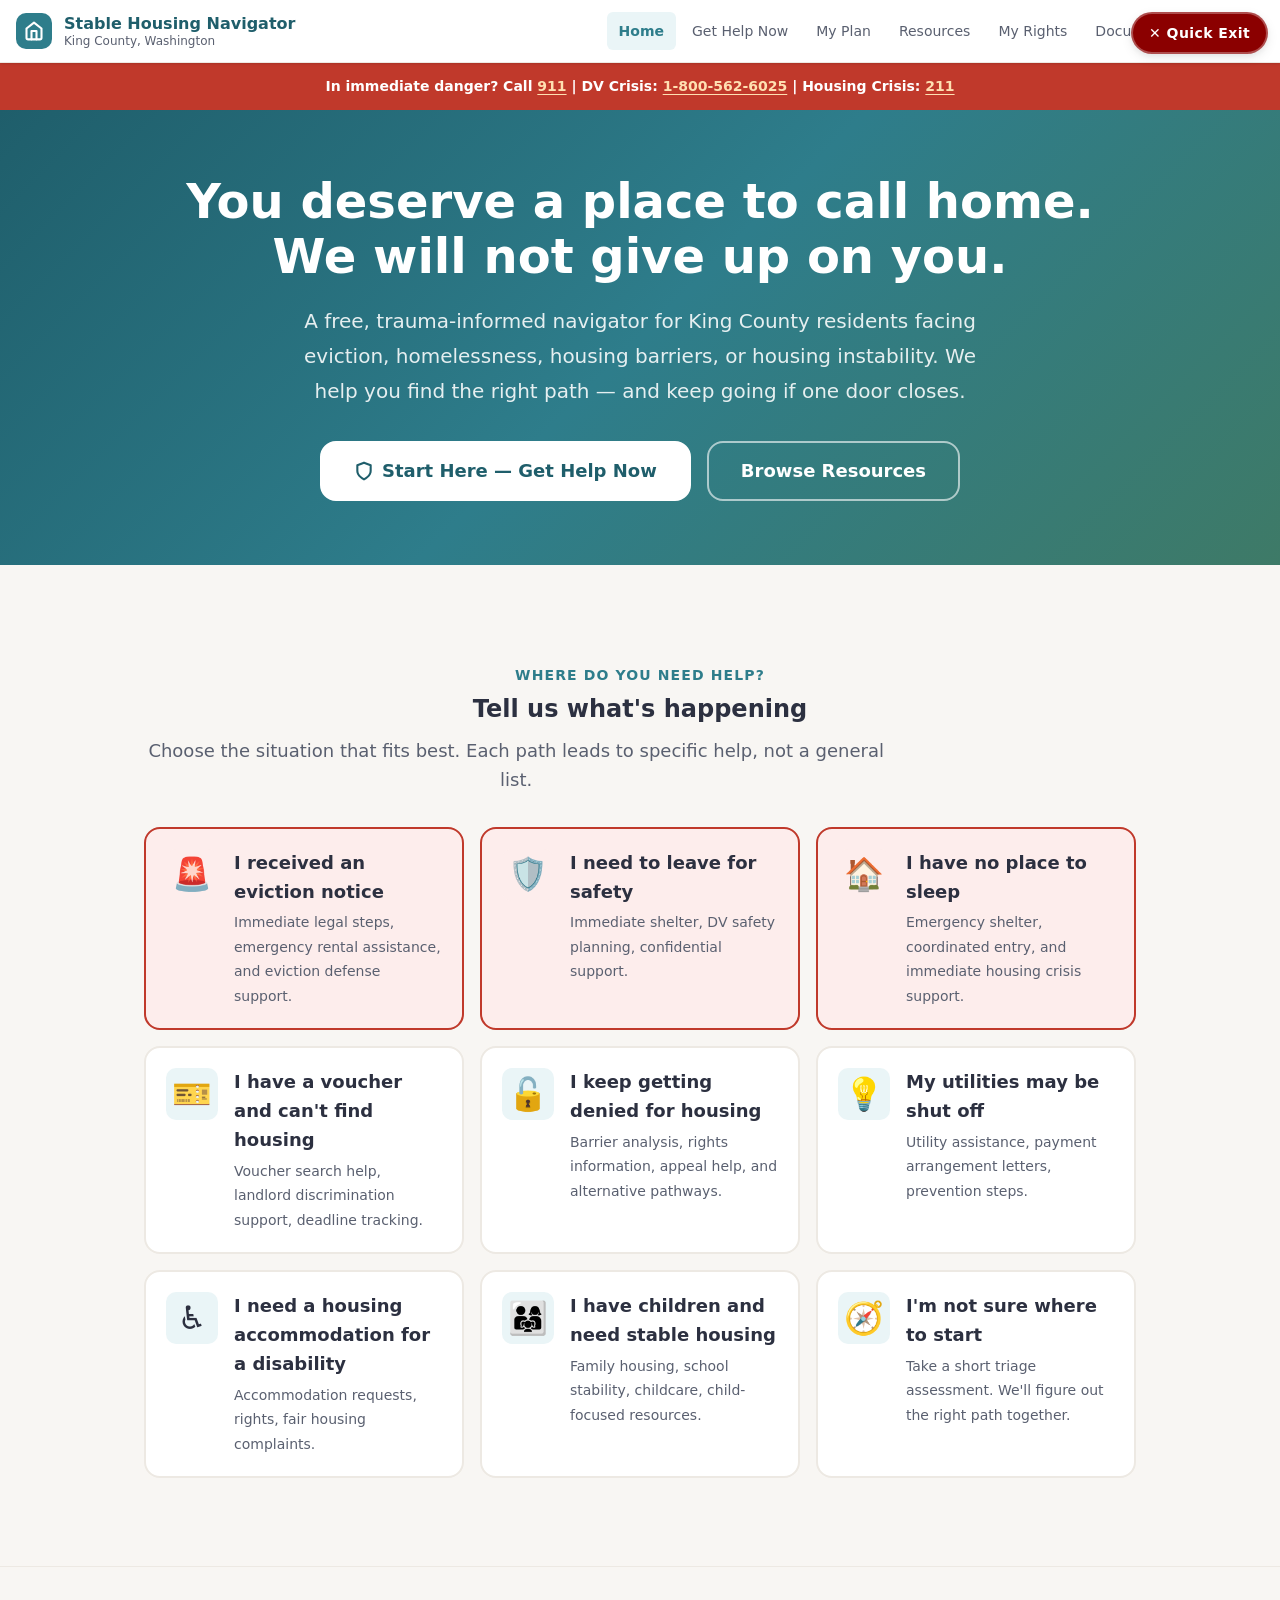
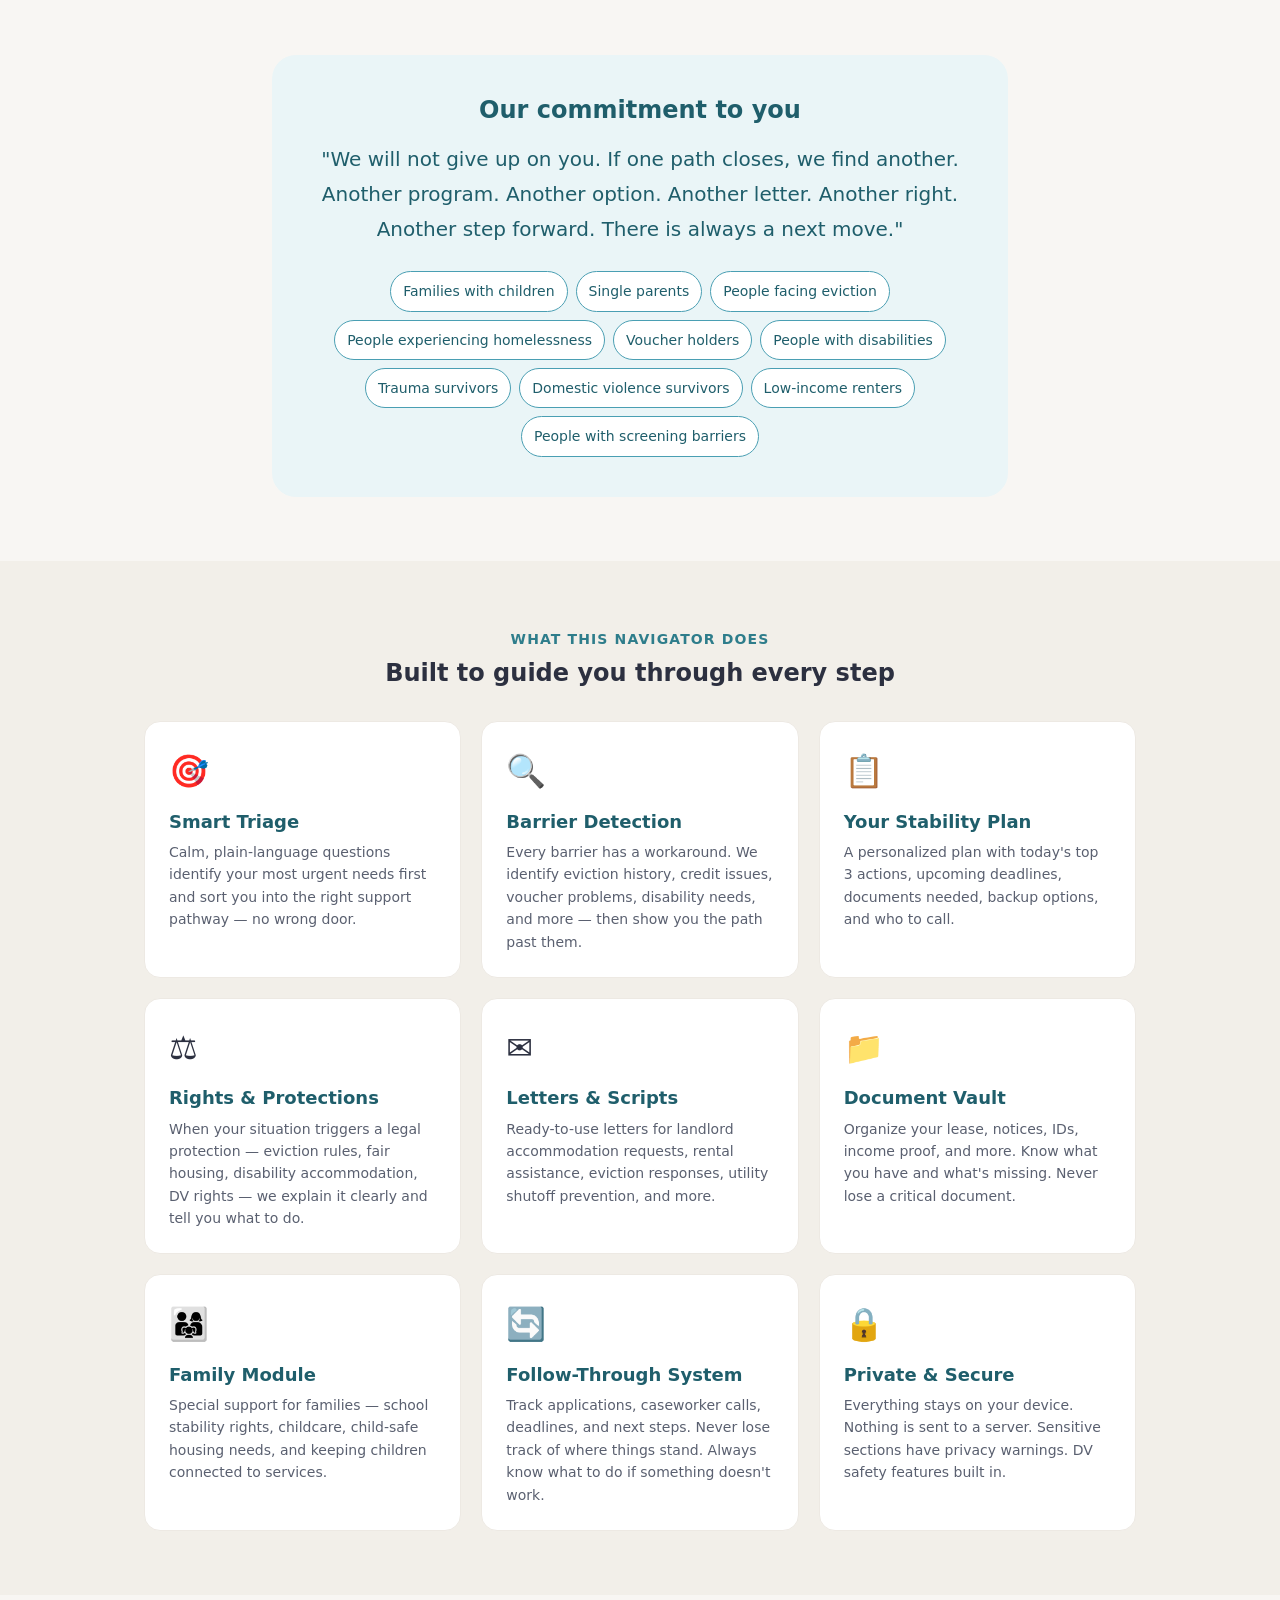
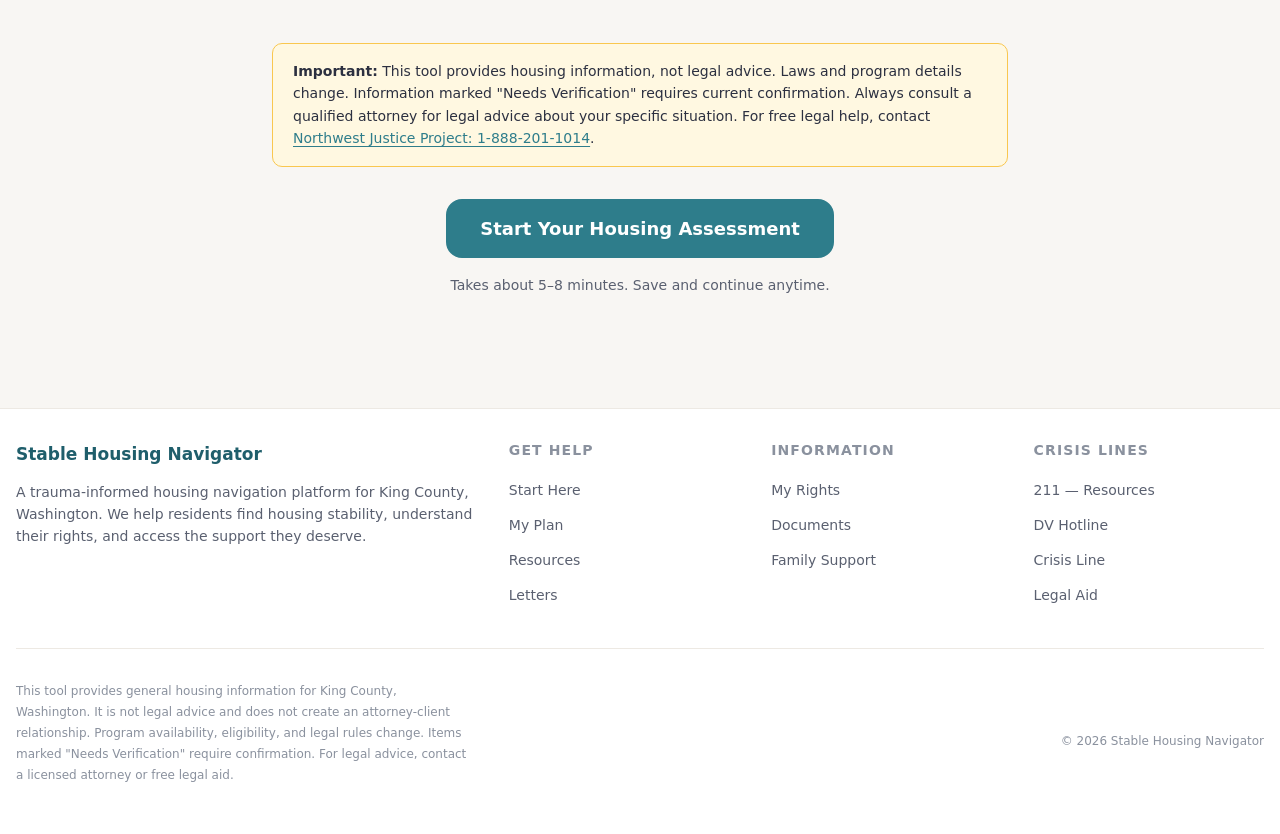
<file: stable-housing-navigator/index.html>
<!DOCTYPE html>
<html lang="en">
<head>
  <meta charset="UTF-8">
  <meta name="viewport" content="width=device-width, initial-scale=1.0">
  <title>Stable Housing Navigator — King County, Washington</title>
  <meta name="description" content="A trauma-informed digital housing navigator helping King County residents prevent eviction, access housing, and remain stably housed.">
  <link rel="stylesheet" href="css/main.css">
  <style>
    /* Landing-specific styles */
    .intro-section { padding: var(--space-16) 0; }
    .feature-grid { display: grid; gap: var(--space-5); grid-template-columns: 1fr; }
    .feature-card { background: var(--color-surface); border: 1px solid var(--color-border-light); border-radius: var(--radius-lg); padding: var(--space-6); }
    .feature-icon { font-size: 2rem; margin-bottom: var(--space-3); }
    .feature-card h3 { font-size: var(--font-size-lg); margin-bottom: var(--space-2); color: var(--color-primary-dark); }
    .feature-card p { font-size: var(--font-size-sm); color: var(--color-text-secondary); margin: 0; }
    .mission-box { background: var(--color-primary-faint); border-radius: var(--radius-xl); padding: var(--space-10) var(--space-8); text-align: center; }
    .mission-box p { font-size: var(--font-size-xl); color: var(--color-primary-dark); font-weight: 500; max-width: 60ch; margin: 0 auto; line-height: var(--line-height-relaxed); }
    .user-types { display: flex; flex-wrap: wrap; gap: var(--space-2); justify-content: center; margin-top: var(--space-6); }
    .user-type-tag { background: white; border: 1px solid var(--color-primary-light); color: var(--color-primary-dark); padding: var(--space-2) var(--space-3); border-radius: var(--radius-full); font-size: var(--font-size-sm); font-weight: 500; }
    @media (min-width: 640px) { .feature-grid { grid-template-columns: 1fr 1fr; } }
    @media (min-width: 1024px) { .feature-grid { grid-template-columns: 1fr 1fr 1fr; } }
  </style>
</head>
<body>

<!-- Safety Exit Button -->
<a href="https://weather.com" id="safetyExit" class="safety-exit" title="Quick exit — click to leave this page immediately">
  ✕ Quick Exit
</a>

<!-- Navigation -->
<nav class="site-nav" role="navigation" aria-label="Main navigation">
  <div class="nav-inner">
    <a href="index.html" class="nav-brand" aria-label="Stable Housing Navigator home">
      <div class="nav-brand-icon" aria-hidden="true">
        <svg width="20" height="20" viewBox="0 0 24 24" fill="none" stroke="white" stroke-width="2.5" stroke-linecap="round" stroke-linejoin="round"><path d="M3 9l9-7 9 7v11a2 2 0 01-2 2H5a2 2 0 01-2-2z"/><polyline points="9 22 9 12 15 12 15 22"/></svg>
      </div>
      <div class="nav-brand-text">
        <span class="nav-brand-name">Stable Housing Navigator</span>
        <span class="nav-brand-sub">King County, Washington</span>
      </div>
    </a>
    <ul class="nav-links" role="list">
      <li><a href="index.html">Home</a></li>
      <li><a href="triage.html">Get Help Now</a></li>
      <li><a href="plan.html">My Plan</a></li>
      <li><a href="resources.html">Resources</a></li>
      <li><a href="rights.html">My Rights</a></li>
      <li><a href="documents.html">Documents</a></li>
      <li><a href="letters.html">Letters</a></li>
    </ul>
    <button class="nav-mobile-toggle" id="navToggle" aria-label="Open navigation menu" aria-expanded="false" aria-controls="mobileMenu">
      <span></span><span></span><span></span>
    </button>
  </div>
  <div class="mobile-menu" id="mobileMenu" role="menu">
    <a href="index.html" role="menuitem">🏠 Home</a>
    <a href="triage.html" role="menuitem">🆘 Get Help Now</a>
    <a href="plan.html" role="menuitem">📋 My Plan</a>
    <a href="resources.html" role="menuitem">📞 Resources</a>
    <a href="rights.html" role="menuitem">⚖️ My Rights</a>
    <a href="documents.html" role="menuitem">📁 Documents</a>
    <a href="letters.html" role="menuitem">✉️ Letters &amp; Scripts</a>
  </div>
</nav>

<!-- Crisis Strip -->
<div class="crisis-strip" role="alert">
  <strong>In immediate danger?</strong> Call <a href="tel:911">911</a> | DV Crisis: <a href="tel:18005626025">1-800-562-6025</a> | Housing Crisis: <a href="tel:211">211</a>
</div>

<!-- Hero -->
<section class="hero" aria-labelledby="hero-heading">
  <div class="container">
    <h1 id="hero-heading">You deserve a place to call home.<br>We will not give up on you.</h1>
    <p>A free, trauma-informed navigator for King County residents facing eviction, homelessness, housing barriers, or housing instability. We help you find the right path — and keep going if one door closes.</p>
    <div class="hero-actions">
      <a href="triage.html" class="btn btn-primary btn-lg">
        <svg width="20" height="20" viewBox="0 0 24 24" fill="none" stroke="currentColor" stroke-width="2.5" stroke-linecap="round" stroke-linejoin="round" aria-hidden="true"><path d="M12 22s8-4 8-10V5l-8-3-8 3v7c0 6 8 10 8 10z"/></svg>
        Start Here — Get Help Now
      </a>
      <a href="resources.html" class="btn btn-secondary btn-lg">Browse Resources</a>
    </div>
  </div>
</section>

<main class="main-content" id="main">

  <!-- Immediate Pathways -->
  <section class="intro-section" aria-labelledby="pathways-heading">
    <div class="container">
      <div class="section-header text-center">
        <span class="section-eyebrow">Where do you need help?</span>
        <h2 id="pathways-heading">Tell us what's happening</h2>
        <p>Choose the situation that fits best. Each path leads to specific help, not a general list.</p>
      </div>

      <div class="pathway-grid">

        <a href="triage.html?start=eviction" class="pathway-card urgent" aria-label="I received an eviction notice — start emergency pathway">
          <div class="pathway-icon" aria-hidden="true">🚨</div>
          <div class="pathway-content">
            <div class="pathway-title">I received an eviction notice</div>
            <div class="pathway-desc">Immediate legal steps, emergency rental assistance, and eviction defense support.</div>
          </div>
        </a>

        <a href="triage.html?start=safety" class="pathway-card urgent" aria-label="I need to leave my home for safety — start safety pathway">
          <div class="pathway-icon" aria-hidden="true">🛡️</div>
          <div class="pathway-content">
            <div class="pathway-title">I need to leave for safety</div>
            <div class="pathway-desc">Immediate shelter, DV safety planning, confidential support.</div>
          </div>
        </a>

        <a href="triage.html?start=homeless" class="pathway-card urgent" aria-label="I have no place to sleep — start shelter pathway">
          <div class="pathway-icon" aria-hidden="true">🏠</div>
          <div class="pathway-content">
            <div class="pathway-title">I have no place to sleep</div>
            <div class="pathway-desc">Emergency shelter, coordinated entry, and immediate housing crisis support.</div>
          </div>
        </a>

        <a href="triage.html?start=voucher" class="pathway-card">
          <div class="pathway-icon" aria-hidden="true">🎫</div>
          <div class="pathway-content">
            <div class="pathway-title">I have a voucher and can't find housing</div>
            <div class="pathway-desc">Voucher search help, landlord discrimination support, deadline tracking.</div>
          </div>
        </a>

        <a href="triage.html?start=barriers" class="pathway-card">
          <div class="pathway-icon" aria-hidden="true">🔓</div>
          <div class="pathway-content">
            <div class="pathway-title">I keep getting denied for housing</div>
            <div class="pathway-desc">Barrier analysis, rights information, appeal help, and alternative pathways.</div>
          </div>
        </a>

        <a href="triage.html?start=utilities" class="pathway-card">
          <div class="pathway-icon" aria-hidden="true">💡</div>
          <div class="pathway-content">
            <div class="pathway-title">My utilities may be shut off</div>
            <div class="pathway-desc">Utility assistance, payment arrangement letters, prevention steps.</div>
          </div>
        </a>

        <a href="triage.html?start=disability" class="pathway-card">
          <div class="pathway-icon" aria-hidden="true">♿</div>
          <div class="pathway-content">
            <div class="pathway-title">I need a housing accommodation for a disability</div>
            <div class="pathway-desc">Accommodation requests, rights, fair housing complaints.</div>
          </div>
        </a>

        <a href="triage.html?start=family" class="pathway-card">
          <div class="pathway-icon" aria-hidden="true">👨‍👩‍👧</div>
          <div class="pathway-content">
            <div class="pathway-title">I have children and need stable housing</div>
            <div class="pathway-desc">Family housing, school stability, childcare, child-focused resources.</div>
          </div>
        </a>

        <a href="triage.html" class="pathway-card">
          <div class="pathway-icon" aria-hidden="true">🧭</div>
          <div class="pathway-content">
            <div class="pathway-title">I'm not sure where to start</div>
            <div class="pathway-desc">Take a short triage assessment. We'll figure out the right path together.</div>
          </div>
        </a>

      </div>
    </div>
  </section>

  <hr class="divider">

  <!-- Mission statement -->
  <section class="intro-section" aria-labelledby="mission-heading">
    <div class="container container--md">
      <div class="mission-box">
        <h2 id="mission-heading" class="mb-4" style="color: var(--color-primary-dark);">Our commitment to you</h2>
        <p>"We will not give up on you. If one path closes, we find another. Another program. Another option. Another letter. Another right. Another step forward. There is always a next move."</p>
        <div class="user-types" role="list" aria-label="People we serve">
          <span class="user-type-tag" role="listitem">Families with children</span>
          <span class="user-type-tag" role="listitem">Single parents</span>
          <span class="user-type-tag" role="listitem">People facing eviction</span>
          <span class="user-type-tag" role="listitem">People experiencing homelessness</span>
          <span class="user-type-tag" role="listitem">Voucher holders</span>
          <span class="user-type-tag" role="listitem">People with disabilities</span>
          <span class="user-type-tag" role="listitem">Trauma survivors</span>
          <span class="user-type-tag" role="listitem">Domestic violence survivors</span>
          <span class="user-type-tag" role="listitem">Low-income renters</span>
          <span class="user-type-tag" role="listitem">People with screening barriers</span>
        </div>
      </div>
    </div>
  </section>

  <!-- Features -->
  <section class="intro-section" aria-labelledby="features-heading" style="background: var(--color-surface-alt); padding: var(--space-16) 0;">
    <div class="container">
      <div class="section-header text-center">
        <span class="section-eyebrow">What this navigator does</span>
        <h2 id="features-heading">Built to guide you through every step</h2>
      </div>
      <div class="feature-grid">
        <div class="feature-card">
          <div class="feature-icon" aria-hidden="true">🎯</div>
          <h3>Smart Triage</h3>
          <p>Calm, plain-language questions identify your most urgent needs first and sort you into the right support pathway — no wrong door.</p>
        </div>
        <div class="feature-card">
          <div class="feature-icon" aria-hidden="true">🔍</div>
          <h3>Barrier Detection</h3>
          <p>Every barrier has a workaround. We identify eviction history, credit issues, voucher problems, disability needs, and more — then show you the path past them.</p>
        </div>
        <div class="feature-card">
          <div class="feature-icon" aria-hidden="true">📋</div>
          <h3>Your Stability Plan</h3>
          <p>A personalized plan with today's top 3 actions, upcoming deadlines, documents needed, backup options, and who to call.</p>
        </div>
        <div class="feature-card">
          <div class="feature-icon" aria-hidden="true">⚖️</div>
          <h3>Rights & Protections</h3>
          <p>When your situation triggers a legal protection — eviction rules, fair housing, disability accommodation, DV rights — we explain it clearly and tell you what to do.</p>
        </div>
        <div class="feature-card">
          <div class="feature-icon" aria-hidden="true">✉️</div>
          <h3>Letters & Scripts</h3>
          <p>Ready-to-use letters for landlord accommodation requests, rental assistance, eviction responses, utility shutoff prevention, and more.</p>
        </div>
        <div class="feature-card">
          <div class="feature-icon" aria-hidden="true">📁</div>
          <h3>Document Vault</h3>
          <p>Organize your lease, notices, IDs, income proof, and more. Know what you have and what's missing. Never lose a critical document.</p>
        </div>
        <div class="feature-card">
          <div class="feature-icon" aria-hidden="true">👨‍👩‍👧</div>
          <h3>Family Module</h3>
          <p>Special support for families — school stability rights, childcare, child-safe housing needs, and keeping children connected to services.</p>
        </div>
        <div class="feature-card">
          <div class="feature-icon" aria-hidden="true">🔄</div>
          <h3>Follow-Through System</h3>
          <p>Track applications, caseworker calls, deadlines, and next steps. Never lose track of where things stand. Always know what to do if something doesn't work.</p>
        </div>
        <div class="feature-card">
          <div class="feature-icon" aria-hidden="true">🔒</div>
          <h3>Private & Secure</h3>
          <p>Everything stays on your device. Nothing is sent to a server. Sensitive sections have privacy warnings. DV safety features built in.</p>
        </div>
      </div>
    </div>
  </section>

  <!-- Legal Notice -->
  <section style="padding: var(--space-12) 0;">
    <div class="container container--md">
      <div class="legal-notice" role="note">
        <strong>Important:</strong> This tool provides housing information, not legal advice. Laws and program details change. Information marked "Needs Verification" requires current confirmation. Always consult a qualified attorney for legal advice about your specific situation. For free legal help, contact <a href="tel:18882011014">Northwest Justice Project: 1-888-201-1014</a>.
      </div>
      <div style="text-align: center; margin-top: var(--space-8);">
        <a href="triage.html" class="btn btn-primary btn-lg">
          Start Your Housing Assessment
        </a>
        <p class="text-muted text-small mt-4">Takes about 5–8 minutes. Save and continue anytime.</p>
      </div>
    </div>
  </section>

</main>

<!-- Footer -->
<footer class="site-footer" role="contentinfo">
  <div class="footer-inner">
    <div class="footer-top">
      <div class="footer-brand">
        <strong style="color: var(--color-primary-dark);">Stable Housing Navigator</strong>
        <p>A trauma-informed housing navigation platform for King County, Washington. We help residents find housing stability, understand their rights, and access the support they deserve.</p>
      </div>
      <div class="footer-links">
        <h4>Get Help</h4>
        <ul>
          <li><a href="triage.html">Start Here</a></li>
          <li><a href="plan.html">My Plan</a></li>
          <li><a href="resources.html">Resources</a></li>
          <li><a href="letters.html">Letters</a></li>
        </ul>
      </div>
      <div class="footer-links">
        <h4>Information</h4>
        <ul>
          <li><a href="rights.html">My Rights</a></li>
          <li><a href="documents.html">Documents</a></li>
          <li><a href="family.html">Family Support</a></li>
        </ul>
      </div>
      <div class="footer-links">
        <h4>Crisis Lines</h4>
        <ul>
          <li><a href="tel:211">211 — Resources</a></li>
          <li><a href="tel:18005626025">DV Hotline</a></li>
          <li><a href="tel:8664274747">Crisis Line</a></li>
          <li><a href="tel:18882011014">Legal Aid</a></li>
        </ul>
      </div>
    </div>
    <div class="footer-bottom">
      <p class="footer-disclaimer">
        This tool provides general housing information for King County, Washington. It is not legal advice and does not create an attorney-client relationship. Program availability, eligibility, and legal rules change. Items marked "Needs Verification" require confirmation. For legal advice, contact a licensed attorney or free legal aid.
      </p>
      <p style="font-size: var(--font-size-xs); color: var(--color-text-muted);">© <span id="currentYear"></span> Stable Housing Navigator</p>
    </div>
  </div>
</footer>

<script type="module" src="js/app.js"></script>
</body>
</html>
</file>
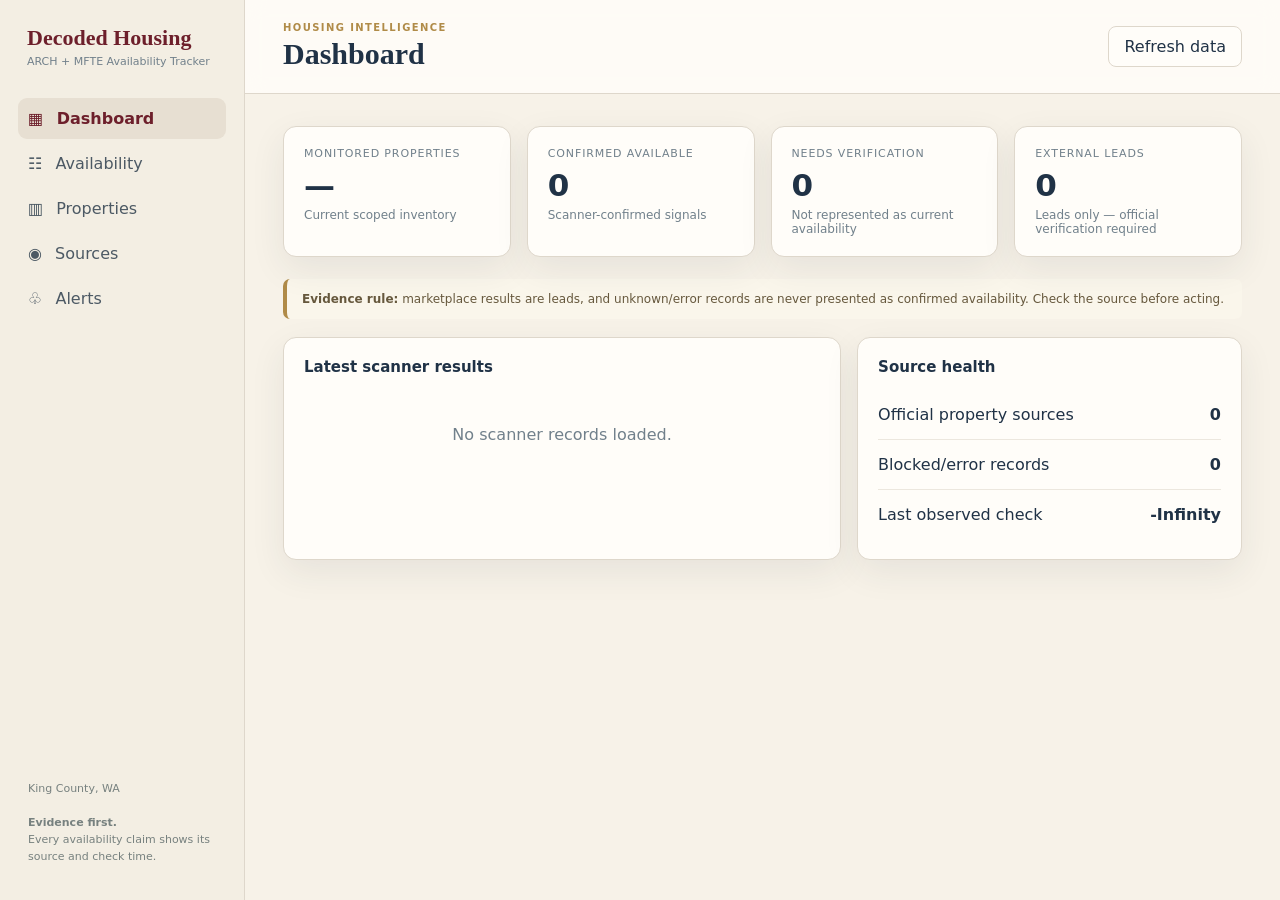
<file: web/index.html>
<!doctype html>
<html lang="en">
<head>
  <meta charset="utf-8" />
  <meta name="viewport" content="width=device-width,initial-scale=1" />
  <meta name="description" content="Decoded Housing — ARCH + MFTE Availability Tracker" />
  <title>Decoded Housing</title>
  <link rel="stylesheet" href="styles.css" />
</head>
<body>
  <div class="app">
    <aside class="sidebar">
      <div class="brand"><div class="brand-name">Decoded Housing</div><div class="brand-sub">ARCH + MFTE Availability Tracker</div></div>
      <nav id="nav">
        <button class="nav active" data-view="dashboard">▦ <span>Dashboard</span></button>
        <button class="nav" data-view="availability">☷ <span>Availability</span></button>
        <button class="nav" data-view="properties">▥ <span>Properties</span></button>
        <button class="nav" data-view="sources">◉ <span>Sources</span></button>
        <button class="nav" data-view="alerts">♧ <span>Alerts</span></button>
      </nav>
      <div class="integrity">King County, WA<br><br><b>Evidence first.</b><br>Every availability claim shows its source and check time.</div>
    </aside>
    <main class="main">
      <header class="topbar"><div><div class="eyebrow">HOUSING INTELLIGENCE</div><h1 id="title">Dashboard</h1></div><button id="refresh" class="button">Refresh data</button></header>
      <section id="content" class="content"></section>
    </main>
  </div>
  <script src="app.js" defer></script>
</body>
</html>
</file>
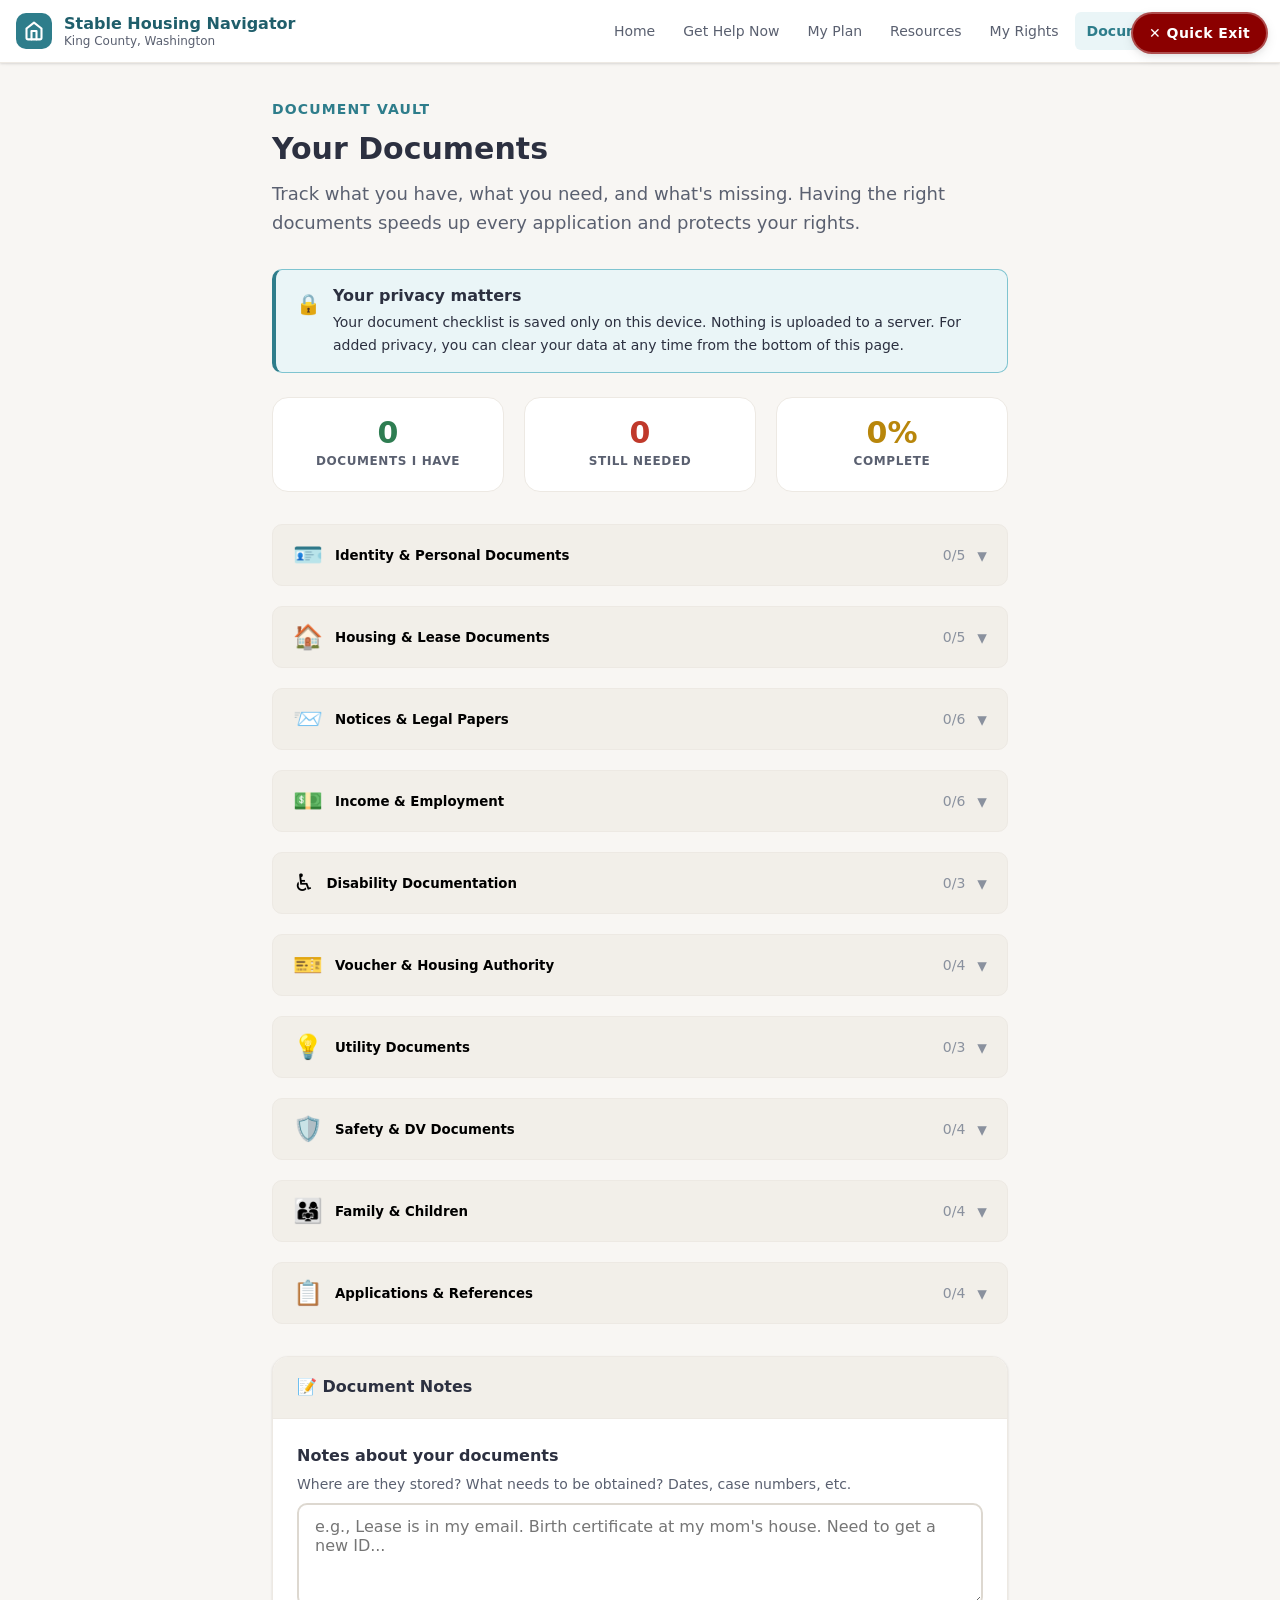
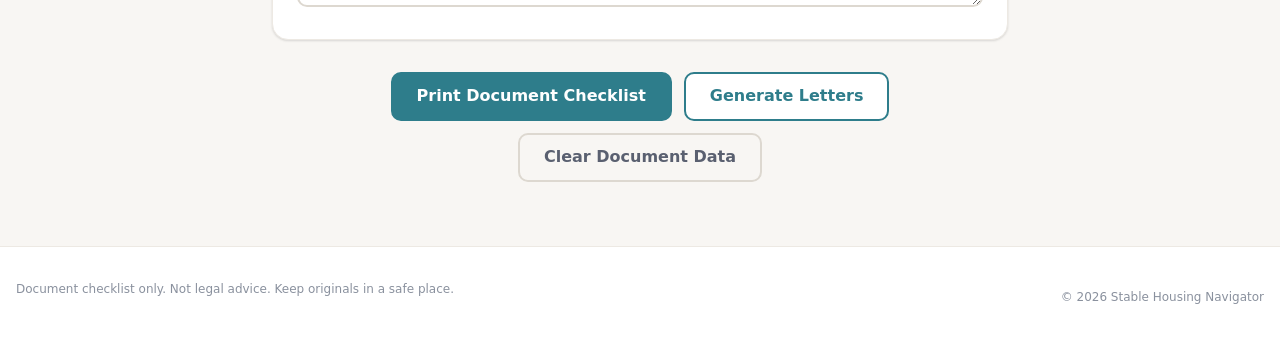
<file: stable-housing-navigator/documents.html>
<!DOCTYPE html>
<html lang="en">
<head>
  <meta charset="UTF-8">
  <meta name="viewport" content="width=device-width, initial-scale=1.0">
  <title>Document Vault — Stable Housing Navigator</title>
  <link rel="stylesheet" href="css/main.css">
  <style>
    .doc-category { margin-bottom: var(--space-5); }
    .doc-cat-toggle { display: flex; align-items: center; gap: var(--space-3); padding: var(--space-4) var(--space-5); background: var(--color-surface-alt); border-radius: var(--radius-md); cursor: pointer; border: 1px solid var(--color-border-light); width: 100%; text-align: left; }
    .doc-cat-toggle:hover { background: var(--color-primary-faint); border-color: var(--color-primary-light); }
    .doc-cat-icon { font-size: 1.5rem; }
    .doc-cat-name { font-weight: 700; flex: 1; }
    .doc-cat-status { font-size: var(--font-size-sm); }
    .doc-cat-body { display: none; padding: var(--space-4) 0 0; }
    .doc-cat-body.open { display: block; }
    .doc-checklist-item { display: flex; align-items: flex-start; gap: var(--space-3); padding: var(--space-3) var(--space-4); border: 1px solid var(--color-border-light); border-radius: var(--radius-md); margin-bottom: var(--space-2); background: var(--color-surface); }
    .doc-checklist-item.have { border-left: 3px solid var(--color-success); background: var(--color-success-faint); }
    .doc-checklist-item.missing { border-left: 3px solid var(--color-danger-faint); }
    .doc-status-toggle { flex-shrink: 0; margin-top: 2px; }
    .doc-status-toggle input { width: 18px; height: 18px; accent-color: var(--color-secondary); }
    .doc-item-label { font-weight: 600; font-size: var(--font-size-sm); }
    .doc-item-desc { font-size: var(--font-size-xs); color: var(--color-text-secondary); margin-top: 2px; }
    .doc-item-note { font-size: var(--font-size-xs); color: var(--color-text-muted); margin-top: var(--space-1); font-style: italic; }
    .doc-actions { display: flex; gap: var(--space-2); margin-top: var(--space-2); }
    .overall-status { display: flex; gap: var(--space-5); flex-wrap: wrap; margin-bottom: var(--space-8); }
    .status-box { background: var(--color-surface); border: 1px solid var(--color-border-light); border-radius: var(--radius-lg); padding: var(--space-5); text-align: center; flex: 1; min-width: 120px; }
    .status-box .num { font-size: var(--font-size-3xl); font-weight: 800; line-height: 1; }
    .status-box .lbl { font-size: var(--font-size-xs); text-transform: uppercase; letter-spacing: 0.05em; color: var(--color-text-secondary); margin-top: var(--space-1); font-weight: 600; }
    .status-box.green .num { color: var(--color-success); }
    .status-box.red .num { color: var(--color-danger); }
    .status-box.yellow .num { color: var(--color-warn); }
  </style>
</head>
<body>
<a href="https://weather.com" id="safetyExit" class="safety-exit">✕ Quick Exit</a>
<nav class="site-nav" role="navigation">
  <div class="nav-inner">
    <a href="index.html" class="nav-brand">
      <div class="nav-brand-icon"><svg width="20" height="20" viewBox="0 0 24 24" fill="none" stroke="white" stroke-width="2.5" stroke-linecap="round" stroke-linejoin="round"><path d="M3 9l9-7 9 7v11a2 2 0 01-2 2H5a2 2 0 01-2-2z"/><polyline points="9 22 9 12 15 12 15 22"/></svg></div>
      <div class="nav-brand-text"><span class="nav-brand-name">Stable Housing Navigator</span><span class="nav-brand-sub">King County, Washington</span></div>
    </a>
    <ul class="nav-links">
      <li><a href="index.html">Home</a></li><li><a href="triage.html">Get Help Now</a></li>
      <li><a href="plan.html">My Plan</a></li><li><a href="resources.html">Resources</a></li>
      <li><a href="rights.html">My Rights</a></li><li><a href="documents.html" class="active">Documents</a></li><li><a href="letters.html">Letters</a></li>
    </ul>
    <button class="nav-mobile-toggle" id="navToggle" aria-label="Open menu"><span></span><span></span><span></span></button>
  </div>
  <div class="mobile-menu" id="mobileMenu">
    <a href="index.html">🏠 Home</a><a href="triage.html">🆘 Get Help Now</a><a href="plan.html">📋 My Plan</a>
    <a href="resources.html">📞 Resources</a><a href="rights.html">⚖️ My Rights</a>
    <a href="documents.html">📁 Documents</a><a href="letters.html">✉️ Letters</a>
  </div>
</nav>

<main class="main-content">
  <div class="container container--md">

    <div class="section-header">
      <span class="section-eyebrow">Document Vault</span>
      <h1>Your Documents</h1>
      <p>Track what you have, what you need, and what's missing. Having the right documents speeds up every application and protects your rights.</p>
    </div>

    <!-- Privacy Notice -->
    <div class="alert alert-info mb-6">
      <span class="alert-icon">🔒</span>
      <div class="alert-content">
        <h4>Your privacy matters</h4>
        <p>Your document checklist is saved only on this device. Nothing is uploaded to a server. For added privacy, you can clear your data at any time from the bottom of this page.</p>
      </div>
    </div>

    <!-- Overall status -->
    <div class="overall-status" id="overallStatus">
      <div class="status-box green"><div class="num" id="docHaveCount">0</div><div class="lbl">Documents I have</div></div>
      <div class="status-box red"><div class="num" id="docMissingCount">0</div><div class="lbl">Still needed</div></div>
      <div class="status-box yellow"><div class="num" id="docPercentage">0%</div><div class="lbl">Complete</div></div>
    </div>

    <!-- Missing documents alert -->
    <div id="missingAlert" style="display:none;" class="alert alert-warn mb-6">
      <span class="alert-icon">📋</span>
      <div class="alert-content">
        <h4>Documents still needed</h4>
        <p id="missingAlertText">You have missing documents that are needed for housing applications. See the checklist below.</p>
      </div>
    </div>

    <!-- Document categories -->
    <div id="docCategories"></div>

    <!-- Notes area -->
    <div class="card mt-8">
      <div class="card-header"><h3 style="margin:0; font-size:var(--font-size-base);">📝 Document Notes</h3></div>
      <div class="card-body">
        <label class="form-label" for="docNotes">Notes about your documents</label>
        <span class="form-sublabel">Where are they stored? What needs to be obtained? Dates, case numbers, etc.</span>
        <textarea class="form-textarea" id="docNotes" rows="4" placeholder="e.g., Lease is in my email. Birth certificate at my mom's house. Need to get a new ID..." oninput="saveNotes()"></textarea>
      </div>
    </div>

    <div class="flex flex-wrap gap-3 mt-8" style="justify-content:center;">
      <button class="btn btn-primary" onclick="printDocList()">Print Document Checklist</button>
      <a href="letters.html" class="btn btn-secondary">Generate Letters</a>
      <button class="btn btn-ghost" onclick="clearDocData()">Clear Document Data</button>
    </div>

  </div>
</main>

<footer class="site-footer"><div class="footer-inner"><div class="footer-bottom">
  <p class="footer-disclaimer">Document checklist only. Not legal advice. Keep originals in a safe place.</p>
  <p style="font-size:var(--font-size-xs);color:var(--color-text-muted);">© <span id="currentYear"></span> Stable Housing Navigator</p>
</div></div></footer>

<script type="module" src="js/app.js"></script>
<script>
const DOC_CATEGORIES = [
  {
    id: 'identity',
    icon: '🪪',
    name: 'Identity & Personal Documents',
    priority: 'Required for most housing applications',
    items: [
      { id: 'state_id', label: 'State ID or Driver\'s License', desc: 'Current government-issued photo ID', note: 'Most programs require this. Get help at 211 if you need ID assistance.' },
      { id: 'passport', label: 'Passport (if available)', desc: 'US or foreign passport' },
      { id: 'birth_cert', label: 'Birth Certificate', desc: 'Original or certified copy' },
      { id: 'ssn_card', label: 'Social Security Card', desc: 'Or SSA letter confirming your SSN' },
      { id: 'itin', label: 'ITIN Letter (if no SSN)', desc: 'IRS Individual Taxpayer ID Number', note: 'Some programs accept ITIN for identification.' },
    ]
  },
  {
    id: 'housing',
    icon: '🏠',
    name: 'Housing & Lease Documents',
    priority: 'Needed for eviction defense and rental applications',
    items: [
      { id: 'lease', label: 'Current Lease or Rental Agreement', desc: 'Signed copy of your lease', note: 'Keep every page including addendums.' },
      { id: 'lease_prev', label: 'Previous Lease(s)', desc: 'Prior leases if applying for housing', note: 'Landlords often ask for rental history.' },
      { id: 'rent_receipts', label: 'Rent Receipts or Payment Records', desc: 'Proof of rent payments', note: 'Especially important if landlord claims non-payment.' },
      { id: 'rental_ledger', label: 'Rental Ledger (from landlord)', desc: 'Record of rent charges and payments' },
      { id: 'move_in_inspection', label: 'Move-In Inspection Report', desc: 'Documents the condition of unit at move-in' },
    ]
  },
  {
    id: 'notices',
    icon: '📨',
    name: 'Notices & Legal Papers',
    priority: 'Critical for eviction defense — do NOT discard',
    items: [
      { id: 'eviction_notice', label: 'Eviction Notice(s)', desc: 'Pay-or-vacate, comply-or-vacate, or no-cause notice', note: 'KEEP THE ORIGINAL. Note the date you received it.' },
      { id: 'court_summons', label: 'Eviction Court Summons / Summons and Complaint', desc: 'Court papers with your hearing date', note: 'Call legal aid IMMEDIATELY if you have this: 1-888-201-1014.' },
      { id: 'court_judgment', label: 'Court Judgment (if any)', desc: 'Any court decision in a housing case' },
      { id: 'lockout_notice', label: 'Lockout or Lock Change Notice', desc: 'Any notice about being locked out' },
      { id: 'denial_letter', label: 'Housing Denial Letters', desc: 'Letters denying housing applications', note: 'Keep denial letters — they may have appeal rights.' },
      { id: 'landlord_comm', label: 'Landlord Communications', desc: 'Letters, texts, emails from landlord', note: 'Screenshot text messages. Keep all written communications.' },
    ]
  },
  {
    id: 'income',
    icon: '💵',
    name: 'Income & Employment',
    priority: 'Required for rental assistance and housing applications',
    items: [
      { id: 'pay_stubs', label: 'Recent Pay Stubs (last 2–3 months)', desc: 'Employment income verification' },
      { id: 'employer_letter', label: 'Employer Verification Letter', desc: 'Letter from employer confirming income', note: 'Ask HR or your manager for this.' },
      { id: 'tax_return', label: 'Most Recent Tax Return', desc: 'Previous year federal tax return' },
      { id: 'benefits_award', label: 'Benefits Award Letters', desc: 'SSA, DSHS, unemployment, or other benefit letters', note: 'Must show the monthly amount and dates.' },
      { id: 'bank_statements', label: 'Bank Statements (2–3 months)', desc: 'May be required by some programs' },
      { id: 'self_employment', label: 'Self-Employment Documentation', desc: 'Business records, invoices, or tax documents' },
    ]
  },
  {
    id: 'disability',
    icon: '♿',
    name: 'Disability Documentation',
    priority: 'Needed for accommodations and some housing preferences',
    items: [
      { id: 'disability_letter', label: 'Healthcare Provider Letter', desc: 'Letter confirming you have a disability affecting housing', note: 'Does NOT need to include your diagnosis. Just confirmation of disability and need for accommodation.' },
      { id: 'ssi_ssdi', label: 'SSI/SSDI Award Letter', desc: 'Social Security disability benefit letter' },
      { id: 'section504', label: 'Section 504 or ADA Documentation', desc: 'Existing disability documentation from school or employer' },
    ]
  },
  {
    id: 'voucher',
    icon: '🎫',
    name: 'Voucher & Housing Authority',
    priority: 'Required for voucher housing programs',
    items: [
      { id: 'voucher_letter', label: 'Voucher Award Letter', desc: 'Your Housing Choice Voucher or other rental subsidy' },
      { id: 'voucher_briefing', label: 'Voucher Briefing Packet', desc: 'Materials from your housing authority briefing' },
      { id: 'housing_authority_correspondence', label: 'Housing Authority Correspondence', desc: 'Any letters or notices from KCHA or SHA' },
      { id: 'rta', label: 'Request for Tenancy Approval (RFTA)', desc: 'Form completed by landlord for voucher approval' },
    ]
  },
  {
    id: 'utilities',
    icon: '💡',
    name: 'Utility Documents',
    priority: 'Needed for utility assistance programs',
    items: [
      { id: 'utility_bills', label: 'Recent Utility Bills', desc: 'Last 2–3 months of utility statements' },
      { id: 'shutoff_notice', label: 'Utility Shutoff Notice', desc: 'Any shut-off or disconnection notice', note: 'Keep this — required to access emergency utility assistance.' },
      { id: 'utility_arrears_letter', label: 'Past-Due Amount Letter', desc: 'Written confirmation of amount owed to utility company' },
    ]
  },
  {
    id: 'safety',
    icon: '🛡️',
    name: 'Safety & DV Documents',
    priority: 'Handle with care — store securely',
    items: [
      { id: 'police_report', label: 'Police Report', desc: 'If applicable — not required for DV protections' },
      { id: 'protective_order', label: 'Protective Order or Restraining Order', desc: 'Keep copies — may be needed for housing preferences' },
      { id: 'dv_certification', label: 'DV Self-Certification or Third-Party Certification', desc: 'For VAWA housing protections' },
      { id: 'relocation_docs', label: 'Relocation or Emergency Transfer Request', desc: 'For VAWA emergency transfer from subsidized housing' },
    ]
  },
  {
    id: 'family',
    icon: '👨‍👩‍👧',
    name: 'Family & Children',
    priority: 'Needed for family-size unit applications and school stability',
    items: [
      { id: 'birth_certs_kids', label: "Children's Birth Certificates", desc: 'Proof of children in household' },
      { id: 'custody_order', label: 'Custody Order (if applicable)', desc: 'Court custody order', note: 'Landlords may ask about household composition.' },
      { id: 'school_records', label: "Children's School Enrollment", desc: 'Proof of school enrollment — helpful for McKinney-Vento rights' },
      { id: 'mckinney_letter', label: 'McKinney-Vento Homeless Designation', desc: 'From school district — confirms housing instability for school rights' },
    ]
  },
  {
    id: 'applications',
    icon: '📋',
    name: 'Applications & References',
    priority: 'Build your application packet',
    items: [
      { id: 'rental_applications', label: 'Rental Applications (copies)', desc: 'Keep copies of every application you submit' },
      { id: 'reference_letters', label: 'Reference or Character Letters', desc: 'Letters from employers, pastors, former landlords, or others' },
      { id: 'screening_results', label: 'Background/Credit Screening Results', desc: 'Copy of your own screening report', note: 'You can request your own report from tenant screening companies.' },
      { id: 'explanation_letters', label: 'Application Explanation Letters', desc: 'Letters explaining past eviction, background, or other barriers' },
    ]
  },
];

let docState = {};

function loadDocState() {
  try {
    const raw = localStorage.getItem('shn_docs');
    if (raw) docState = JSON.parse(raw);
    const notes = localStorage.getItem('shn_doc_notes');
    if (notes) document.getElementById('docNotes').value = notes;
  } catch(e) {}
}

function saveDocState() {
  try {
    localStorage.setItem('shn_docs', JSON.stringify(docState));
    updateStats();
  } catch(e) {}
}

function saveNotes() {
  try {
    localStorage.setItem('shn_doc_notes', document.getElementById('docNotes').value);
  } catch(e) {}
}

function renderCategories() {
  const container = document.getElementById('docCategories');
  container.innerHTML = DOC_CATEGORIES.map(cat => {
    const items = cat.items;
    const haveCount = items.filter(i => docState[i.id] === 'have').length;

    return `
      <div class="doc-category">
        <button class="doc-cat-toggle" onclick="toggleCat('cat-${cat.id}', this)" aria-expanded="false">
          <span class="doc-cat-icon">${cat.icon}</span>
          <span class="doc-cat-name">${cat.name}</span>
          <span class="doc-cat-status" style="color:${haveCount === items.length ? 'var(--color-success)' : haveCount > 0 ? 'var(--color-warn)' : 'var(--color-text-muted)'};">
            ${haveCount}/${items.length}
          </span>
          <span style="color:var(--color-text-muted); font-size:1.2rem;">▾</span>
        </button>
        <div class="doc-cat-body" id="cat-${cat.id}">
          <div style="font-size:var(--font-size-sm);color:var(--color-text-secondary);padding:var(--space-2) var(--space-4) var(--space-3); font-style:italic;">${cat.priority}</div>
          ${items.map(item => renderDocItem(item)).join('')}
        </div>
      </div>
    `;
  }).join('');
}

function renderDocItem(item) {
  const status = docState[item.id] || 'unknown';
  const cls = status === 'have' ? 'have' : status === 'missing' ? 'missing' : '';
  return `
    <div class="doc-checklist-item ${cls}" id="doc-${item.id}">
      <div class="doc-status-toggle">
        <input type="checkbox" id="chk-${item.id}" ${status === 'have' ? 'checked' : ''} onchange="toggleDocStatus('${item.id}', this.checked)" aria-label="${item.label}">
      </div>
      <div style="flex:1;">
        <div class="doc-item-label" for="chk-${item.id}">${item.label}</div>
        <div class="doc-item-desc">${item.desc}</div>
        ${item.note ? `<div class="doc-item-note">💡 ${item.note}</div>` : ''}
        <div class="doc-actions">
          <select style="font-size:0.8rem;padding:3px 8px;border-radius:6px;border:1px solid var(--color-border);" onchange="setDocStatus('${item.id}', this.value)" aria-label="Status for ${item.label}">
            <option value="unknown" ${status==='unknown'?'selected':''}>Status unknown</option>
            <option value="have" ${status==='have'?'selected':''}>✅ I have this</option>
            <option value="missing" ${status==='missing'?'selected':''}>❌ I need this</option>
            <option value="not_applicable" ${status==='not_applicable'?'selected':''}>— Not applicable</option>
          </select>
        </div>
      </div>
    </div>
  `;
}

function toggleCat(id, btn) {
  const body = document.getElementById(id);
  const isOpen = body.classList.contains('open');
  body.classList.toggle('open');
  btn.setAttribute('aria-expanded', !isOpen);
  const arrow = btn.querySelector('span:last-child');
  if (arrow) arrow.style.transform = isOpen ? '' : 'rotate(180deg)';
}

function toggleDocStatus(id, checked) {
  docState[id] = checked ? 'have' : 'missing';
  saveDocState();
  // Update the select
  const sel = document.querySelector(`[onchange="setDocStatus('${id}', this.value)"]`);
  if (sel) sel.value = docState[id];
  // Update classes
  updateItemClass(id);
}

function setDocStatus(id, value) {
  docState[id] = value;
  const chk = document.getElementById(`chk-${id}`);
  if (chk) chk.checked = value === 'have';
  saveDocState();
  updateItemClass(id);
}

function updateItemClass(id) {
  const el = document.getElementById(`doc-${id}`);
  if (!el) return;
  el.className = 'doc-checklist-item';
  if (docState[id] === 'have') el.classList.add('have');
  if (docState[id] === 'missing') el.classList.add('missing');
}

function updateStats() {
  let have = 0, missing = 0, total = 0;
  DOC_CATEGORIES.forEach(cat => {
    cat.items.forEach(item => {
      total++;
      if (docState[item.id] === 'have') have++;
      if (docState[item.id] === 'missing') missing++;
    });
  });
  const pct = total > 0 ? Math.round(have / total * 100) : 0;
  document.getElementById('docHaveCount').textContent = have;
  document.getElementById('docMissingCount').textContent = missing;
  document.getElementById('docPercentage').textContent = pct + '%';

  if (missing > 0) {
    document.getElementById('missingAlert').style.display = 'flex';
    document.getElementById('missingAlertText').textContent = `You still need ${missing} document${missing !== 1 ? 's' : ''}. Check the categories below to see what's needed.`;
  } else if (have > 0) {
    document.getElementById('missingAlert').style.display = 'none';
  }

  // Save to main session
  try {
    const session = JSON.parse(localStorage.getItem('shn_session') || '{}');
    session.documents = Object.entries(docState).map(([id, status]) => ({id, status}));
    localStorage.setItem('shn_session', JSON.stringify(session));
  } catch(e) {}
}

function printDocList() {
  window.print();
}

function clearDocData() {
  if (confirm('Clear all document status data? This cannot be undone.')) {
    docState = {};
    localStorage.removeItem('shn_docs');
    localStorage.removeItem('shn_doc_notes');
    renderCategories();
    updateStats();
    document.getElementById('docNotes').value = '';
  }
}

document.getElementById('currentYear').textContent = new Date().getFullYear();
loadDocState();
renderCategories();
updateStats();
</script>
</body>
</html>
</file>
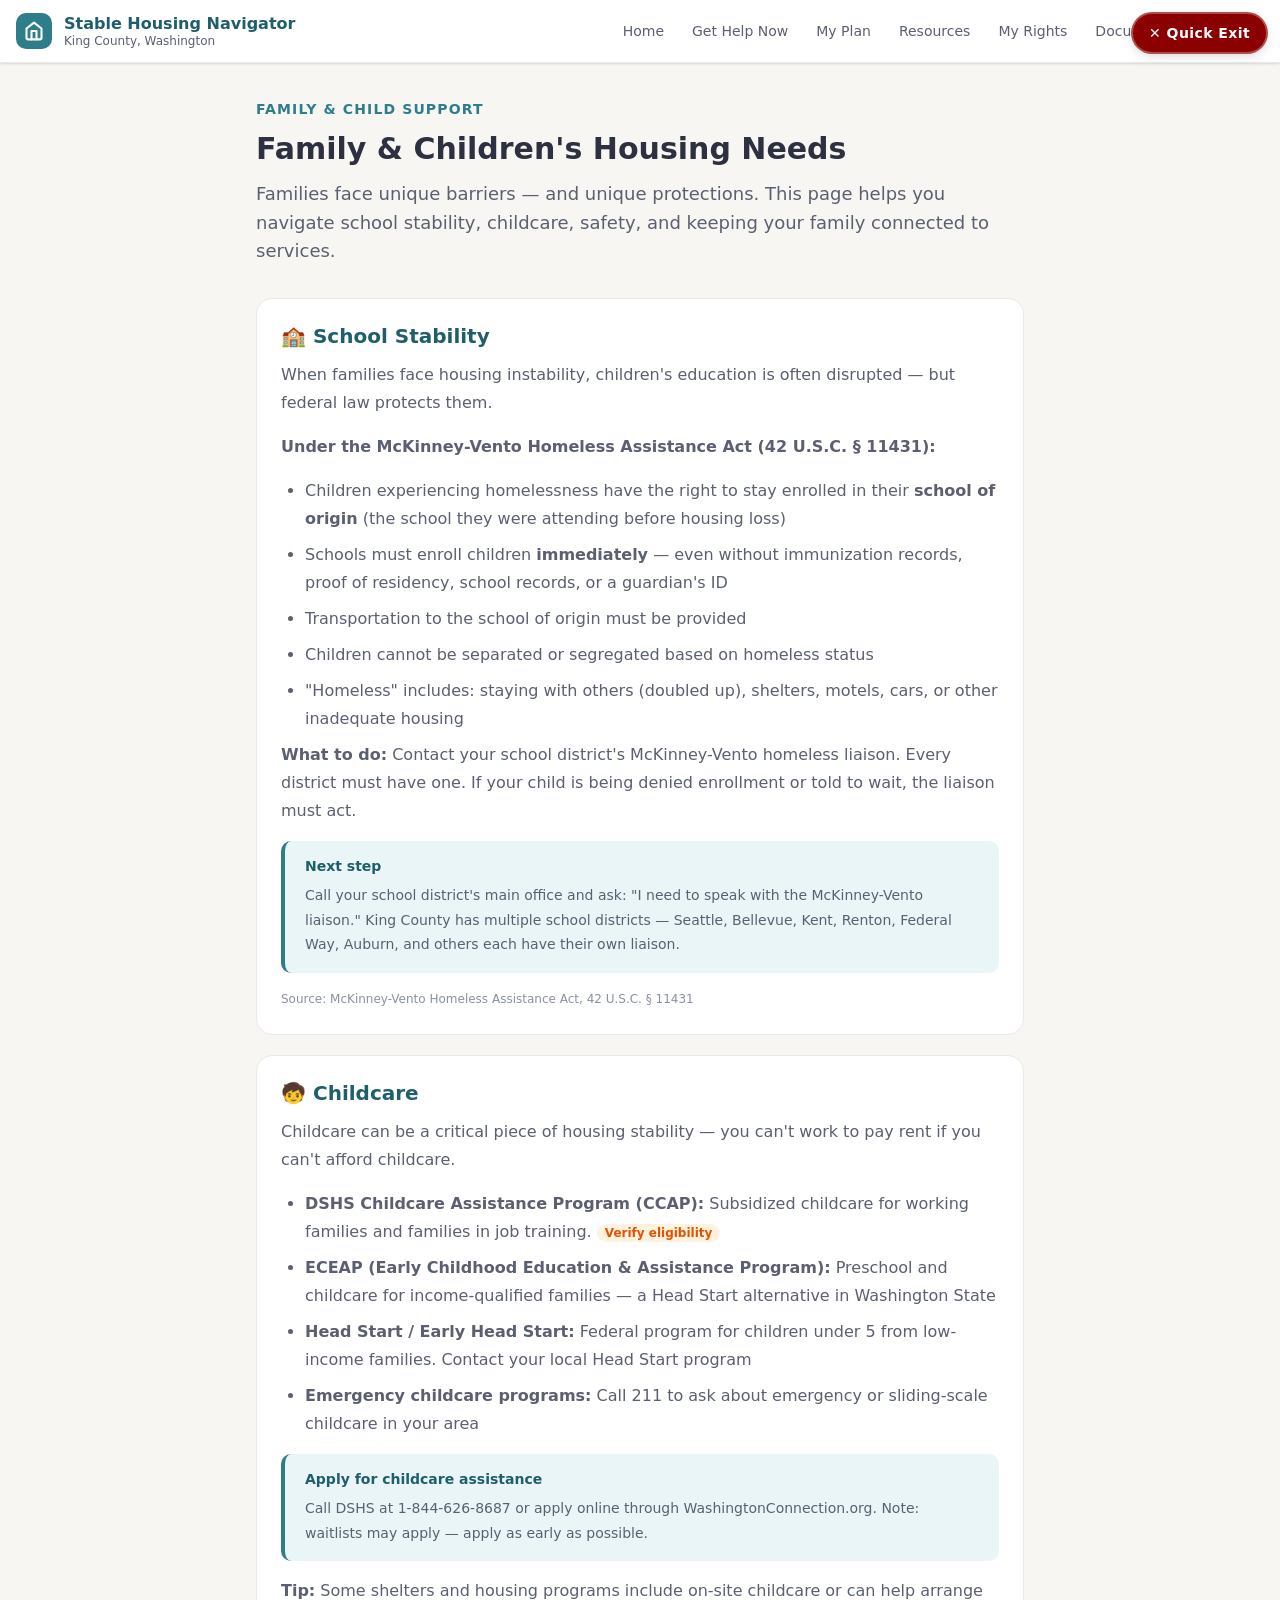
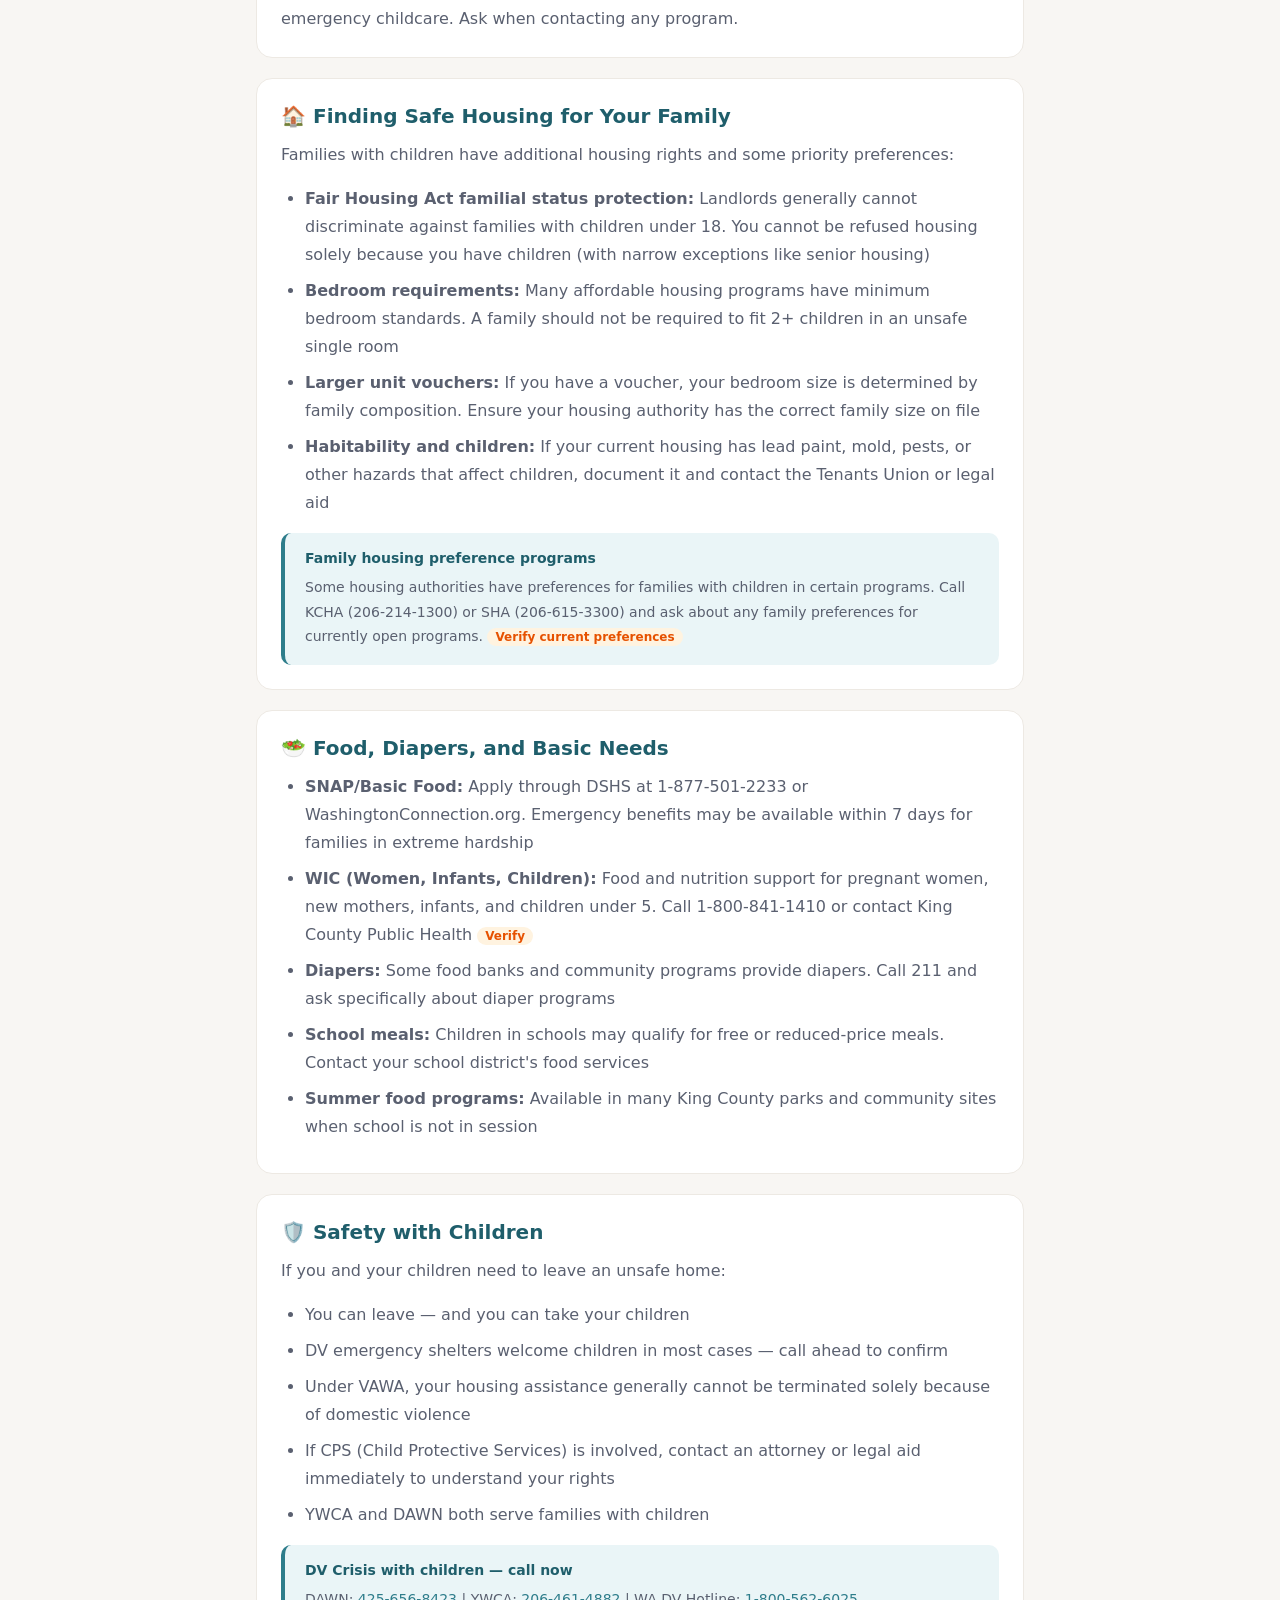
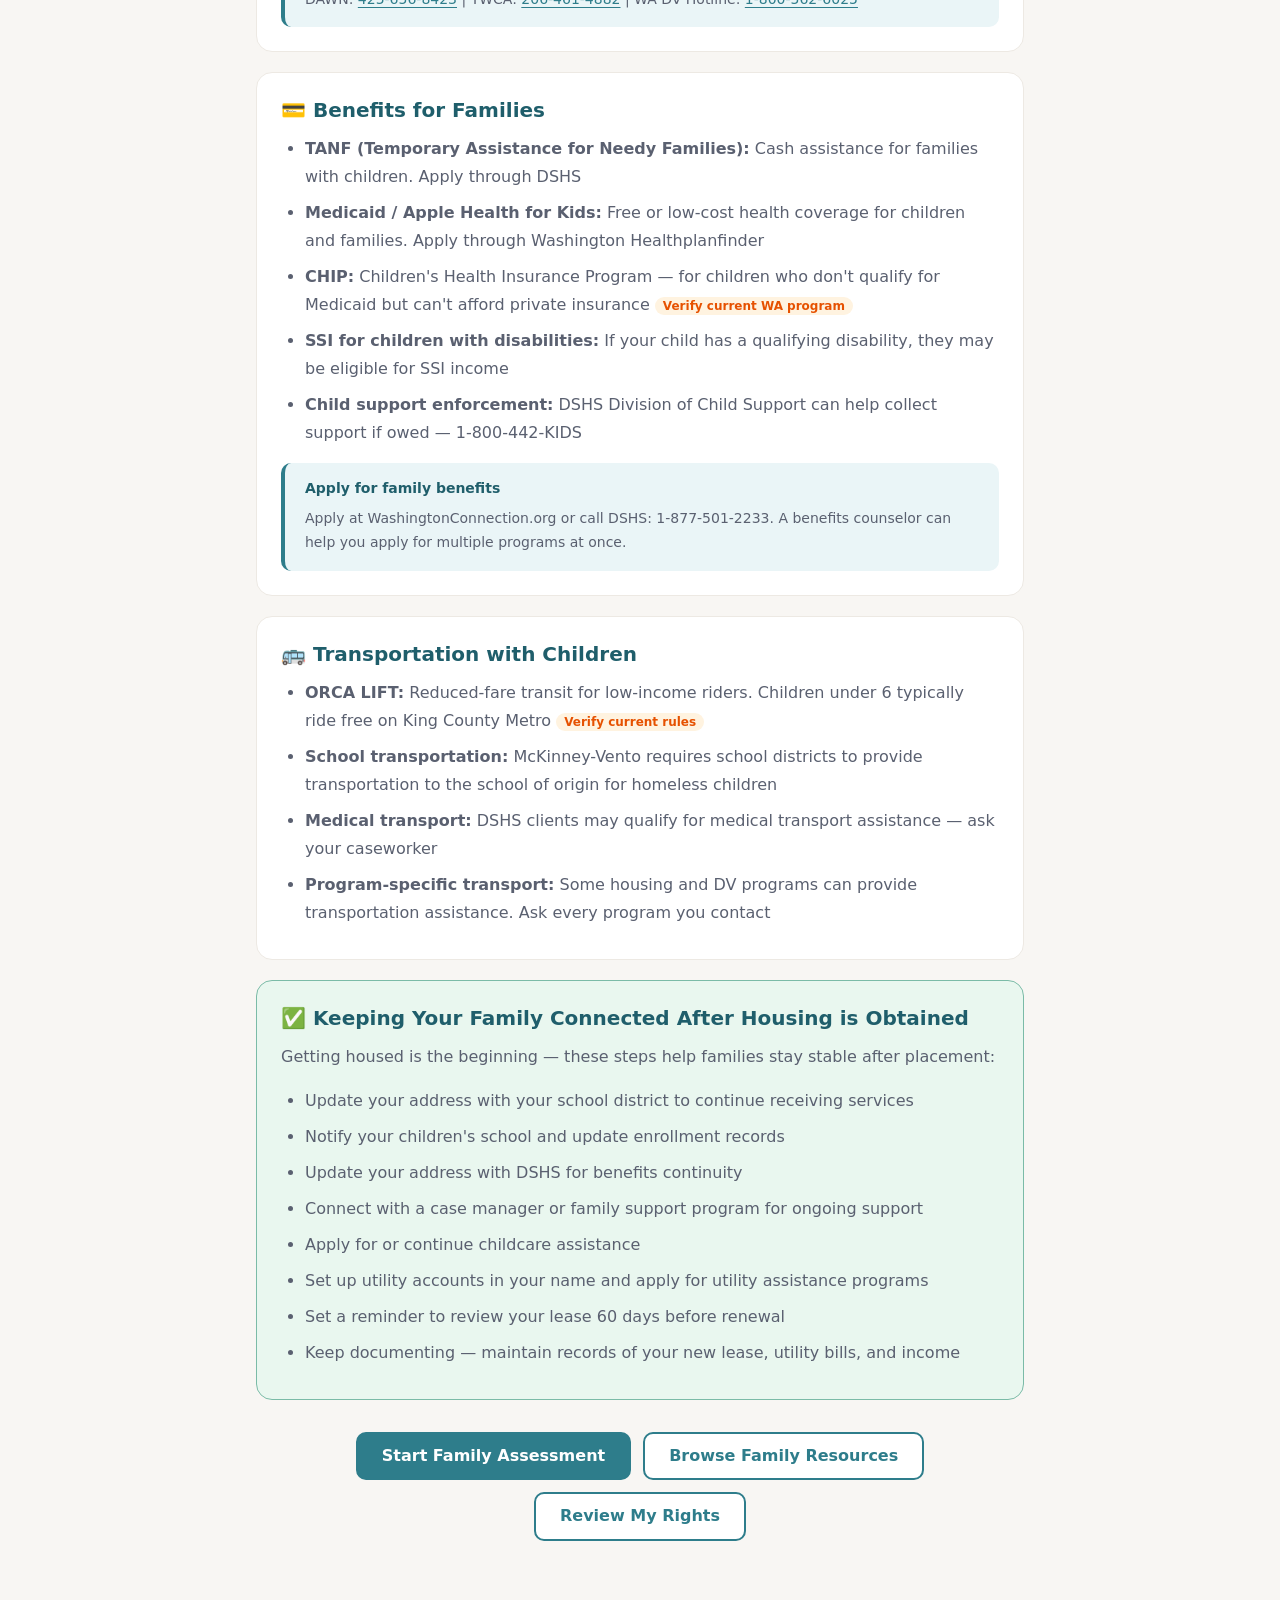
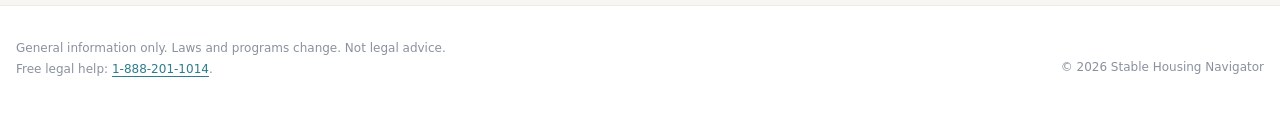
<file: stable-housing-navigator/family.html>
<!DOCTYPE html>
<html lang="en">
<head>
  <meta charset="UTF-8">
  <meta name="viewport" content="width=device-width, initial-scale=1.0">
  <title>Family &amp; Children — Stable Housing Navigator</title>
  <link rel="stylesheet" href="css/main.css">
  <style>
    .family-module { max-width: var(--container-md); margin: 0 auto; }
    .topic-card { background: var(--color-surface); border: 1px solid var(--color-border-light); border-radius: var(--radius-lg); padding: var(--space-6); margin-bottom: var(--space-5); }
    .topic-card h2 { color: var(--color-primary-dark); margin-bottom: var(--space-3); font-size: var(--font-size-xl); display: flex; align-items: center; gap: var(--space-3); }
    .topic-card p, .topic-card li { font-size: var(--font-size-base); color: var(--color-text-secondary); line-height: var(--line-height-relaxed); }
    .topic-card ul { margin-top: var(--space-3); }
    .topic-card li { margin-bottom: var(--space-2); }
    .action-box { background: var(--color-primary-faint); border-left: 4px solid var(--color-primary); border-radius: var(--radius-md); padding: var(--space-4) var(--space-5); margin-top: var(--space-4); }
    .action-box h4 { color: var(--color-primary-dark); margin-bottom: var(--space-2); font-size: var(--font-size-sm); }
    .action-box p { font-size: var(--font-size-sm); margin: 0; }
    .needs-verify { font-size: var(--font-size-xs); background: #FFF3E0; color: #E65100; padding: 2px 8px; border-radius: 99px; font-weight: 700; }
  </style>
</head>
<body>
<a href="https://weather.com" id="safetyExit" class="safety-exit">✕ Quick Exit</a>
<nav class="site-nav" role="navigation">
  <div class="nav-inner">
    <a href="index.html" class="nav-brand">
      <div class="nav-brand-icon"><svg width="20" height="20" viewBox="0 0 24 24" fill="none" stroke="white" stroke-width="2.5" stroke-linecap="round" stroke-linejoin="round"><path d="M3 9l9-7 9 7v11a2 2 0 01-2 2H5a2 2 0 01-2-2z"/><polyline points="9 22 9 12 15 12 15 22"/></svg></div>
      <div class="nav-brand-text"><span class="nav-brand-name">Stable Housing Navigator</span><span class="nav-brand-sub">King County, Washington</span></div>
    </a>
    <ul class="nav-links">
      <li><a href="index.html">Home</a></li><li><a href="triage.html">Get Help Now</a></li>
      <li><a href="plan.html">My Plan</a></li><li><a href="resources.html">Resources</a></li>
      <li><a href="rights.html">My Rights</a></li><li><a href="documents.html">Documents</a></li><li><a href="letters.html">Letters</a></li>
    </ul>
    <button class="nav-mobile-toggle" id="navToggle" aria-label="Open menu"><span></span><span></span><span></span></button>
  </div>
  <div class="mobile-menu" id="mobileMenu">
    <a href="index.html">🏠 Home</a><a href="triage.html">🆘 Get Help Now</a><a href="plan.html">📋 My Plan</a>
    <a href="resources.html">📞 Resources</a><a href="rights.html">⚖️ My Rights</a>
    <a href="documents.html">📁 Documents</a><a href="letters.html">✉️ Letters</a>
  </div>
</nav>

<main class="main-content">
  <div class="container">
    <div class="family-module">

      <div class="section-header">
        <span class="section-eyebrow">Family &amp; Child Support</span>
        <h1>Family &amp; Children's Housing Needs</h1>
        <p>Families face unique barriers — and unique protections. This page helps you navigate school stability, childcare, safety, and keeping your family connected to services.</p>
      </div>

      <!-- School stability -->
      <div class="topic-card" id="school">
        <h2>🏫 School Stability</h2>
        <p>When families face housing instability, children's education is often disrupted — but federal law protects them.</p>
        <p><strong>Under the McKinney-Vento Homeless Assistance Act (42 U.S.C. § 11431):</strong></p>
        <ul>
          <li>Children experiencing homelessness have the right to stay enrolled in their <strong>school of origin</strong> (the school they were attending before housing loss)</li>
          <li>Schools must enroll children <strong>immediately</strong> — even without immunization records, proof of residency, school records, or a guardian's ID</li>
          <li>Transportation to the school of origin must be provided</li>
          <li>Children cannot be separated or segregated based on homeless status</li>
          <li>"Homeless" includes: staying with others (doubled up), shelters, motels, cars, or other inadequate housing</li>
        </ul>
        <p><strong>What to do:</strong> Contact your school district's McKinney-Vento homeless liaison. Every district must have one. If your child is being denied enrollment or told to wait, the liaison must act.</p>
        <div class="action-box">
          <h4>Next step</h4>
          <p>Call your school district's main office and ask: "I need to speak with the McKinney-Vento liaison." King County has multiple school districts — Seattle, Bellevue, Kent, Renton, Federal Way, Auburn, and others each have their own liaison.</p>
        </div>
        <p class="mt-4" style="font-size:var(--font-size-xs); color:var(--color-text-muted);">Source: McKinney-Vento Homeless Assistance Act, 42 U.S.C. § 11431</p>
      </div>

      <!-- Childcare -->
      <div class="topic-card">
        <h2>🧒 Childcare</h2>
        <p>Childcare can be a critical piece of housing stability — you can't work to pay rent if you can't afford childcare.</p>
        <ul>
          <li><strong>DSHS Childcare Assistance Program (CCAP):</strong> Subsidized childcare for working families and families in job training. <span class="needs-verify">Verify eligibility</span></li>
          <li><strong>ECEAP (Early Childhood Education &amp; Assistance Program):</strong> Preschool and childcare for income-qualified families — a Head Start alternative in Washington State</li>
          <li><strong>Head Start / Early Head Start:</strong> Federal program for children under 5 from low-income families. Contact your local Head Start program</li>
          <li><strong>Emergency childcare programs:</strong> Call 211 to ask about emergency or sliding-scale childcare in your area</li>
        </ul>
        <div class="action-box">
          <h4>Apply for childcare assistance</h4>
          <p>Call DSHS at 1-844-626-8687 or apply online through WashingtonConnection.org. Note: waitlists may apply — apply as early as possible.</p>
        </div>
        <p class="mt-4"><strong>Tip:</strong> Some shelters and housing programs include on-site childcare or can help arrange emergency childcare. Ask when contacting any program.</p>
      </div>

      <!-- Safe housing for families -->
      <div class="topic-card">
        <h2>🏠 Finding Safe Housing for Your Family</h2>
        <p>Families with children have additional housing rights and some priority preferences:</p>
        <ul>
          <li><strong>Fair Housing Act familial status protection:</strong> Landlords generally cannot discriminate against families with children under 18. You cannot be refused housing solely because you have children (with narrow exceptions like senior housing)</li>
          <li><strong>Bedroom requirements:</strong> Many affordable housing programs have minimum bedroom standards. A family should not be required to fit 2+ children in an unsafe single room</li>
          <li><strong>Larger unit vouchers:</strong> If you have a voucher, your bedroom size is determined by family composition. Ensure your housing authority has the correct family size on file</li>
          <li><strong>Habitability and children:</strong> If your current housing has lead paint, mold, pests, or other hazards that affect children, document it and contact the Tenants Union or legal aid</li>
        </ul>
        <div class="action-box">
          <h4>Family housing preference programs</h4>
          <p>Some housing authorities have preferences for families with children in certain programs. Call KCHA (206-214-1300) or SHA (206-615-3300) and ask about any family preferences for currently open programs. <span class="needs-verify">Verify current preferences</span></p>
        </div>
      </div>

      <!-- Food and basic needs -->
      <div class="topic-card">
        <h2>🥗 Food, Diapers, and Basic Needs</h2>
        <ul>
          <li><strong>SNAP/Basic Food:</strong> Apply through DSHS at 1-877-501-2233 or WashingtonConnection.org. Emergency benefits may be available within 7 days for families in extreme hardship</li>
          <li><strong>WIC (Women, Infants, Children):</strong> Food and nutrition support for pregnant women, new mothers, infants, and children under 5. Call 1-800-841-1410 or contact King County Public Health <span class="needs-verify">Verify</span></li>
          <li><strong>Diapers:</strong> Some food banks and community programs provide diapers. Call 211 and ask specifically about diaper programs</li>
          <li><strong>School meals:</strong> Children in schools may qualify for free or reduced-price meals. Contact your school district's food services</li>
          <li><strong>Summer food programs:</strong> Available in many King County parks and community sites when school is not in session</li>
        </ul>
      </div>

      <!-- Safety and DV with children -->
      <div class="topic-card">
        <h2>🛡️ Safety with Children</h2>
        <p>If you and your children need to leave an unsafe home:</p>
        <ul>
          <li>You can leave — and you can take your children</li>
          <li>DV emergency shelters welcome children in most cases — call ahead to confirm</li>
          <li>Under VAWA, your housing assistance generally cannot be terminated solely because of domestic violence</li>
          <li>If CPS (Child Protective Services) is involved, contact an attorney or legal aid immediately to understand your rights</li>
          <li>YWCA and DAWN both serve families with children</li>
        </ul>
        <div class="action-box">
          <h4>DV Crisis with children — call now</h4>
          <p>DAWN: <a href="tel:4256568423">425-656-8423</a> | YWCA: <a href="tel:2064614882">206-461-4882</a> | WA DV Hotline: <a href="tel:18005626025">1-800-562-6025</a></p>
        </div>
      </div>

      <!-- Benefits for families -->
      <div class="topic-card">
        <h2>💳 Benefits for Families</h2>
        <ul>
          <li><strong>TANF (Temporary Assistance for Needy Families):</strong> Cash assistance for families with children. Apply through DSHS</li>
          <li><strong>Medicaid / Apple Health for Kids:</strong> Free or low-cost health coverage for children and families. Apply through Washington Healthplanfinder</li>
          <li><strong>CHIP:</strong> Children's Health Insurance Program — for children who don't qualify for Medicaid but can't afford private insurance <span class="needs-verify">Verify current WA program</span></li>
          <li><strong>SSI for children with disabilities:</strong> If your child has a qualifying disability, they may be eligible for SSI income</li>
          <li><strong>Child support enforcement:</strong> DSHS Division of Child Support can help collect support if owed — 1-800-442-KIDS</li>
        </ul>
        <div class="action-box">
          <h4>Apply for family benefits</h4>
          <p>Apply at WashingtonConnection.org or call DSHS: 1-877-501-2233. A benefits counselor can help you apply for multiple programs at once.</p>
        </div>
      </div>

      <!-- Transportation for families -->
      <div class="topic-card">
        <h2>🚌 Transportation with Children</h2>
        <ul>
          <li><strong>ORCA LIFT:</strong> Reduced-fare transit for low-income riders. Children under 6 typically ride free on King County Metro <span class="needs-verify">Verify current rules</span></li>
          <li><strong>School transportation:</strong> McKinney-Vento requires school districts to provide transportation to the school of origin for homeless children</li>
          <li><strong>Medical transport:</strong> DSHS clients may qualify for medical transport assistance — ask your caseworker</li>
          <li><strong>Program-specific transport:</strong> Some housing and DV programs can provide transportation assistance. Ask every program you contact</li>
        </ul>
      </div>

      <!-- After housing is obtained -->
      <div class="topic-card" style="background: var(--color-success-faint); border-color: var(--color-secondary-light);">
        <h2>✅ Keeping Your Family Connected After Housing is Obtained</h2>
        <p>Getting housed is the beginning — these steps help families stay stable after placement:</p>
        <ul>
          <li>Update your address with your school district to continue receiving services</li>
          <li>Notify your children's school and update enrollment records</li>
          <li>Update your address with DSHS for benefits continuity</li>
          <li>Connect with a case manager or family support program for ongoing support</li>
          <li>Apply for or continue childcare assistance</li>
          <li>Set up utility accounts in your name and apply for utility assistance programs</li>
          <li>Set a reminder to review your lease 60 days before renewal</li>
          <li>Keep documenting — maintain records of your new lease, utility bills, and income</li>
        </ul>
      </div>

      <div class="flex flex-wrap gap-3" style="justify-content:center; margin-top:var(--space-8);">
        <a href="triage.html?start=family" class="btn btn-primary">Start Family Assessment</a>
        <a href="resources.html" class="btn btn-secondary">Browse Family Resources</a>
        <a href="rights.html" class="btn btn-secondary">Review My Rights</a>
      </div>

    </div>
  </div>
</main>

<footer class="site-footer"><div class="footer-inner"><div class="footer-bottom">
  <p class="footer-disclaimer">General information only. Laws and programs change. Not legal advice. Free legal help: <a href="tel:18882011014">1-888-201-1014</a>.</p>
  <p style="font-size:var(--font-size-xs);color:var(--color-text-muted);">© <span id="currentYear"></span> Stable Housing Navigator</p>
</div></div></footer>

<script type="module" src="js/app.js"></script>
<script>document.getElementById('currentYear').textContent = new Date().getFullYear();</script>
</body>
</html>
</file>
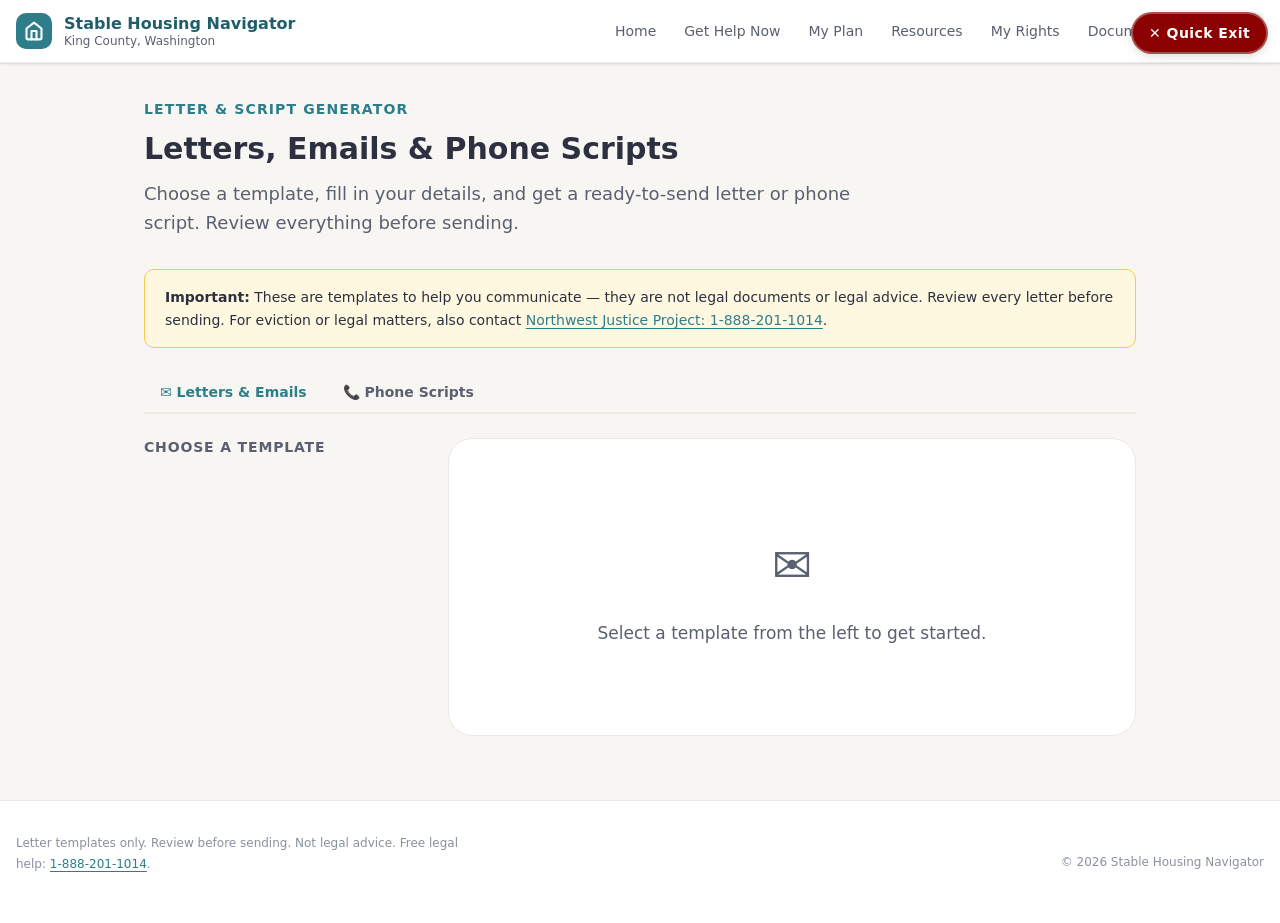
<file: stable-housing-navigator/letters.html>
<!DOCTYPE html>
<html lang="en">
<head>
  <meta charset="UTF-8">
  <meta name="viewport" content="width=device-width, initial-scale=1.0">
  <title>Letters &amp; Scripts — Stable Housing Navigator</title>
  <link rel="stylesheet" href="css/main.css">
  <style>
    .template-grid { display: grid; gap: var(--space-4); grid-template-columns: 1fr; }
    .template-card { background: var(--color-surface); border: 1px solid var(--color-border-light); border-radius: var(--radius-lg); padding: var(--space-5); cursor: pointer; transition: all var(--transition-fast); }
    .template-card:hover { border-color: var(--color-primary); box-shadow: var(--shadow-md); transform: translateY(-2px); }
    .template-card.selected { border-color: var(--color-primary); background: var(--color-primary-faint); box-shadow: var(--shadow-focus); }
    .template-cat { font-size: var(--font-size-xs); font-weight: 700; text-transform: uppercase; letter-spacing: 0.06em; color: var(--color-text-muted); margin-bottom: var(--space-2); }
    .template-title { font-weight: 700; font-size: var(--font-size-base); color: var(--color-text); margin-bottom: var(--space-2); }
    .template-desc { font-size: var(--font-size-sm); color: var(--color-text-secondary); }
    .generator-panel { background: var(--color-surface); border: 1px solid var(--color-border-light); border-radius: var(--radius-xl); padding: var(--space-6); }
    .letter-output { background: white; border: 1px solid var(--color-border); border-radius: var(--radius-md); padding: var(--space-8); font-family: 'Georgia', serif; font-size: var(--font-size-base); line-height: var(--line-height-relaxed); white-space: pre-wrap; min-height: 320px; margin-bottom: var(--space-4); position: relative; }
    .letter-output .placeholder { color: var(--color-accent); font-style: italic; }
    .letter-actions { display: flex; flex-wrap: wrap; gap: var(--space-3); }
    .script-card { background: var(--color-surface); border: 1px solid var(--color-border-light); border-radius: var(--radius-lg); padding: var(--space-5); margin-bottom: var(--space-4); }
    .script-card h3 { font-size: var(--font-size-base); color: var(--color-primary-dark); margin-bottom: var(--space-3); }
    .script-body { background: var(--color-bg); border-radius: var(--radius-md); padding: var(--space-4); font-size: var(--font-size-sm); line-height: var(--line-height-relaxed); white-space: pre-line; }
    .generator-layout { display: grid; gap: var(--space-6); }
    @media (min-width: 768px) { .generator-layout { grid-template-columns: 280px 1fr; } .template-grid { grid-template-columns: 1fr; } }
  </style>
</head>
<body>
<a href="https://weather.com" id="safetyExit" class="safety-exit">✕ Quick Exit</a>
<nav class="site-nav" role="navigation">
  <div class="nav-inner">
    <a href="index.html" class="nav-brand">
      <div class="nav-brand-icon"><svg width="20" height="20" viewBox="0 0 24 24" fill="none" stroke="white" stroke-width="2.5" stroke-linecap="round" stroke-linejoin="round"><path d="M3 9l9-7 9 7v11a2 2 0 01-2 2H5a2 2 0 01-2-2z"/><polyline points="9 22 9 12 15 12 15 22"/></svg></div>
      <div class="nav-brand-text"><span class="nav-brand-name">Stable Housing Navigator</span><span class="nav-brand-sub">King County, Washington</span></div>
    </a>
    <ul class="nav-links">
      <li><a href="index.html">Home</a></li><li><a href="triage.html">Get Help Now</a></li>
      <li><a href="plan.html">My Plan</a></li><li><a href="resources.html">Resources</a></li>
      <li><a href="rights.html">My Rights</a></li><li><a href="documents.html">Documents</a></li>
      <li><a href="letters.html" class="active">Letters</a></li>
    </ul>
    <button class="nav-mobile-toggle" id="navToggle" aria-label="Open menu"><span></span><span></span><span></span></button>
  </div>
  <div class="mobile-menu" id="mobileMenu">
    <a href="index.html">🏠 Home</a><a href="triage.html">🆘 Get Help Now</a><a href="plan.html">📋 My Plan</a>
    <a href="resources.html">📞 Resources</a><a href="rights.html">⚖️ My Rights</a>
    <a href="documents.html">📁 Documents</a><a href="letters.html">✉️ Letters</a>
  </div>
</nav>

<main class="main-content">
  <div class="container">

    <div class="section-header">
      <span class="section-eyebrow">Letter &amp; Script Generator</span>
      <h1>Letters, Emails &amp; Phone Scripts</h1>
      <p>Choose a template, fill in your details, and get a ready-to-send letter or phone script. Review everything before sending.</p>
    </div>

    <!-- Legal notice -->
    <div class="legal-notice mb-6">
      <strong>Important:</strong> These are templates to help you communicate — they are not legal documents or legal advice. Review every letter before sending. For eviction or legal matters, also contact <a href="tel:18882011014">Northwest Justice Project: 1-888-201-1014</a>.
    </div>

    <!-- Tabs -->
    <div class="tabs-wrapper">
      <div class="tabs" role="tablist">
        <button class="tab-btn active" role="tab" onclick="showTab('letters', this)">✉️ Letters &amp; Emails</button>
        <button class="tab-btn" role="tab" onclick="showTab('scripts', this)">📞 Phone Scripts</button>
      </div>
    </div>

    <!-- Letters Tab -->
    <div id="lettersTab">
      <div class="generator-layout">

        <!-- Template selector -->
        <div>
          <h3 style="font-size:var(--font-size-sm); text-transform:uppercase; letter-spacing:0.06em; color:var(--color-text-secondary); margin-bottom:var(--space-3);">Choose a template</h3>
          <div class="template-grid" id="templateList" role="list"></div>
        </div>

        <!-- Generator panel -->
        <div class="generator-panel" id="generatorPanel">
          <div id="noTemplateSelected" style="text-align:center; padding:var(--space-16) var(--space-8); color:var(--color-text-secondary);">
            <div style="font-size:3rem;margin-bottom:var(--space-4);">✉️</div>
            <p>Select a template from the left to get started.</p>
          </div>

          <div id="templateForm" style="display:none;">
            <h3 id="templateFormTitle" style="margin-bottom:var(--space-2);"></h3>
            <p id="templateFormDesc" style="color:var(--color-text-secondary);font-size:var(--font-size-sm);margin-bottom:var(--space-5);"></p>

            <div id="templateFields"></div>

            <button class="btn btn-primary mb-6" onclick="generateLetter()">Generate Letter</button>

            <div id="letterOutput" style="display:none;">
              <h4 style="margin-bottom:var(--space-3);">Your Letter</h4>
              <div class="letter-output" id="letterText" contenteditable="true" spellcheck="true" aria-label="Generated letter text — editable"></div>
              <div class="letter-actions">
                <button class="btn btn-primary" onclick="copyLetter()">Copy Letter</button>
                <button class="btn btn-secondary" onclick="printLetter()">Print</button>
                <button class="btn btn-ghost" onclick="downloadLetter()">Download .txt</button>
                <button class="btn btn-ghost" onclick="saveLetter()">Save to My Plan</button>
              </div>
              <div class="alert alert-warn mt-4">
                <span class="alert-icon">👁️</span>
                <div class="alert-content"><p>Review this letter before sending. Fill in all bracketed items. For legal matters, also contact legal aid.</p></div>
              </div>
            </div>
          </div>
        </div>

      </div>
    </div>

    <!-- Scripts Tab -->
    <div id="scriptsTab" style="display:none;">
      <div id="scriptsList"></div>
    </div>

  </div>
</main>

<footer class="site-footer"><div class="footer-inner"><div class="footer-bottom">
  <p class="footer-disclaimer">Letter templates only. Review before sending. Not legal advice. Free legal help: <a href="tel:18882011014">1-888-201-1014</a>.</p>
  <p style="font-size:var(--font-size-xs);color:var(--color-text-muted);">© <span id="currentYear"></span> Stable Housing Navigator</p>
</div></div></footer>

<script type="module" src="js/app.js"></script>
<script type="module">
import { letterTemplates, phoneScripts, fillTemplate } from './js/letter-templates.js';

let selectedTemplate = null;

function renderTemplates() {
  const list = document.getElementById('templateList');

  const catLabels = {
    'rental-assistance': '💰 Rental Assistance',
    'disability': '♿ Disability',
    'habitability': '🏗️ Repairs & Habitability',
    'eviction': '🚨 Eviction',
    'utilities': '💡 Utilities',
    'applications': '📋 Applications',
    'voucher': '🎫 Voucher',
    'follow-up': '🔄 Follow-Up',
  };

  list.innerHTML = letterTemplates.map(t => `
    <div class="template-card" role="listitem" onclick="selectTemplate('${t.id}')" id="tpl-${t.id}" tabindex="0">
      <div class="template-cat">${catLabels[t.category] || t.category}</div>
      <div class="template-title">${t.title}</div>
      <div class="template-desc">${t.description}</div>
    </div>
  `).join('');
}

window.selectTemplate = function(id) {
  selectedTemplate = letterTemplates.find(t => t.id === id);
  if (!selectedTemplate) return;

  document.querySelectorAll('.template-card').forEach(c => c.classList.remove('selected'));
  document.getElementById('tpl-' + id)?.classList.add('selected');

  document.getElementById('noTemplateSelected').style.display = 'none';
  document.getElementById('templateForm').style.display = 'block';
  document.getElementById('letterOutput').style.display = 'none';

  document.getElementById('templateFormTitle').textContent = selectedTemplate.title;
  document.getElementById('templateFormDesc').textContent = selectedTemplate.description;

  // Try to pre-fill from session
  const session = (() => { try { return JSON.parse(localStorage.getItem('shn_session') || '{}'); } catch { return {}; } })();
  const profile = session.profile || {};

  const fieldLabels = {
    tenant_name: 'Your Full Name',
    applicant_name: 'Your Full Name',
    your_name: 'Your Name',
    tenant_address: 'Your Current Address',
    applicant_address: 'Your Address',
    landlord_name: 'Landlord\'s Name',
    landlord_address: 'Landlord\'s Address',
    program_name: 'Program Name',
    caseworker_name: 'Caseworker / Staff Name',
    monthly_rent: 'Monthly Rent Amount ($)',
    amount_owed: 'Total Amount Owed ($)',
    months_behind: 'Number of Months Behind',
    reason_for_hardship: 'Reason for Hardship',
    accommodation_requested: 'Describe the Accommodation You Need',
    how_accommodation_helps: 'How This Accommodation Helps You',
    repair_description: 'Describe the Repairs Needed',
    date_issue_started: 'When Did the Problem Start?',
    notice_date: 'Date on the Notice',
    notice_type: 'Type of Notice (e.g., 3-Day Pay or Vacate)',
    dispute_reason: 'Why You Dispute the Notice',
    denial_date: 'Date of Denial',
    denial_reason: 'Reason Stated for Denial',
    appeal_reason: 'Why You Are Appealing',
    barrier_type: 'What Barrier Is Being Explained',
    explanation: 'Explanation of the Situation',
    what_changed: 'What Has Changed Since Then',
    references: 'Names and Contact Info for References',
    voucher_number: 'Your Voucher Number',
    housing_authority: 'Your Housing Authority (KCHA or SHA)',
    current_expiry_date: 'Current Voucher Expiration Date',
    barriers_encountered: 'Barriers You Have Encountered in Your Search',
    steps_taken: 'Steps You Have Already Taken',
    service_address: 'Service Address',
    account_number: 'Account Number',
    proposed_payment: 'Proposed Monthly Payment ($)',
    original_contact_date: 'Date of Original Contact',
    what_waiting_for: 'What You Are Waiting For',
    date: 'Today\'s Date',
  };

  const defaults = {
    date: new Date().toLocaleDateString('en-US', {year:'numeric', month:'long', day:'numeric'}),
  };

  const fields = document.getElementById('templateFields');
  fields.innerHTML = selectedTemplate.fields.map(f => {
    const label = fieldLabels[f] || f.replace(/_/g, ' ');
    const defaultVal = defaults[f] || '';
    const isTextarea = ['reason_for_hardship', 'accommodation_requested', 'how_accommodation_helps', 'repair_description', 'dispute_reason', 'denial_reason', 'appeal_reason', 'explanation', 'what_changed', 'barriers_encountered', 'steps_taken', 'what_waiting_for'].includes(f);
    return `
      <div class="form-group">
        <label class="form-label" for="field-${f}">${label}</label>
        ${isTextarea
          ? `<textarea class="form-textarea" id="field-${f}" name="${f}" rows="3" placeholder="Enter ${label.toLowerCase()}...">${defaultVal}</textarea>`
          : `<input type="text" class="form-input" id="field-${f}" name="${f}" placeholder="Enter ${label.toLowerCase()}..." value="${defaultVal}">`
        }
      </div>
    `;
  }).join('');
};

window.generateLetter = function() {
  if (!selectedTemplate) return;

  const values = {};
  selectedTemplate.fields.forEach(f => {
    const el = document.getElementById('field-' + f);
    if (el) values[f] = el.value || '';
  });

  const text = fillTemplate(selectedTemplate.id, values);
  const outputEl = document.getElementById('letterText');
  outputEl.textContent = text;
  document.getElementById('letterOutput').style.display = 'block';
  outputEl.scrollIntoView({ behavior: 'smooth', block: 'start' });
};

window.copyLetter = function() {
  const text = document.getElementById('letterText').textContent;
  navigator.clipboard.writeText(text).then(() => alert('Letter copied to clipboard.')).catch(() => {
    const ta = document.createElement('textarea');
    ta.value = text;
    document.body.appendChild(ta);
    ta.select();
    document.execCommand('copy');
    document.body.removeChild(ta);
    alert('Letter copied.');
  });
};

window.printLetter = function() {
  const text = document.getElementById('letterText').textContent;
  const w = window.open('', '_blank');
  w.document.write(`<!DOCTYPE html><html><head><title>Letter</title><style>body{font-family:Georgia,serif;padding:2rem 3rem;max-width:720px;margin:0 auto;font-size:12pt;line-height:1.7;}pre{white-space:pre-wrap;}</style></head><body><pre>${text.replace(/</g,'&lt;')}</pre></body></html>`);
  w.document.close();
  setTimeout(() => w.print(), 500);
};

window.downloadLetter = function() {
  const text = document.getElementById('letterText').textContent;
  const title = selectedTemplate?.title || 'letter';
  const blob = new Blob([text], {type:'text/plain'});
  const url = URL.createObjectURL(blob);
  const a = document.createElement('a');
  a.href = url;
  a.download = title.toLowerCase().replace(/\s+/g, '-') + '.txt';
  a.click();
  URL.revokeObjectURL(url);
};

window.saveLetter = function() {
  try {
    const session = JSON.parse(localStorage.getItem('shn_session') || '{}');
    if (!session.letters) session.letters = [];
    session.letters.push({
      id: Date.now().toString(),
      title: selectedTemplate?.title,
      text: document.getElementById('letterText').textContent,
      savedAt: new Date().toISOString(),
    });
    localStorage.setItem('shn_session', JSON.stringify(session));
    alert('Letter saved to My Plan.');
  } catch(e) {}
};

function renderScripts() {
  const list = document.getElementById('scriptsList');
  list.innerHTML = phoneScripts.map(s => `
    <div class="script-card">
      <h3>📞 ${s.title}</h3>
      <div class="script-body">${s.script}</div>
      <div style="margin-top:var(--space-4);">
        <button class="btn btn-sm btn-ghost" onclick="copyScript('${s.id}')">Copy Script</button>
      </div>
    </div>
  `).join('');
}

window.copyScript = function(id) {
  const script = phoneScripts.find(s => s.id === id);
  if (!script) return;
  navigator.clipboard.writeText(script.script).then(() => alert('Script copied.'));
};

window.showTab = function(tab, btn) {
  document.querySelectorAll('.tab-btn').forEach(b => b.classList.remove('active'));
  btn.classList.add('active');
  document.getElementById('lettersTab').style.display = tab === 'letters' ? 'block' : 'none';
  document.getElementById('scriptsTab').style.display = tab === 'scripts' ? 'block' : 'none';
};

document.getElementById('currentYear').textContent = new Date().getFullYear();
renderTemplates();
renderScripts();
</script>
</body>
</html>
</file>
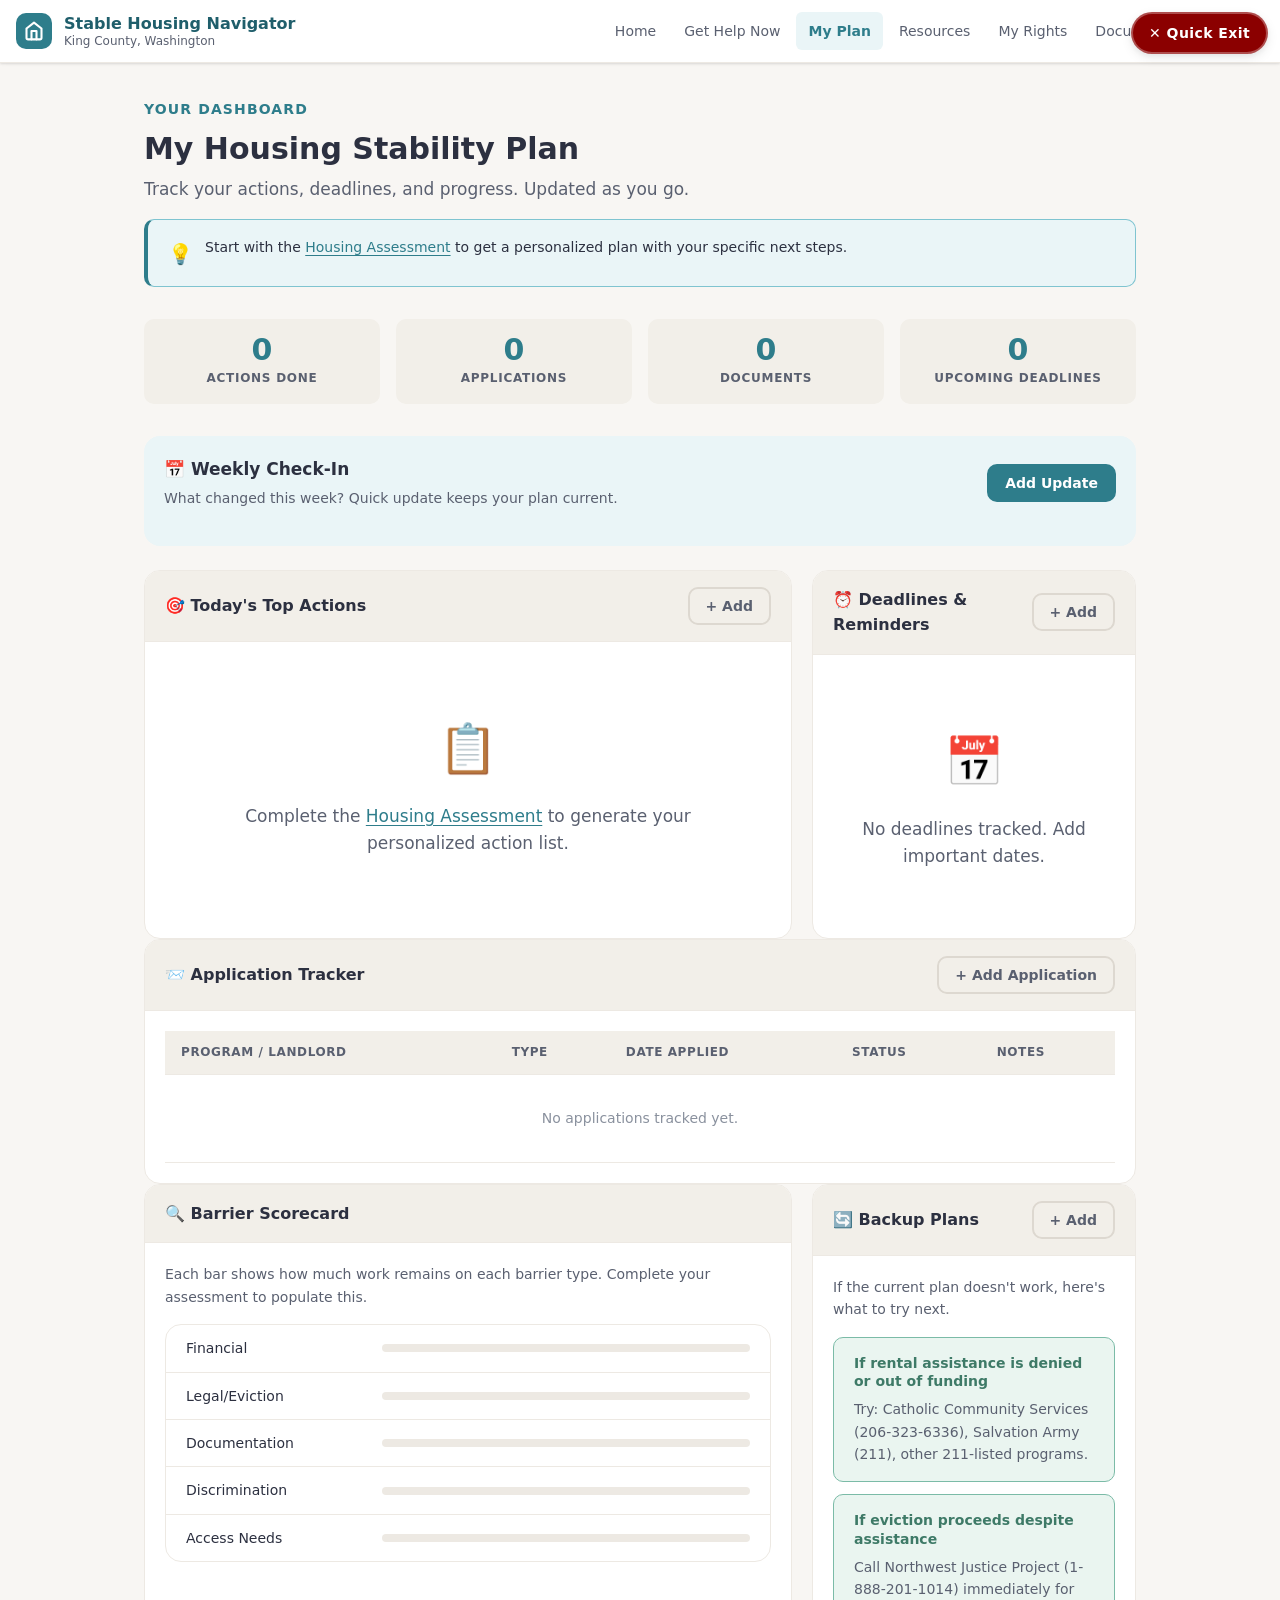
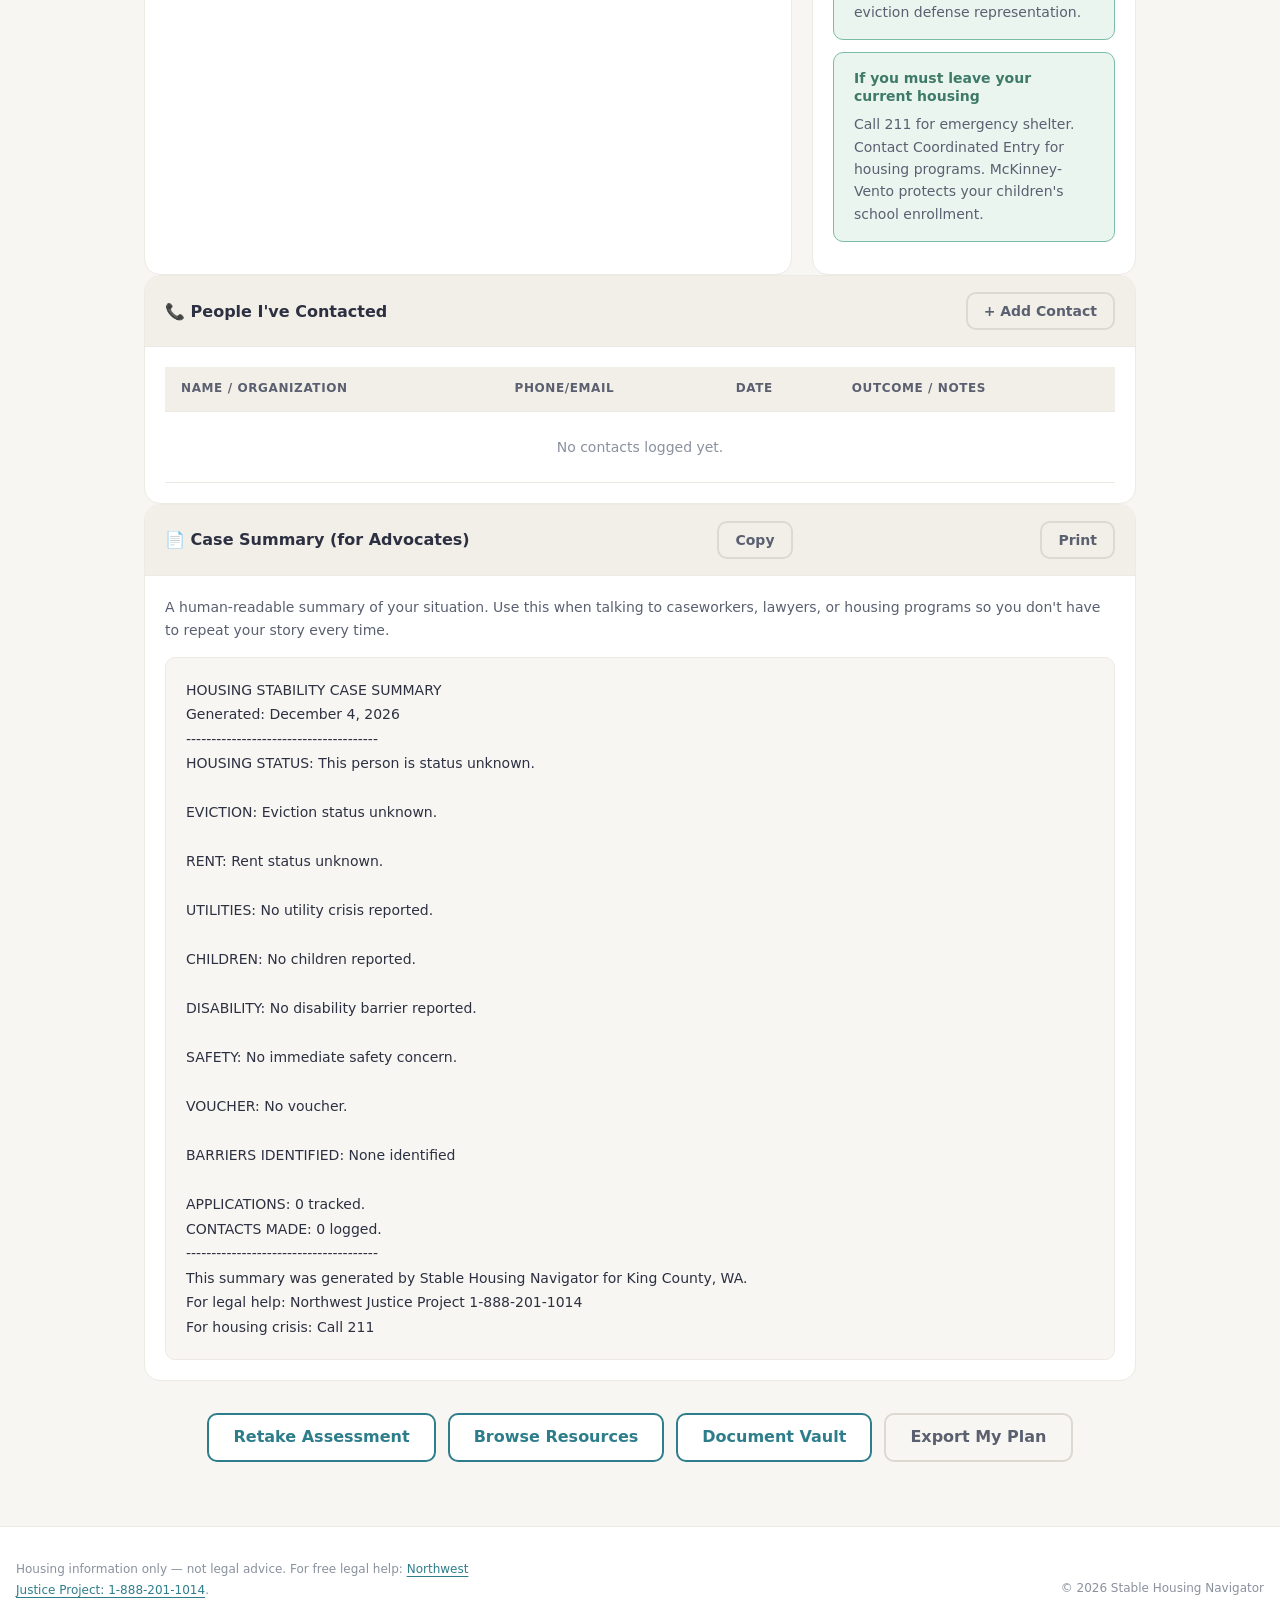
<file: stable-housing-navigator/plan.html>
<!DOCTYPE html>
<html lang="en">
<head>
  <meta charset="UTF-8">
  <meta name="viewport" content="width=device-width, initial-scale=1.0">
  <title>My Stability Plan — Stable Housing Navigator</title>
  <link rel="stylesheet" href="css/main.css">
  <style>
    .plan-header { margin-bottom: var(--space-8); }
    .plan-header h1 { margin-bottom: var(--space-2); }
    .weekly-check { background: var(--color-primary-faint); border-radius: var(--radius-lg); padding: var(--space-5); margin-bottom: var(--space-6); }
    .tracker-table { width: 100%; border-collapse: collapse; font-size: var(--font-size-sm); }
    .tracker-table th, .tracker-table td { padding: var(--space-3) var(--space-4); text-align: left; border-bottom: 1px solid var(--color-border-light); }
    .tracker-table th { background: var(--color-surface-alt); font-size: var(--font-size-xs); text-transform: uppercase; letter-spacing: 0.05em; color: var(--color-text-secondary); font-weight: 700; }
    .tracker-table tbody tr:hover { background: var(--color-bg); }
    .status-badge { padding: 2px 10px; border-radius: var(--radius-full); font-size: var(--font-size-xs); font-weight: 700; }
    .status-pending { background: var(--color-warn-faint); color: var(--color-warn); }
    .status-submitted { background: var(--color-primary-faint); color: var(--color-primary); }
    .status-approved { background: var(--color-success-faint); color: var(--color-success); }
    .status-denied { background: var(--color-danger-faint); color: var(--color-danger); }
    .empty-state { text-align: center; padding: var(--space-12) var(--space-6); color: var(--color-text-secondary); }
    .empty-state .empty-icon { font-size: 3rem; margin-bottom: var(--space-4); display: block; }
    .deadline-item { display: flex; gap: var(--space-4); align-items: flex-start; padding: var(--space-4); border: 1px solid var(--color-border-light); border-radius: var(--radius-md); margin-bottom: var(--space-3); }
    .deadline-date { text-align: center; min-width: 56px; }
    .deadline-month { font-size: var(--font-size-xs); font-weight: 700; text-transform: uppercase; color: var(--color-text-secondary); }
    .deadline-day { font-size: var(--font-size-2xl); font-weight: 800; color: var(--color-primary); line-height: 1; }
    .deadline-title { font-weight: 600; }
    .deadline-desc { font-size: var(--font-size-sm); color: var(--color-text-secondary); margin-top: var(--space-1); }
    .scorecard { background: var(--color-surface); border: 1px solid var(--color-border-light); border-radius: var(--radius-lg); overflow: hidden; }
    .scorecard-row { display: flex; padding: var(--space-3) var(--space-5); border-bottom: 1px solid var(--color-border-light); align-items: center; gap: var(--space-3); }
    .scorecard-row:last-child { border-bottom: none; }
    .scorecard-label { flex: 1; font-size: var(--font-size-sm); }
    .scorecard-bar { flex: 2; height: 8px; background: var(--color-border-light); border-radius: var(--radius-full); overflow: hidden; }
    .scorecard-bar-fill { height: 100%; border-radius: var(--radius-full); background: var(--color-primary); transition: width 0.6s ease; }
    .add-form { background: var(--color-surface); border: 1px solid var(--color-border-light); border-radius: var(--radius-lg); padding: var(--space-5); margin-bottom: var(--space-5); }
    .table-scroll { overflow-x: auto; }
    .backup-plan { background: var(--color-secondary-faint); border: 1px solid var(--color-secondary-light); border-radius: var(--radius-md); padding: var(--space-4) var(--space-5); margin-bottom: var(--space-3); }
    .backup-plan h4 { color: var(--color-secondary-dark); margin-bottom: var(--space-2); font-size: var(--font-size-sm); }
    .backup-plan p { font-size: var(--font-size-sm); color: var(--color-text-secondary); margin: 0; }
  </style>
</head>
<body>
<a href="https://weather.com" id="safetyExit" class="safety-exit">✕ Quick Exit</a>
<nav class="site-nav" role="navigation" aria-label="Main navigation">
  <div class="nav-inner">
    <a href="index.html" class="nav-brand">
      <div class="nav-brand-icon" aria-hidden="true"><svg width="20" height="20" viewBox="0 0 24 24" fill="none" stroke="white" stroke-width="2.5" stroke-linecap="round" stroke-linejoin="round"><path d="M3 9l9-7 9 7v11a2 2 0 01-2 2H5a2 2 0 01-2-2z"/><polyline points="9 22 9 12 15 12 15 22"/></svg></div>
      <div class="nav-brand-text"><span class="nav-brand-name">Stable Housing Navigator</span><span class="nav-brand-sub">King County, Washington</span></div>
    </a>
    <ul class="nav-links">
      <li><a href="index.html">Home</a></li>
      <li><a href="triage.html">Get Help Now</a></li>
      <li><a href="plan.html" class="active">My Plan</a></li>
      <li><a href="resources.html">Resources</a></li>
      <li><a href="rights.html">My Rights</a></li>
      <li><a href="documents.html">Documents</a></li>
      <li><a href="letters.html">Letters</a></li>
    </ul>
    <button class="nav-mobile-toggle" id="navToggle" aria-label="Open menu" aria-expanded="false"><span></span><span></span><span></span></button>
  </div>
  <div class="mobile-menu" id="mobileMenu">
    <a href="index.html">🏠 Home</a><a href="triage.html">🆘 Get Help Now</a><a href="plan.html">📋 My Plan</a>
    <a href="resources.html">📞 Resources</a><a href="rights.html">⚖️ My Rights</a>
    <a href="documents.html">📁 Documents</a><a href="letters.html">✉️ Letters</a>
  </div>
</nav>

<main class="main-content">
  <div class="container">

    <!-- Header -->
    <div class="plan-header">
      <span class="section-eyebrow">Your Dashboard</span>
      <h1>My Housing Stability Plan</h1>
      <p class="text-muted">Track your actions, deadlines, and progress. Updated as you go. <span id="lastUpdated"></span></p>
      <div id="noTriageAlert" style="display:none;">
        <div class="alert alert-info mt-4">
          <span class="alert-icon">💡</span>
          <div class="alert-content">
            <p>Start with the <a href="triage.html">Housing Assessment</a> to get a personalized plan with your specific next steps.</p>
          </div>
        </div>
      </div>
    </div>

    <!-- Stat Row -->
    <div class="stat-row mb-8">
      <div class="stat-card"><div class="stat-number" id="statActions">0</div><div class="stat-label">Actions Done</div></div>
      <div class="stat-card"><div class="stat-number" id="statApps">0</div><div class="stat-label">Applications</div></div>
      <div class="stat-card"><div class="stat-number" id="statDocs">0</div><div class="stat-label">Documents</div></div>
      <div class="stat-card"><div class="stat-number" id="statDeadlines">0</div><div class="stat-label">Upcoming Deadlines</div></div>
    </div>

    <!-- Weekly Check-In -->
    <div class="weekly-check">
      <div style="display:flex; align-items:center; justify-content:space-between; flex-wrap:wrap; gap:var(--space-3);">
        <div>
          <strong>📅 Weekly Check-In</strong>
          <p style="font-size:var(--font-size-sm); color:var(--color-text-secondary); margin:var(--space-1) 0 0;">What changed this week? Quick update keeps your plan current.</p>
        </div>
        <button class="btn btn-primary btn-sm" onclick="document.getElementById('checkInModal').classList.add('open')">
          Add Update
        </button>
      </div>
      <div id="checkInHistory" style="margin-top: var(--space-4);"></div>
    </div>

    <!-- Dashboard Grid -->
    <div class="dashboard-grid">

      <!-- Today's Actions -->
      <div class="widget">
        <div class="widget-header">
          <div class="widget-title">🎯 Today's Top Actions</div>
          <button class="btn btn-sm btn-ghost" onclick="document.getElementById('addActionModal').classList.add('open')">+ Add</button>
        </div>
        <div class="widget-body">
          <ul class="action-list" id="actionList">
            <li>
              <div class="empty-state"><span class="empty-icon">📋</span>
                <p>Complete the <a href="triage.html">Housing Assessment</a> to generate your personalized action list.</p>
              </div>
            </li>
          </ul>
        </div>
      </div>

      <!-- Deadlines -->
      <div class="widget">
        <div class="widget-header">
          <div class="widget-title">⏰ Deadlines &amp; Reminders</div>
          <button class="btn btn-sm btn-ghost" onclick="document.getElementById('addDeadlineModal').classList.add('open')">+ Add</button>
        </div>
        <div class="widget-body" id="deadlineList">
          <div class="empty-state"><span class="empty-icon">📅</span><p>No deadlines tracked yet. Add important dates here.</p></div>
        </div>
      </div>

    </div>

    <div class="dashboard-grid mt-5">

      <!-- Application Tracker -->
      <div class="widget" style="grid-column: 1 / -1;">
        <div class="widget-header">
          <div class="widget-title">📨 Application Tracker</div>
          <button class="btn btn-sm btn-ghost" onclick="document.getElementById('addAppModal').classList.add('open')">+ Add Application</button>
        </div>
        <div class="widget-body">
          <div class="table-scroll">
            <table class="tracker-table">
              <thead>
                <tr>
                  <th>Program / Landlord</th>
                  <th>Type</th>
                  <th>Date Applied</th>
                  <th>Status</th>
                  <th>Notes</th>
                </tr>
              </thead>
              <tbody id="appTrackerBody">
                <tr><td colspan="5" style="text-align:center; color:var(--color-text-muted); padding:var(--space-8);">No applications tracked yet. Add your first one above.</td></tr>
              </tbody>
            </table>
          </div>
        </div>
      </div>

    </div>

    <div class="dashboard-grid mt-5">

      <!-- Barrier Scorecard -->
      <div class="widget">
        <div class="widget-header">
          <div class="widget-title">🔍 Barrier Scorecard</div>
        </div>
        <div class="widget-body">
          <p class="text-small text-muted mb-4">Each bar shows how much work remains on each barrier type. Complete your assessment to populate this.</p>
          <div class="scorecard" id="scorecardContent">
            <div class="scorecard-row">
              <span class="scorecard-label">Financial</span>
              <div class="scorecard-bar"><div class="scorecard-bar-fill" style="width:0%; background:var(--color-warn)"></div></div>
            </div>
            <div class="scorecard-row">
              <span class="scorecard-label">Legal/Eviction</span>
              <div class="scorecard-bar"><div class="scorecard-bar-fill" style="width:0%; background:var(--color-danger)"></div></div>
            </div>
            <div class="scorecard-row">
              <span class="scorecard-label">Documentation</span>
              <div class="scorecard-bar"><div class="scorecard-bar-fill" style="width:0%"></div></div>
            </div>
            <div class="scorecard-row">
              <span class="scorecard-label">Discrimination</span>
              <div class="scorecard-bar"><div class="scorecard-bar-fill" style="width:0%; background:var(--color-accent)"></div></div>
            </div>
            <div class="scorecard-row">
              <span class="scorecard-label">Access Needs</span>
              <div class="scorecard-bar"><div class="scorecard-bar-fill" style="width:0%; background:var(--color-secondary)"></div></div>
            </div>
          </div>
        </div>
      </div>

      <!-- Backup Plans -->
      <div class="widget">
        <div class="widget-header">
          <div class="widget-title">🔄 Backup Plans</div>
          <button class="btn btn-sm btn-ghost" onclick="document.getElementById('addBackupModal').classList.add('open')">+ Add</button>
        </div>
        <div class="widget-body">
          <p class="text-small text-muted mb-4">If the current plan doesn't work, here's what to try next.</p>
          <div id="backupPlansList">
            <div class="backup-plan">
              <h4>If rental assistance is denied or out of funding</h4>
              <p>Try: Catholic Community Services (206-323-6336), Salvation Army (211), other 211-listed programs.</p>
            </div>
            <div class="backup-plan">
              <h4>If eviction proceeds despite assistance</h4>
              <p>Call Northwest Justice Project (1-888-201-1014) immediately for eviction defense representation.</p>
            </div>
            <div class="backup-plan">
              <h4>If you must leave your current housing</h4>
              <p>Call 211 for emergency shelter. Contact Coordinated Entry for housing programs. McKinney-Vento protects your children's school enrollment.</p>
            </div>
          </div>
        </div>
      </div>

    </div>

    <!-- Contacts Tracked -->
    <div class="widget mt-5">
      <div class="widget-header">
        <div class="widget-title">📞 People I've Contacted</div>
        <button class="btn btn-sm btn-ghost" onclick="document.getElementById('addContactModal').classList.add('open')">+ Add Contact</button>
      </div>
      <div class="widget-body">
        <div class="table-scroll">
          <table class="tracker-table">
            <thead>
              <tr><th>Name / Organization</th><th>Phone/Email</th><th>Date</th><th>Outcome / Notes</th></tr>
            </thead>
            <tbody id="contactTrackerBody">
              <tr><td colspan="4" style="text-align:center; color:var(--color-text-muted); padding:var(--space-6);">No contacts logged yet.</td></tr>
            </tbody>
          </table>
        </div>
      </div>
    </div>

    <!-- Auto-generated Case Summary -->
    <div class="widget mt-5">
      <div class="widget-header">
        <div class="widget-title">📄 Case Summary (for Advocates)</div>
        <button class="btn btn-sm btn-ghost" onclick="copyCaseSummary()">Copy</button>
        <button class="btn btn-sm btn-ghost ml-2" onclick="window.print()">Print</button>
      </div>
      <div class="widget-body">
        <p class="text-small text-muted mb-4">A human-readable summary of your situation. Use this when talking to caseworkers, lawyers, or housing programs so you don't have to repeat your story every time.</p>
        <div id="caseSummary" style="background:var(--color-bg); border-radius:var(--radius-md); padding:var(--space-5); font-size:var(--font-size-sm); line-height:var(--line-height-relaxed); white-space:pre-wrap; border: 1px solid var(--color-border-light);">
Loading your case summary...
        </div>
      </div>
    </div>

    <!-- Action buttons -->
    <div class="flex flex-wrap gap-3 mt-8" style="justify-content:center;">
      <a href="triage.html" class="btn btn-secondary">Retake Assessment</a>
      <a href="resources.html" class="btn btn-secondary">Browse Resources</a>
      <a href="documents.html" class="btn btn-secondary">Document Vault</a>
      <button class="btn btn-ghost" onclick="exportPlan()">Export My Plan</button>
    </div>

  </div>
</main>

<!-- Modals -->
<!-- Add Action Modal -->
<div class="modal-overlay" id="addActionModal">
  <div class="modal">
    <div class="modal-header"><h3>Add Action Step</h3><button onclick="closeModal('addActionModal')" class="btn btn-ghost btn-sm">✕</button></div>
    <div class="modal-body">
      <div class="form-group"><label class="form-label">Action<span class="optional">Required</span></label><input type="text" class="form-input" id="newActionTitle" placeholder="e.g., Call 211 for rental assistance"></div>
      <div class="form-group"><label class="form-label">Details<span class="optional">Optional</span></label><textarea class="form-textarea" id="newActionDesc" rows="3" placeholder="Phone number, notes, what to say..."></textarea></div>
      <div class="form-group"><label class="form-label">Deadline<span class="optional">Optional</span></label><input type="text" class="form-input" id="newActionDeadline" placeholder="e.g., Today, This week, Jan 15"></div>
    </div>
    <div class="modal-footer">
      <button class="btn btn-ghost" onclick="closeModal('addActionModal')">Cancel</button>
      <button class="btn btn-primary" onclick="addAction()">Add Action</button>
    </div>
  </div>
</div>

<!-- Add Application Modal -->
<div class="modal-overlay" id="addAppModal">
  <div class="modal">
    <div class="modal-header"><h3>Track an Application</h3><button onclick="closeModal('addAppModal')" class="btn btn-ghost btn-sm">✕</button></div>
    <div class="modal-body">
      <div class="form-group"><label class="form-label">Program or Landlord</label><input type="text" class="form-input" id="newAppName" placeholder="e.g., Solid Ground rental assistance"></div>
      <div class="form-group"><label class="form-label">Type</label>
        <select class="form-select" id="newAppType">
          <option value="rental-assistance">Rental Assistance</option>
          <option value="housing">Housing Program / Unit</option>
          <option value="voucher">Voucher</option>
          <option value="utility">Utility Assistance</option>
          <option value="benefits">Benefits / DSHS</option>
          <option value="legal">Legal Aid</option>
          <option value="other">Other</option>
        </select>
      </div>
      <div class="form-group"><label class="form-label">Date Applied</label><input type="date" class="form-input" id="newAppDate"></div>
      <div class="form-group"><label class="form-label">Notes<span class="optional">Optional</span></label><input type="text" class="form-input" id="newAppNotes" placeholder="Contact name, confirmation #, etc."></div>
    </div>
    <div class="modal-footer">
      <button class="btn btn-ghost" onclick="closeModal('addAppModal')">Cancel</button>
      <button class="btn btn-primary" onclick="addApplication()">Add Application</button>
    </div>
  </div>
</div>

<!-- Add Contact Modal -->
<div class="modal-overlay" id="addContactModal">
  <div class="modal">
    <div class="modal-header"><h3>Log a Contact</h3><button onclick="closeModal('addContactModal')" class="btn btn-ghost btn-sm">✕</button></div>
    <div class="modal-body">
      <div class="form-group"><label class="form-label">Name / Organization</label><input type="text" class="form-input" id="newContactName" placeholder="e.g., Northwest Justice Project"></div>
      <div class="form-group"><label class="form-label">Phone or Email<span class="optional">Optional</span></label><input type="text" class="form-input" id="newContactPhone"></div>
      <div class="form-group"><label class="form-label">Date Contacted</label><input type="date" class="form-input" id="newContactDate"></div>
      <div class="form-group"><label class="form-label">Outcome / Notes</label><textarea class="form-textarea" id="newContactNotes" rows="3" placeholder="What happened, what they said, what the next step is..."></textarea></div>
    </div>
    <div class="modal-footer">
      <button class="btn btn-ghost" onclick="closeModal('addContactModal')">Cancel</button>
      <button class="btn btn-primary" onclick="addContact()">Save Contact</button>
    </div>
  </div>
</div>

<!-- Add Deadline Modal -->
<div class="modal-overlay" id="addDeadlineModal">
  <div class="modal">
    <div class="modal-header"><h3>Add Deadline</h3><button onclick="closeModal('addDeadlineModal')" class="btn btn-ghost btn-sm">✕</button></div>
    <div class="modal-body">
      <div class="form-group"><label class="form-label">What is due</label><input type="text" class="form-input" id="newDeadlineTitle" placeholder="e.g., Voucher expires, Court date, Application due"></div>
      <div class="form-group"><label class="form-label">Date</label><input type="date" class="form-input" id="newDeadlineDate"></div>
      <div class="form-group"><label class="form-label">Notes<span class="optional">Optional</span></label><input type="text" class="form-input" id="newDeadlineNotes"></div>
    </div>
    <div class="modal-footer">
      <button class="btn btn-ghost" onclick="closeModal('addDeadlineModal')">Cancel</button>
      <button class="btn btn-primary" onclick="addDeadline()">Add Deadline</button>
    </div>
  </div>
</div>

<!-- Add Backup Plan Modal -->
<div class="modal-overlay" id="addBackupModal">
  <div class="modal">
    <div class="modal-header"><h3>Add Backup Plan</h3><button onclick="closeModal('addBackupModal')" class="btn btn-ghost btn-sm">✕</button></div>
    <div class="modal-body">
      <div class="form-group"><label class="form-label">If this fails...</label><input type="text" class="form-input" id="newBackupTrigger" placeholder="e.g., If the rental assistance application is denied"></div>
      <div class="form-group"><label class="form-label">Then do this</label><textarea class="form-textarea" id="newBackupPlan" rows="3" placeholder="The alternative action to take..."></textarea></div>
    </div>
    <div class="modal-footer">
      <button class="btn btn-ghost" onclick="closeModal('addBackupModal')">Cancel</button>
      <button class="btn btn-primary" onclick="addBackup()">Save Backup Plan</button>
    </div>
  </div>
</div>

<!-- Weekly Check-In Modal -->
<div class="modal-overlay" id="checkInModal">
  <div class="modal">
    <div class="modal-header"><h3>Weekly Check-In</h3><button onclick="closeModal('checkInModal')" class="btn btn-ghost btn-sm">✕</button></div>
    <div class="modal-body">
      <p class="text-small text-muted mb-4">A quick update keeps your plan accurate. What changed this week?</p>
      <div class="form-group"><label class="form-label">What happened this week?</label><textarea class="form-textarea" id="checkInNote" rows="4" placeholder="e.g., Applied to 3 programs, called legal aid, landlord responded to my letter..."></textarea></div>
    </div>
    <div class="modal-footer">
      <button class="btn btn-ghost" onclick="closeModal('checkInModal')">Cancel</button>
      <button class="btn btn-primary" onclick="saveCheckIn()">Save Update</button>
    </div>
  </div>
</div>

<!-- Footer -->
<footer class="site-footer">
  <div class="footer-inner">
    <div class="footer-bottom">
      <p class="footer-disclaimer">Housing information only — not legal advice. For free legal help: <a href="tel:18882011014">Northwest Justice Project: 1-888-201-1014</a>.</p>
      <p style="font-size:var(--font-size-xs);color:var(--color-text-muted);">© <span id="currentYear"></span> Stable Housing Navigator</p>
    </div>
  </div>
</footer>

<script type="module" src="js/app.js"></script>
<script>
  // Local state
  let state = {
    actions: [],
    applications: [],
    contacts: [],
    deadlines: [],
    backups: [],
    checkIns: [],
    triage: null,
  };

  function loadState() {
    try {
      const raw = localStorage.getItem('shn_session');
      if (raw) {
        const session = JSON.parse(raw);
        state.actions = session.plan?.actions || [];
        state.applications = session.applications || [];
        state.contacts = session.contacts || [];
        state.deadlines = session.deadlines || [];
        state.backups = session.backups || [];
        state.checkIns = session.checkIns || [];
        state.triage = session.triage || null;
        const updated = session.updatedAt ? new Date(session.updatedAt).toLocaleDateString() : '';
        if (updated) document.getElementById('lastUpdated').textContent = `Last updated: ${updated}`;
      }
    } catch(e) {}

    if (!state.triage?.completed) {
      document.getElementById('noTriageAlert').style.display = 'block';
    }

    renderAll();
  }

  function saveState() {
    try {
      const raw = localStorage.getItem('shn_session') || '{}';
      const session = JSON.parse(raw);
      session.plan = { actions: state.actions };
      session.applications = state.applications;
      session.contacts = state.contacts;
      session.deadlines = state.deadlines;
      session.backups = state.backups;
      session.checkIns = state.checkIns;
      session.updatedAt = new Date().toISOString();
      localStorage.setItem('shn_session', JSON.stringify(session));
    } catch(e) {}
  }

  function renderAll() {
    renderStats();
    renderActions();
    renderApplications();
    renderContacts();
    renderDeadlines();
    renderCheckIns();
    renderCaseSummary();
    renderBarrierScorecard();
  }

  function renderStats() {
    document.getElementById('statActions').textContent = state.actions.filter(a => a.completed).length;
    document.getElementById('statApps').textContent = state.applications.length;
    document.getElementById('statDocs').textContent = (() => {
      try { const s = JSON.parse(localStorage.getItem('shn_session') || '{}'); return (s.documents || []).length; } catch { return 0; }
    })();
    document.getElementById('statDeadlines').textContent = state.deadlines.filter(d => !d.completed && new Date(d.date) >= new Date()).length;
  }

  function renderActions() {
    const list = document.getElementById('actionList');
    if (state.actions.length === 0) {
      // Load from triage if available
      const session = (() => { try { return JSON.parse(localStorage.getItem('shn_session') || '{}'); } catch { return {}; } })();
      if (!session.triage?.completed) {
        list.innerHTML = `<li><div class="empty-state"><span class="empty-icon">📋</span><p>Complete the <a href="triage.html">Housing Assessment</a> to generate your personalized action list.</p></div></li>`;
        return;
      }
    }

    if (state.actions.length === 0) {
      list.innerHTML = `<li><div class="empty-state"><span class="empty-icon">✅</span><p>No actions yet. Add some or <a href="triage.html">retake your assessment</a>.</p></div></li>`;
      return;
    }

    list.innerHTML = state.actions.map(a => `
      <li class="action-item ${a.completed ? 'completed' : ''}">
        <div class="action-checkbox"><input type="checkbox" ${a.completed ? 'checked' : ''} onchange="toggleAction('${a.id}')" aria-label="Mark ${a.title} complete"></div>
        <div class="action-content">
          <div class="action-title">${a.title}</div>
          ${a.desc ? `<div class="action-desc">${a.desc}</div>` : ''}
          ${a.deadline ? `<div class="action-deadline ${a.urgency || 'normal'}">⏰ ${a.deadline}</div>` : ''}
        </div>
      </li>
    `).join('');
  }

  function renderApplications() {
    const tbody = document.getElementById('appTrackerBody');
    if (state.applications.length === 0) {
      tbody.innerHTML = `<tr><td colspan="5" style="text-align:center;color:var(--color-text-muted);padding:var(--space-8);">No applications tracked yet.</td></tr>`;
      return;
    }
    tbody.innerHTML = state.applications.map(app => `
      <tr>
        <td><strong>${app.name}</strong></td>
        <td><span class="badge badge-neutral">${app.type}</span></td>
        <td>${app.date || '—'}</td>
        <td>
          <select class="form-select" style="padding:4px 8px;height:auto;font-size:0.8rem;" onchange="updateAppStatus('${app.id}', this.value)">
            <option ${app.status==='pending'?'selected':''} value="pending">Pending</option>
            <option ${app.status==='submitted'?'selected':''} value="submitted">Submitted</option>
            <option ${app.status==='approved'?'selected':''} value="approved">Approved ✓</option>
            <option ${app.status==='denied'?'selected':''} value="denied">Denied</option>
            <option ${app.status==='waitlist'?'selected':''} value="waitlist">Waitlist</option>
          </select>
        </td>
        <td style="font-size:0.85rem;color:var(--color-text-secondary);">${app.notes || '—'}</td>
      </tr>
    `).join('');
  }

  function renderContacts() {
    const tbody = document.getElementById('contactTrackerBody');
    if (state.contacts.length === 0) {
      tbody.innerHTML = `<tr><td colspan="4" style="text-align:center;color:var(--color-text-muted);padding:var(--space-6);">No contacts logged yet.</td></tr>`;
      return;
    }
    tbody.innerHTML = state.contacts.map(c => `
      <tr>
        <td><strong>${c.name}</strong></td>
        <td>${c.phone || '—'}</td>
        <td>${c.date || '—'}</td>
        <td style="font-size:0.85rem;">${c.notes || '—'}</td>
      </tr>
    `).join('');
  }

  function renderDeadlines() {
    const list = document.getElementById('deadlineList');
    const upcoming = state.deadlines.filter(d => !d.completed).sort((a,b) => new Date(a.date) - new Date(b.date));
    if (upcoming.length === 0) {
      list.innerHTML = `<div class="empty-state"><span class="empty-icon">📅</span><p>No deadlines tracked. Add important dates.</p></div>`;
      return;
    }
    list.innerHTML = upcoming.map(d => {
      const dt = d.date ? new Date(d.date + 'T12:00:00') : null;
      const month = dt ? dt.toLocaleDateString('en-US', {month: 'short'}) : '';
      const day = dt ? dt.getDate() : '?';
      const past = dt && dt < new Date();
      return `
        <div class="deadline-item" style="${past ? 'opacity:0.5;' : ''}">
          <div class="deadline-date">
            <div class="deadline-month">${month}</div>
            <div class="deadline-day" style="${past ? 'color:var(--color-danger);' : ''}">${day}</div>
          </div>
          <div>
            <div class="deadline-title">${d.title} ${past ? '⚠️ Past due' : ''}</div>
            ${d.notes ? `<div class="deadline-desc">${d.notes}</div>` : ''}
          </div>
          <button class="btn btn-ghost btn-sm" onclick="completeDeadline('${d.id}')" title="Mark done">✓</button>
        </div>
      `;
    }).join('');
  }

  function renderCheckIns() {
    const el = document.getElementById('checkInHistory');
    if (state.checkIns.length === 0) { el.innerHTML = ''; return; }
    const last = state.checkIns[state.checkIns.length - 1];
    el.innerHTML = `<div style="font-size:var(--font-size-sm); color:var(--color-text-secondary);">
      <strong>Latest update (${new Date(last.date).toLocaleDateString()}):</strong> ${last.note}
    </div>`;
  }

  function renderBarrierScorecard() {
    const session = (() => { try { return JSON.parse(localStorage.getItem('shn_session') || '{}'); } catch { return {}; } })();
    const barriers = session.triage?.answers?.barriers || [];
    if (barriers.length === 0) return;

    const financial = ['rental_debt', 'no_income', 'low_income', 'utility_arrears', 'credit_issues'];
    const legal = ['eviction_history', 'criminal_background'];
    const docs = ['missing_id', 'missing_documents'];
    const disc = ['voucher_discrimination', 'disability_barrier'];
    const access = ['language_barrier', 'transportation_barrier', 'overwhelm', 'family_size_mismatch'];

    function score(group) {
      return Math.round(group.filter(b => barriers.includes(b)).length / group.length * 100);
    }

    const rows = document.querySelectorAll('.scorecard-row .scorecard-bar-fill');
    const scores = [score(financial), score(legal), score(docs), score(disc), score(access)];
    rows.forEach((fill, i) => { fill.style.width = scores[i] + '%'; });
  }

  function renderCaseSummary() {
    const session = (() => { try { return JSON.parse(localStorage.getItem('shn_session') || '{}'); } catch { return {}; } })();
    const t = session.triage?.answers || {};
    const profile = session.profile || {};
    const today = new Date().toLocaleDateString('en-US', {year:'numeric', month:'long', day:'numeric'});

    const statusMap = {
      homeless_outside: 'currently homeless (no shelter)',
      shelter: 'staying in emergency shelter',
      doubled_up: 'staying with family/friends temporarily',
      motel: 'staying in a motel/transitional housing',
      renting_at_risk: 'renting but at risk of losing housing',
      renting_stable: 'renting with stable housing',
      looking: 'looking for housing',
    };

    const evMap = {
      court_date: 'has an eviction court date',
      notice_served: 'has received an eviction notice',
      verbal_warning: 'has been verbally threatened with eviction',
      no: 'has not received an eviction notice',
    };

    const barriers = (t.barriers || []).join(', ') || 'None identified';
    const housingStatus = statusMap[t.housing_status] || 'status unknown';
    const eviction = evMap[t.eviction] || 'eviction status unknown';

    const summary = `HOUSING STABILITY CASE SUMMARY
Generated: ${today}
--------------------------------------
HOUSING STATUS: This person is ${housingStatus}.

EVICTION: ${eviction.charAt(0).toUpperCase() + eviction.slice(1)}.

RENT: ${t.rent_behind === 'yes_3plus' ? '3+ months behind on rent' : t.rent_behind === 'yes_1to2' ? '1-2 months behind on rent' : t.rent_behind === 'partial' ? 'Partially behind on rent' : t.rent_behind === 'current' ? 'Current on rent' : 'Rent status unknown'}.

UTILITIES: ${t.utility_crisis === 'shutoff_notice' ? 'Has received a utility shutoff notice' : t.utility_crisis === 'behind_utilities' ? 'Behind on utilities' : 'No utility crisis reported'}.

CHILDREN: ${t.children === 'yes_minor' ? 'Has minor children in the household' : t.children === 'yes_sometimes' ? 'Children stay part-time' : 'No children reported'}.

DISABILITY: ${(t.disability || '').startsWith('yes') ? 'Has a disability that affects housing' : 'No disability barrier reported'}.

SAFETY: ${t.safety === 'yes_danger' ? 'In immediate danger — DV or safety crisis' : t.safety === 'leaving_soon' ? 'May need to leave for safety' : t.safety === 'unsafe_housing' ? 'Housing is unsafe' : 'No immediate safety concern'}.

VOUCHER: ${t.voucher === 'yes_active' ? 'Has active housing voucher' : t.voucher === 'yes_expiring' ? 'Has expiring voucher (urgent)' : t.voucher === 'yes_in_unit' ? 'Has voucher (in unit)' : t.voucher === 'applied' ? 'Applied for voucher' : 'No voucher'}.

BARRIERS IDENTIFIED: ${barriers}

APPLICATIONS: ${state.applications.length} tracked.
CONTACTS MADE: ${state.contacts.length} logged.
--------------------------------------
This summary was generated by Stable Housing Navigator for King County, WA.
For legal help: Northwest Justice Project 1-888-201-1014
For housing crisis: Call 211`;

    document.getElementById('caseSummary').textContent = summary;
  }

  // Action handlers
  function toggleAction(id) {
    const action = state.actions.find(a => a.id === id);
    if (action) {
      action.completed = !action.completed;
      saveState();
      renderAll();
    }
  }

  function updateAppStatus(id, status) {
    const app = state.applications.find(a => a.id === id);
    if (app) {
      app.status = status;
      saveState();
      renderStats();
    }
  }

  function completeDeadline(id) {
    const d = state.deadlines.find(d => d.id === id);
    if (d) { d.completed = true; saveState(); renderAll(); }
  }

  function addAction() {
    const title = document.getElementById('newActionTitle').value.trim();
    if (!title) return;
    state.actions.push({
      id: Date.now().toString(),
      title,
      desc: document.getElementById('newActionDesc').value,
      deadline: document.getElementById('newActionDeadline').value,
      completed: false,
    });
    saveState();
    closeModal('addActionModal');
    renderAll();
    document.getElementById('newActionTitle').value = '';
    document.getElementById('newActionDesc').value = '';
    document.getElementById('newActionDeadline').value = '';
  }

  function addApplication() {
    const name = document.getElementById('newAppName').value.trim();
    if (!name) return;
    state.applications.push({
      id: Date.now().toString(),
      name,
      type: document.getElementById('newAppType').value,
      date: document.getElementById('newAppDate').value,
      notes: document.getElementById('newAppNotes').value,
      status: 'pending',
    });
    saveState();
    closeModal('addAppModal');
    renderAll();
  }

  function addContact() {
    const name = document.getElementById('newContactName').value.trim();
    if (!name) return;
    state.contacts.push({
      id: Date.now().toString(),
      name,
      phone: document.getElementById('newContactPhone').value,
      date: document.getElementById('newContactDate').value,
      notes: document.getElementById('newContactNotes').value,
    });
    saveState();
    closeModal('addContactModal');
    renderAll();
  }

  function addDeadline() {
    const title = document.getElementById('newDeadlineTitle').value.trim();
    if (!title) return;
    state.deadlines.push({
      id: Date.now().toString(),
      title,
      date: document.getElementById('newDeadlineDate').value,
      notes: document.getElementById('newDeadlineNotes').value,
      completed: false,
    });
    saveState();
    closeModal('addDeadlineModal');
    renderAll();
  }

  function addBackup() {
    const trigger = document.getElementById('newBackupTrigger').value.trim();
    const plan = document.getElementById('newBackupPlan').value.trim();
    if (!trigger || !plan) return;
    const list = document.getElementById('backupPlansList');
    const div = document.createElement('div');
    div.className = 'backup-plan';
    div.innerHTML = `<h4>${trigger}</h4><p>${plan}</p>`;
    list.appendChild(div);
    closeModal('addBackupModal');
    document.getElementById('newBackupTrigger').value = '';
    document.getElementById('newBackupPlan').value = '';
  }

  function saveCheckIn() {
    const note = document.getElementById('checkInNote').value.trim();
    if (!note) return;
    state.checkIns.push({ id: Date.now().toString(), date: new Date().toISOString(), note });
    saveState();
    closeModal('checkInModal');
    renderCheckIns();
    document.getElementById('checkInNote').value = '';
  }

  function copyCaseSummary() {
    const text = document.getElementById('caseSummary').textContent;
    navigator.clipboard.writeText(text).then(() => alert('Case summary copied to clipboard.'));
  }

  function exportPlan() {
    const summary = document.getElementById('caseSummary').textContent;
    const blob = new Blob([summary], { type: 'text/plain' });
    const url = URL.createObjectURL(blob);
    const a = document.createElement('a');
    a.href = url;
    a.download = `housing-plan-${new Date().toISOString().split('T')[0]}.txt`;
    a.click();
    URL.revokeObjectURL(url);
  }

  function closeModal(id) {
    document.getElementById(id)?.classList.remove('open');
  }

  document.addEventListener('click', (e) => {
    if (e.target.classList.contains('modal-overlay')) closeModal(e.target.id);
  });

  document.getElementById('currentYear').textContent = new Date().getFullYear();
  loadState();
</script>
</body>
</html>
</file>
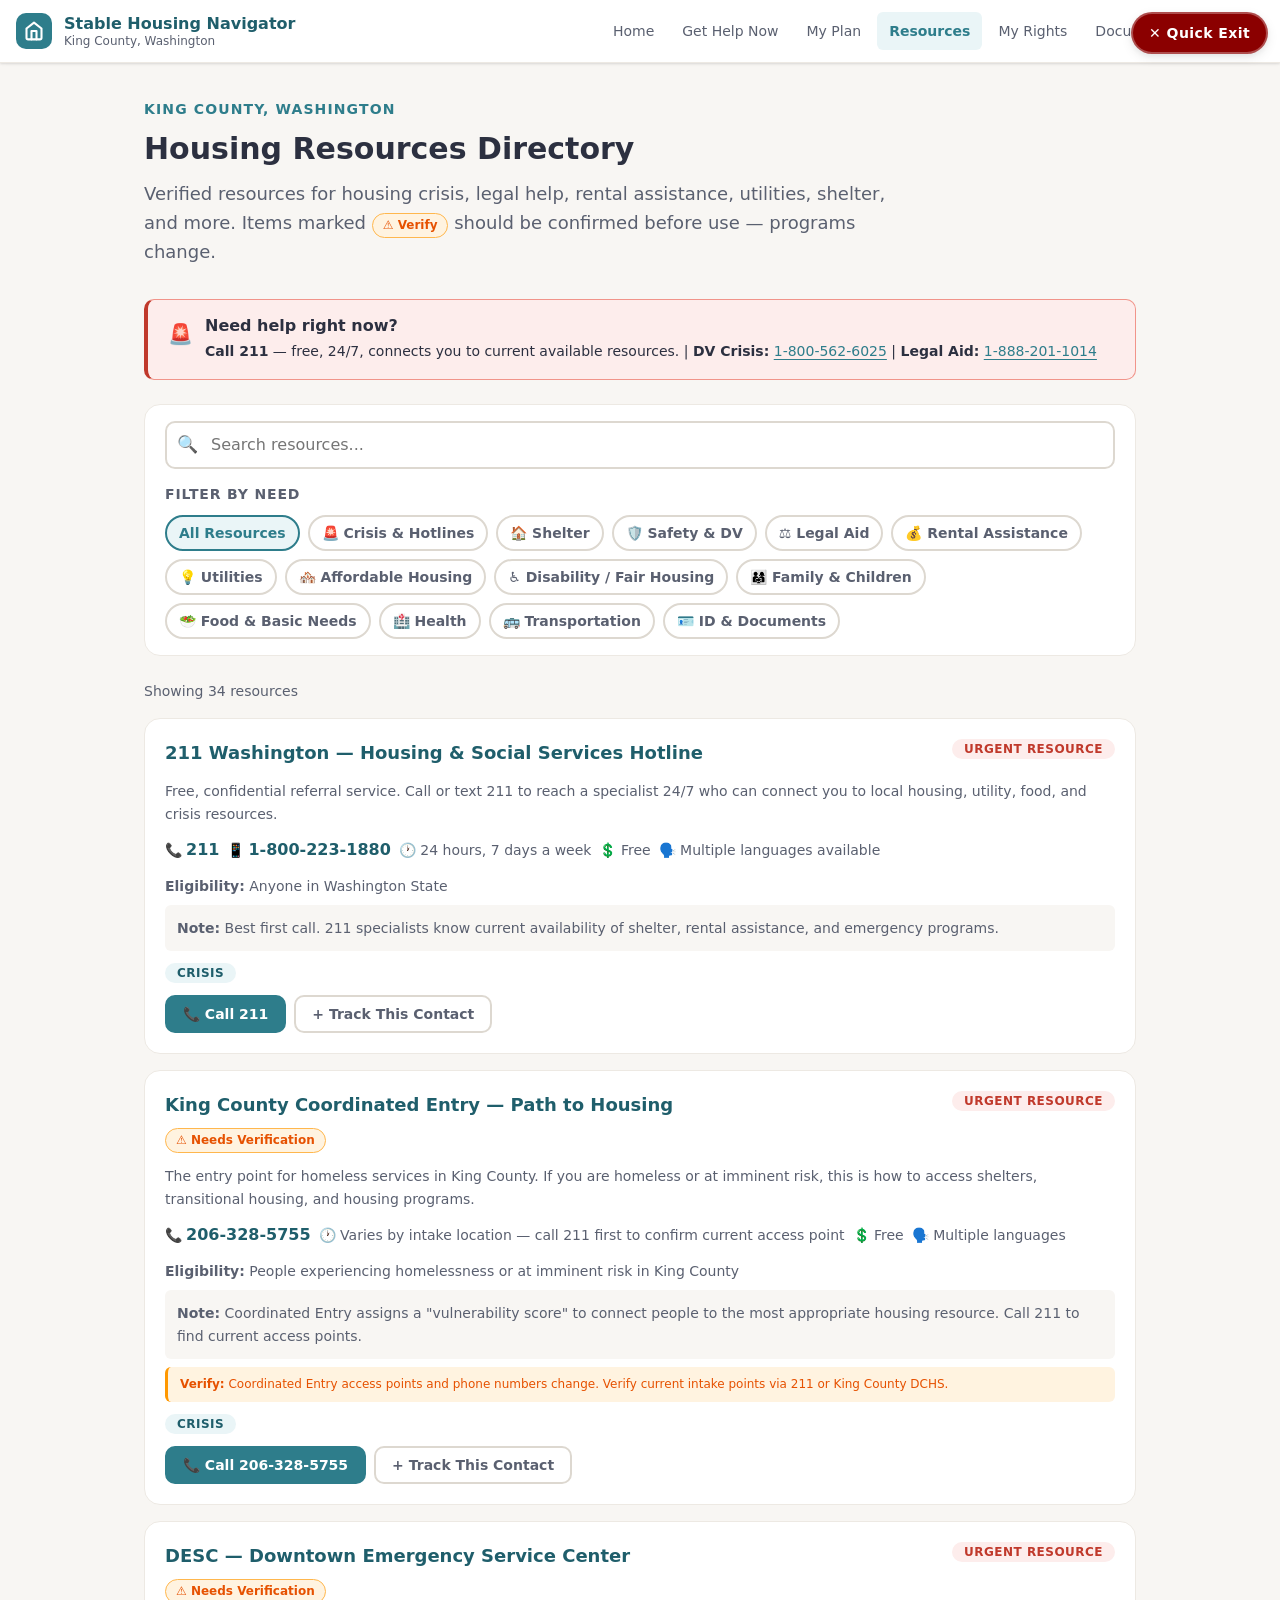
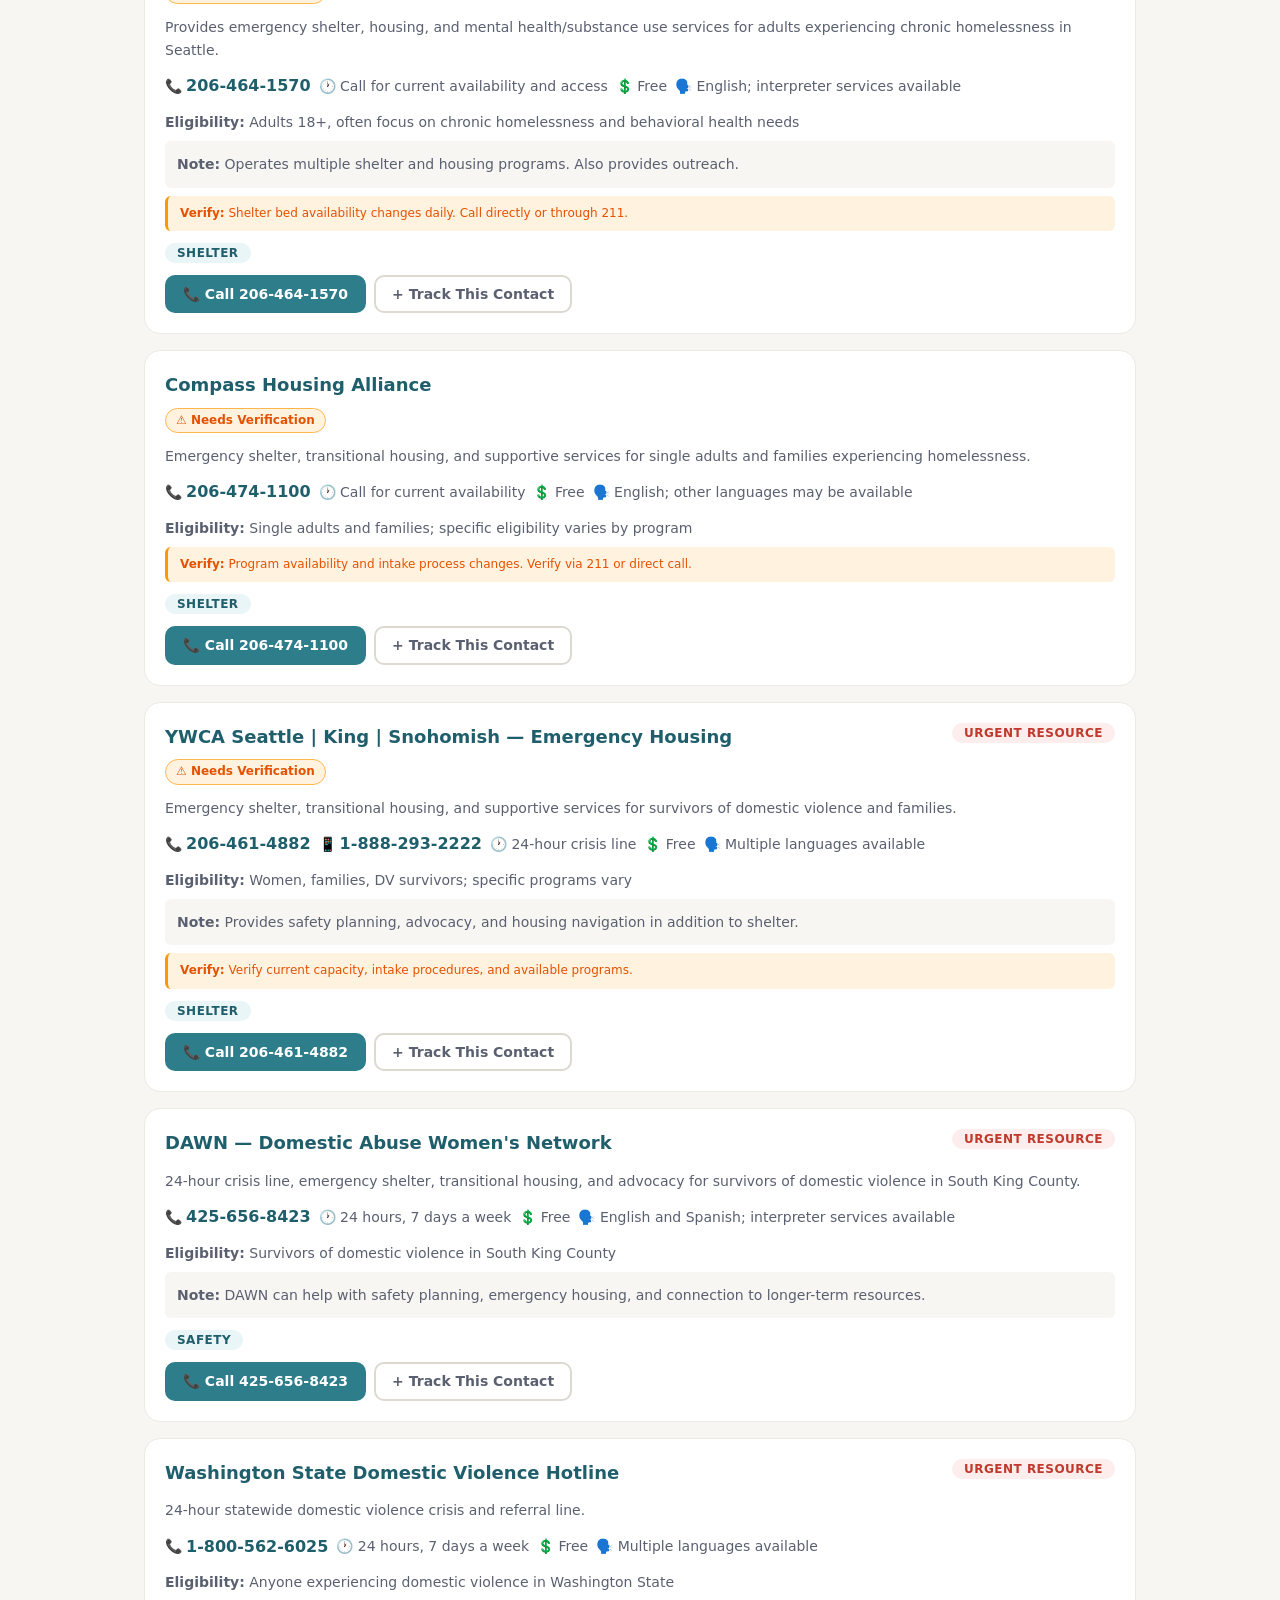
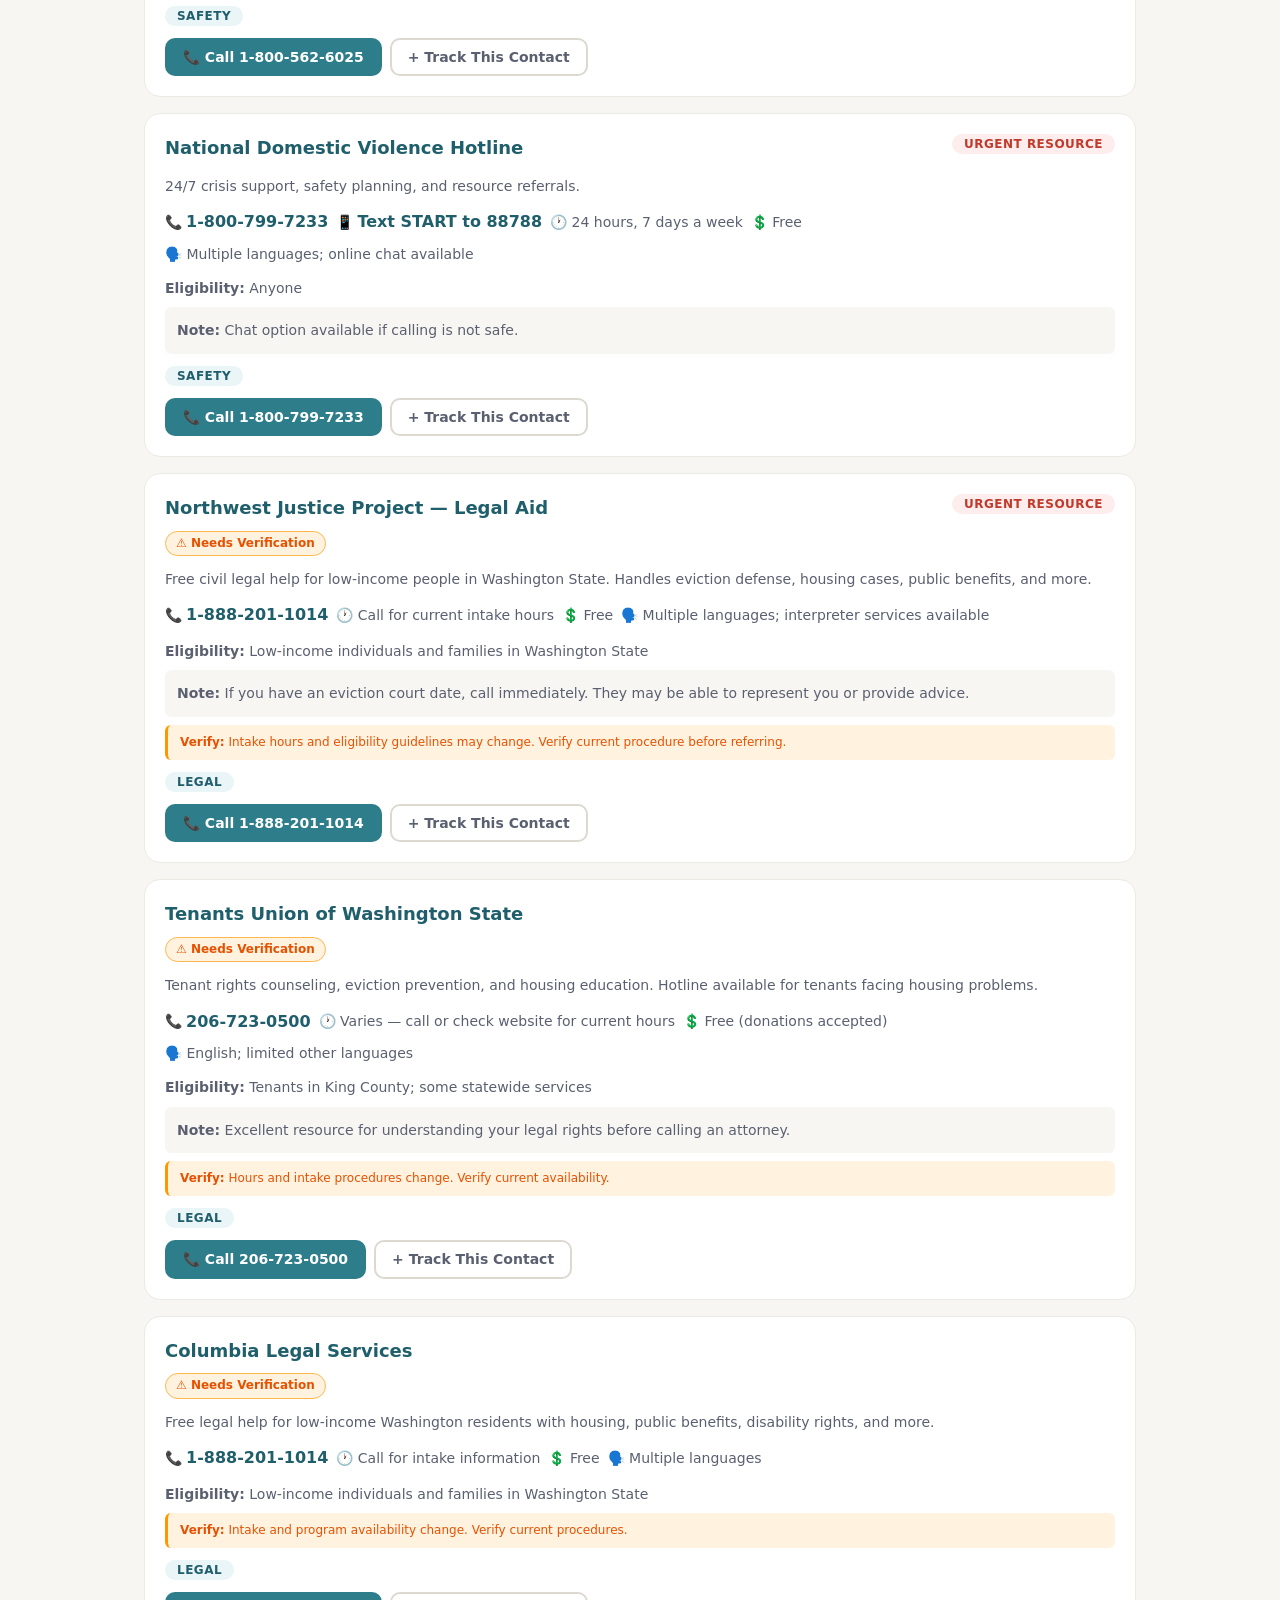
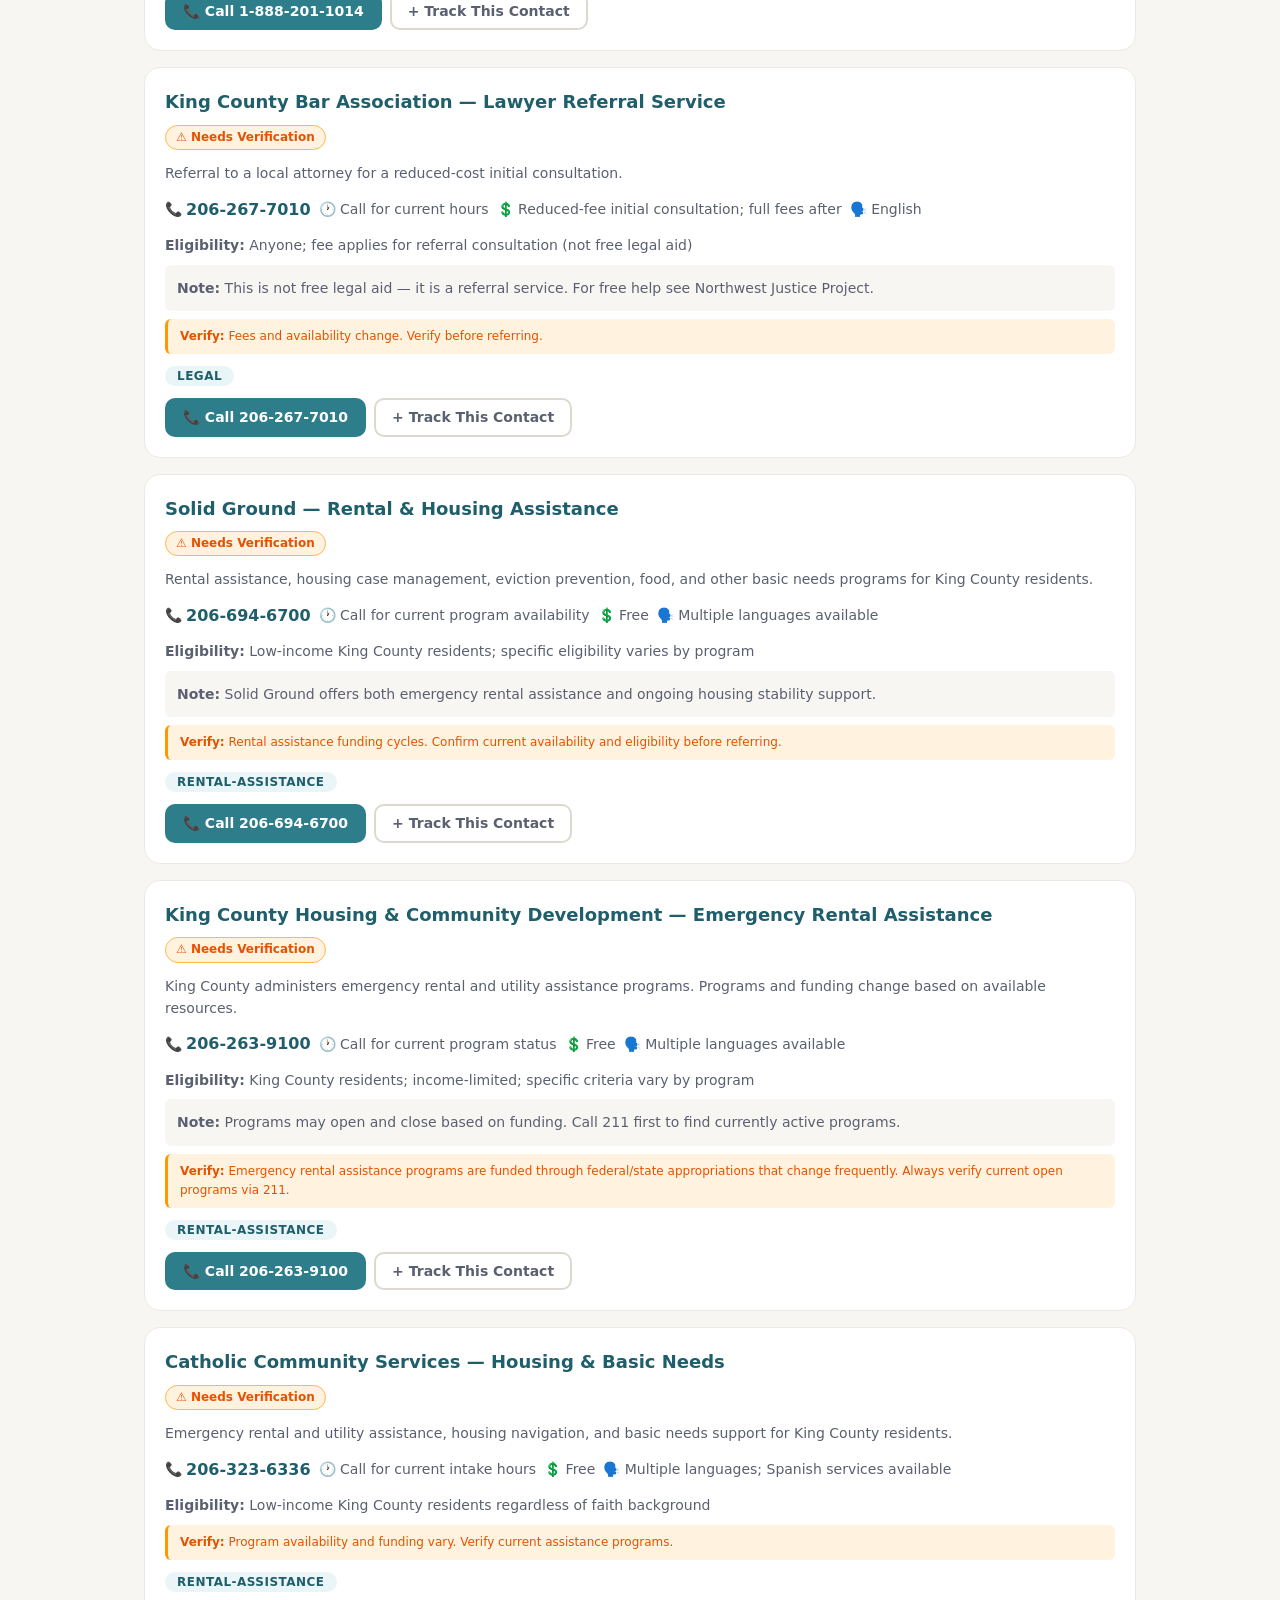
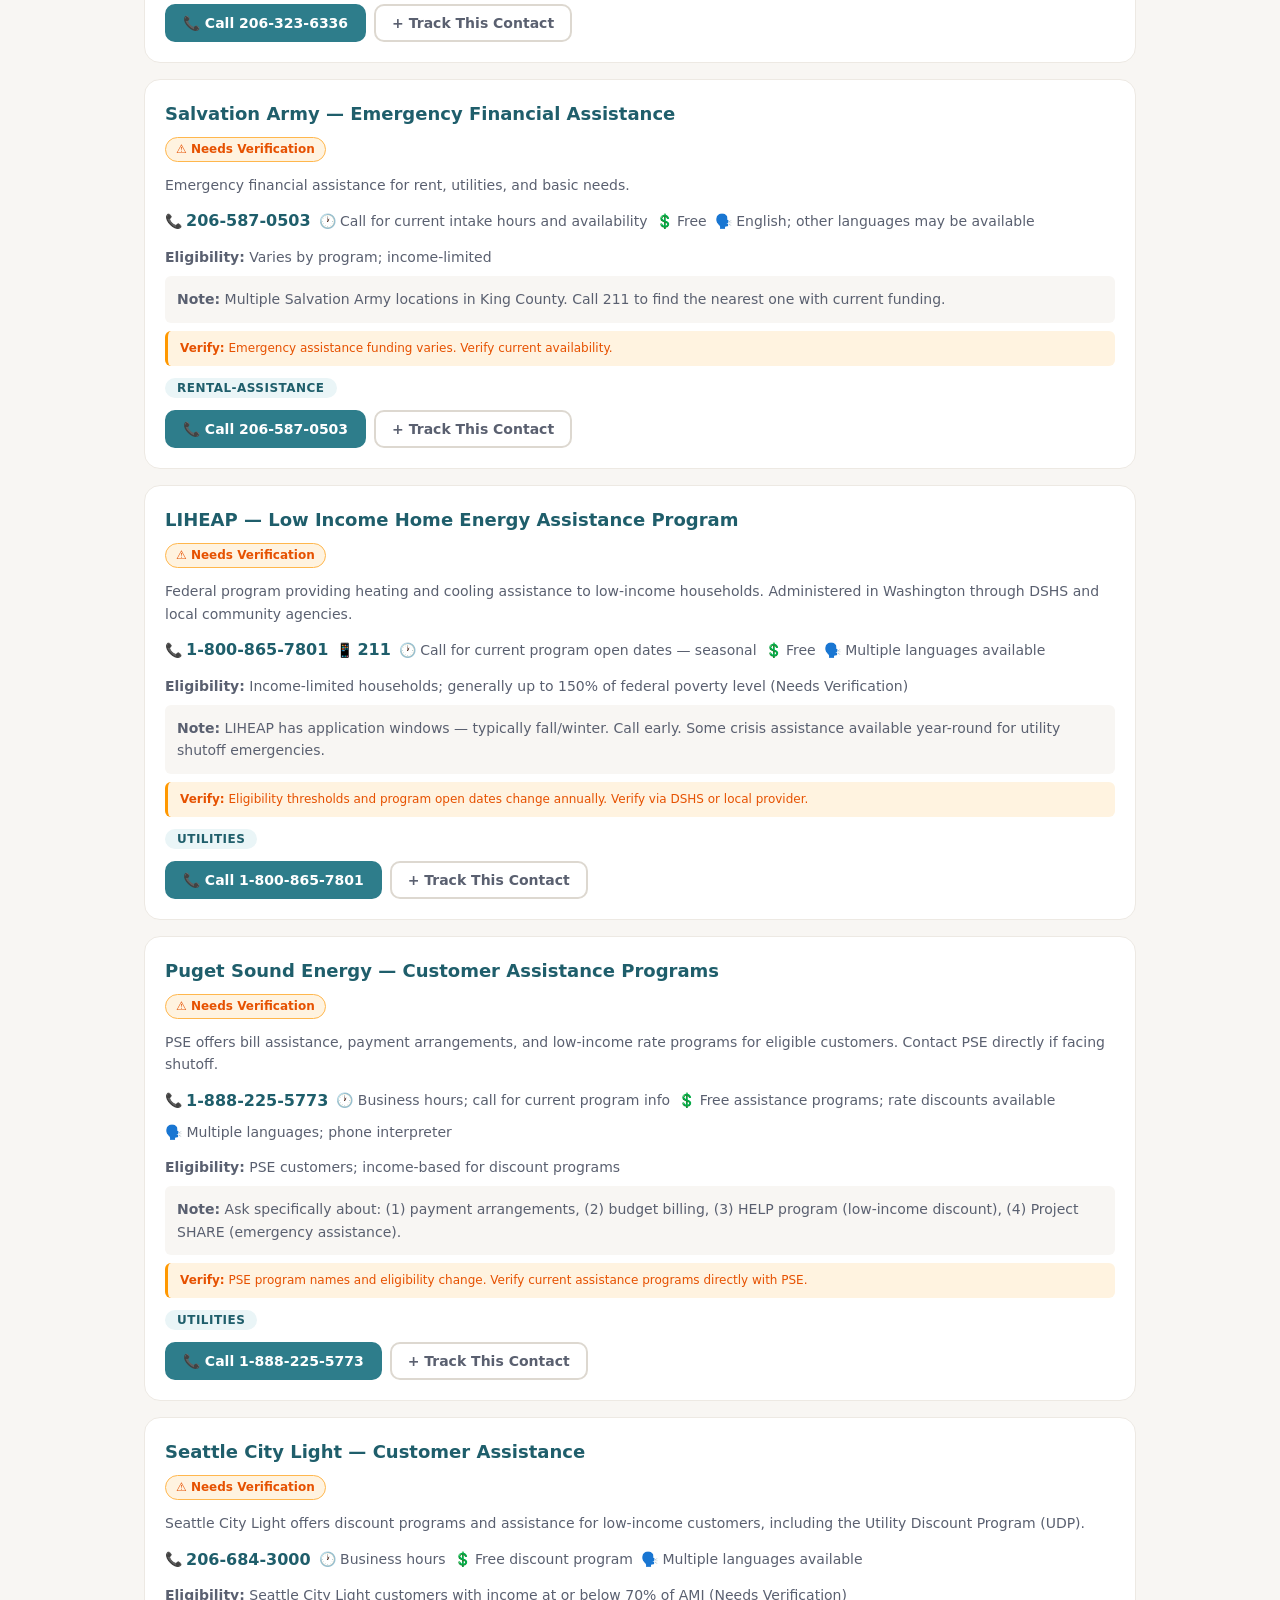
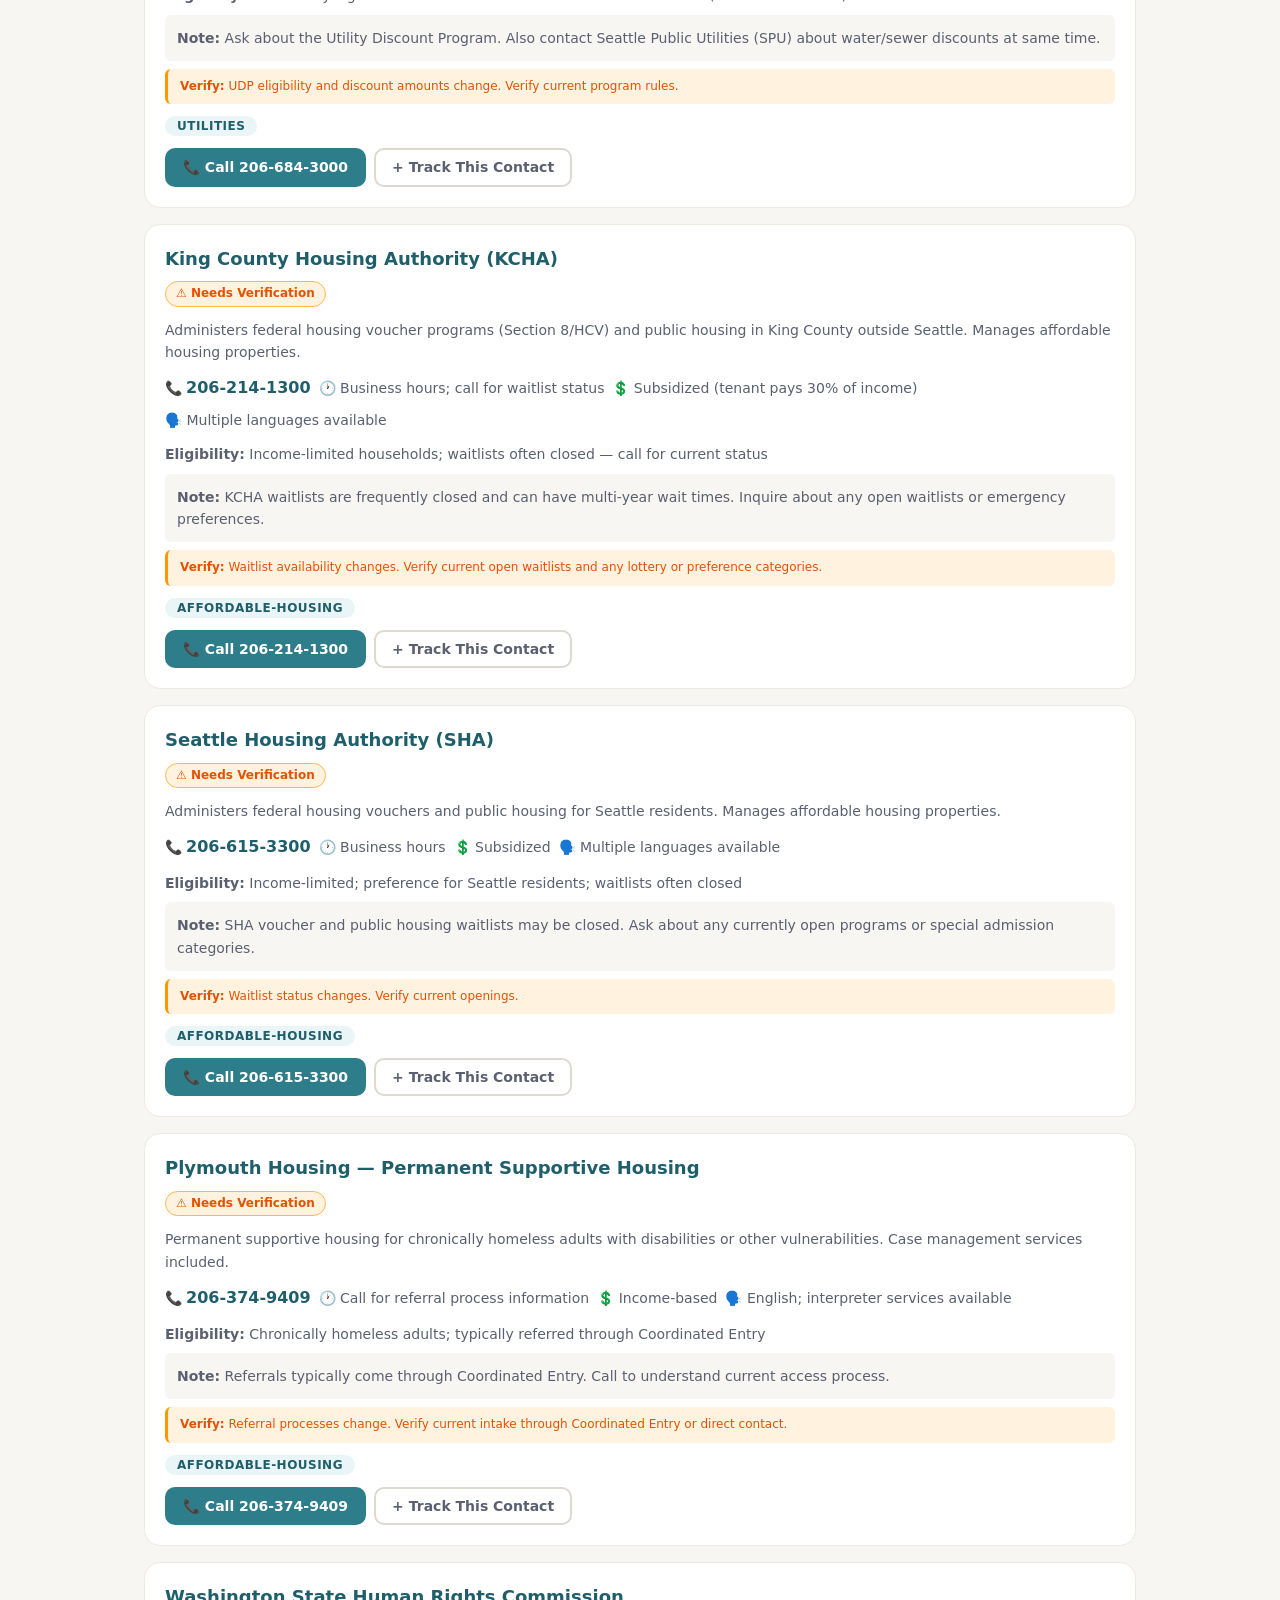
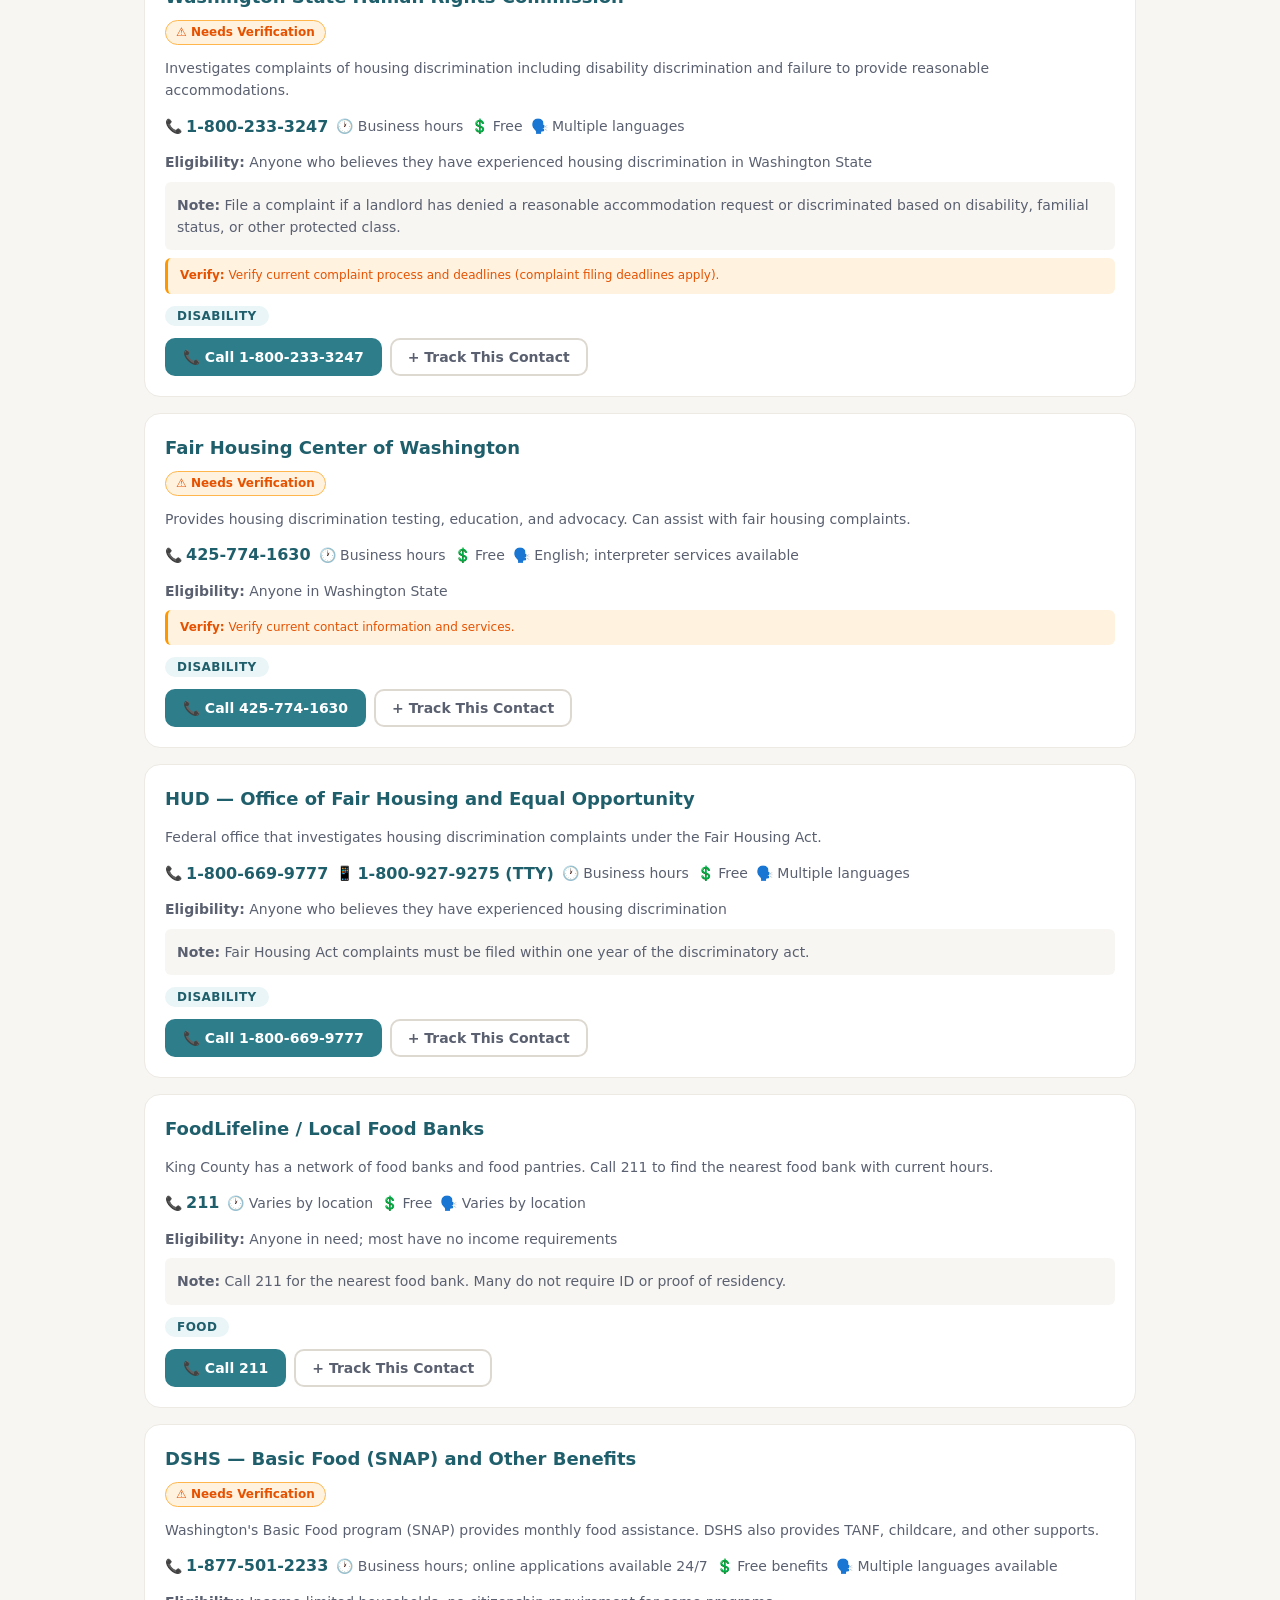
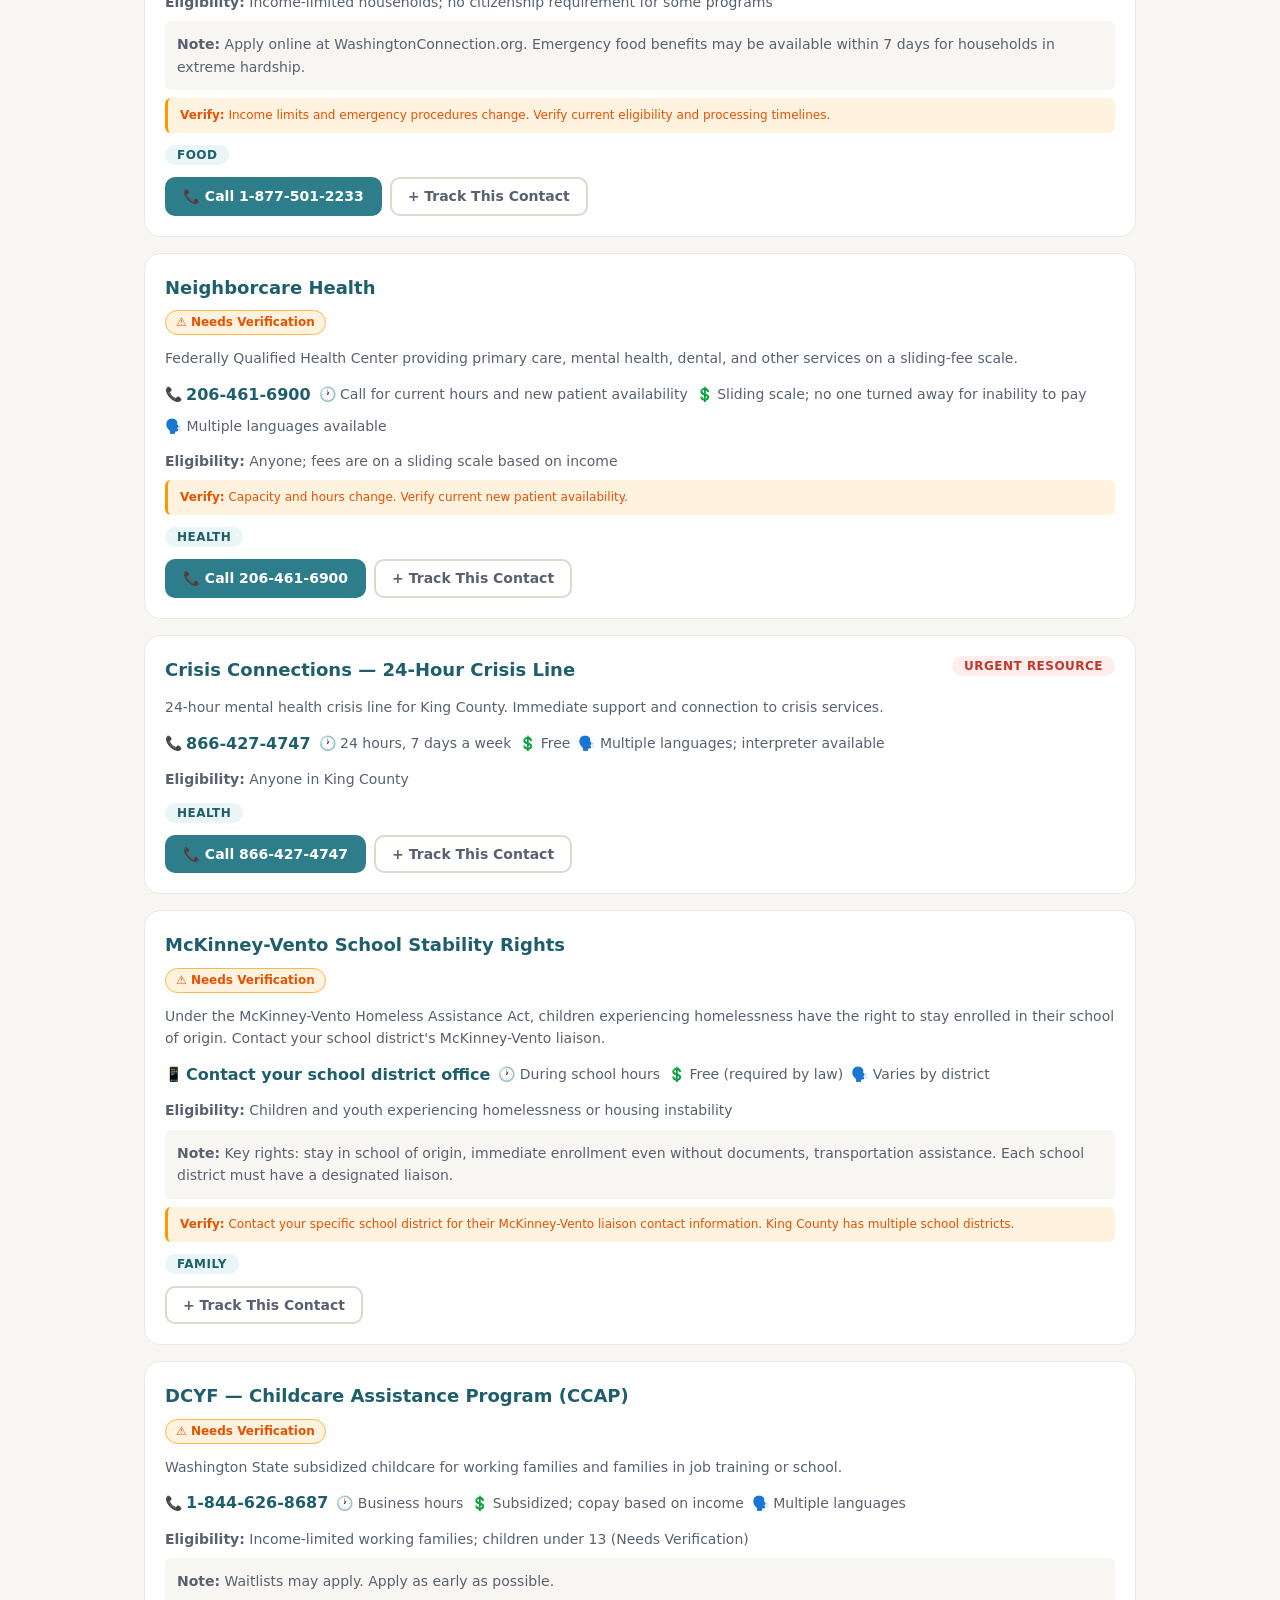
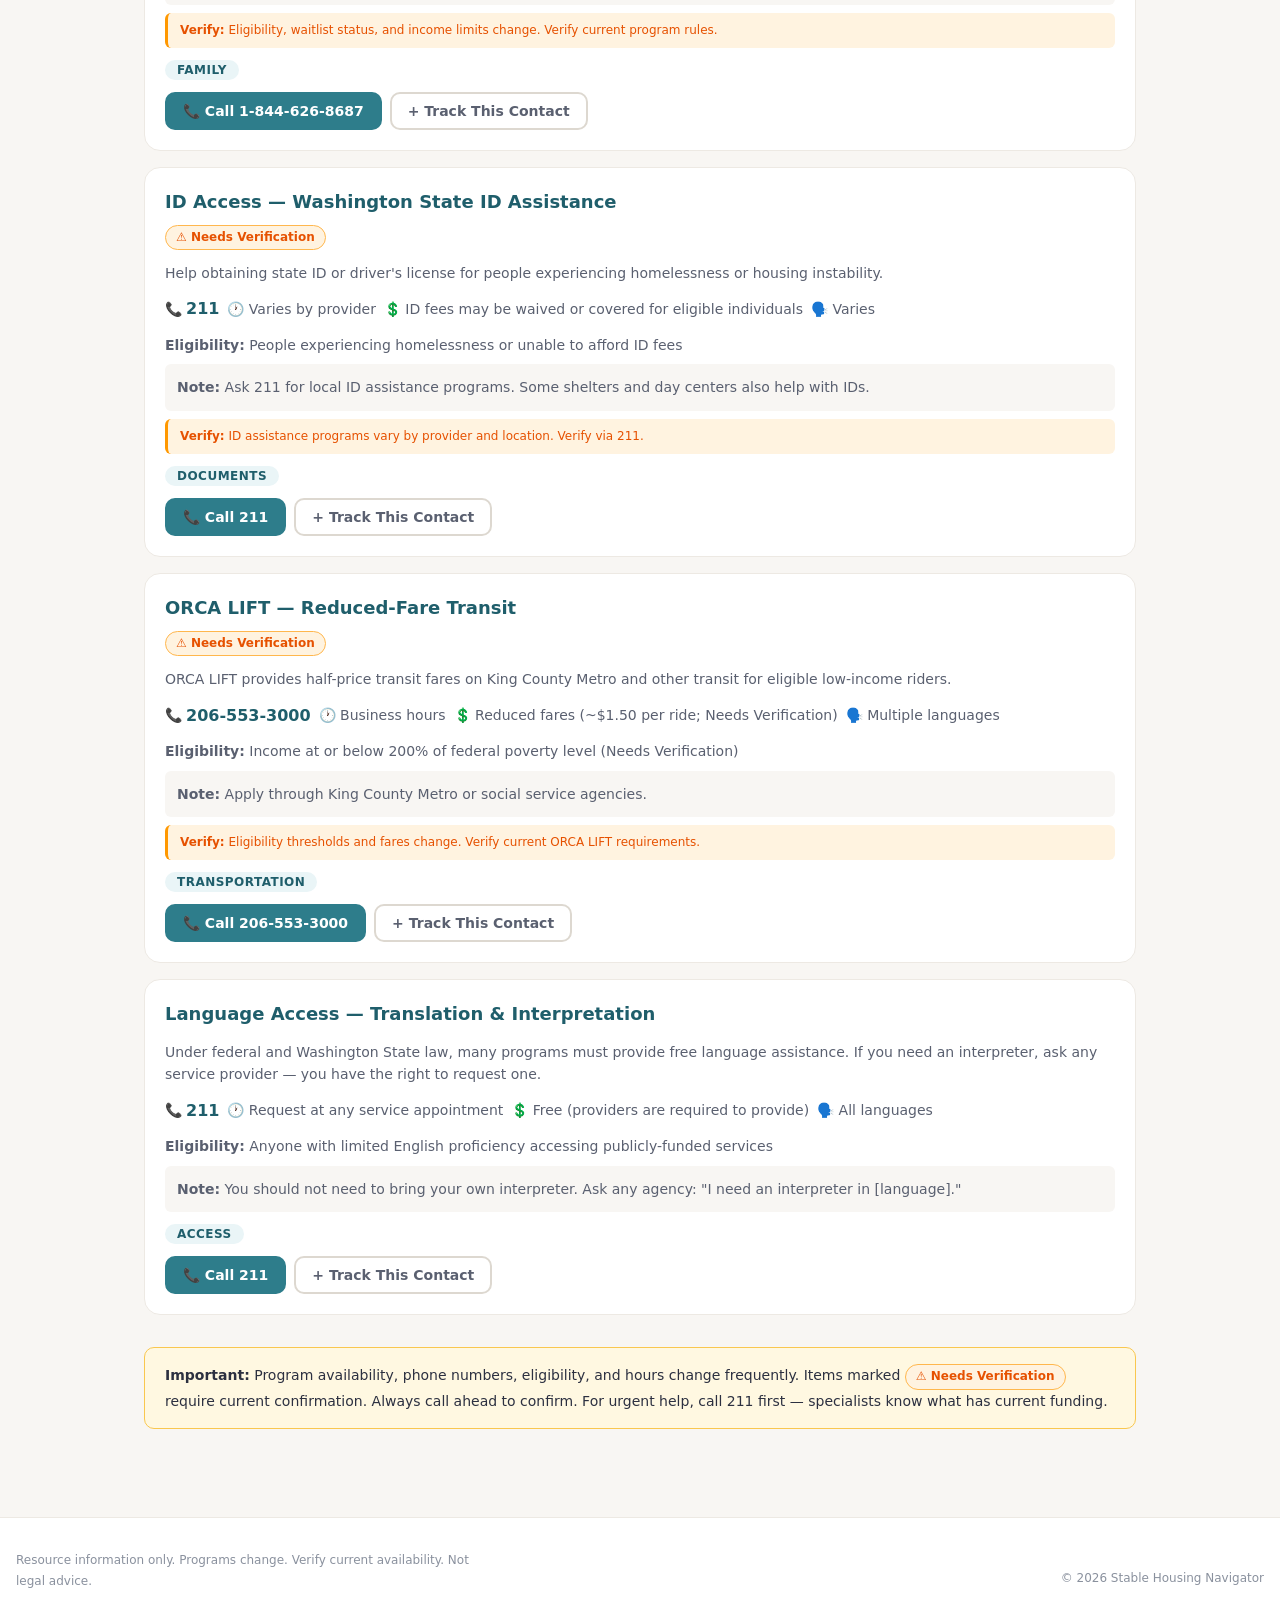
<file: stable-housing-navigator/resources.html>
<!DOCTYPE html>
<html lang="en">
<head>
  <meta charset="UTF-8">
  <meta name="viewport" content="width=device-width, initial-scale=1.0">
  <title>Resources — Stable Housing Navigator</title>
  <link rel="stylesheet" href="css/main.css">
  <style>
    .filter-bar { background: var(--color-surface); border: 1px solid var(--color-border-light); border-radius: var(--radius-lg); padding: var(--space-4) var(--space-5); margin-bottom: var(--space-6); }
    .filter-bar h3 { font-size: var(--font-size-sm); text-transform: uppercase; letter-spacing: 0.06em; color: var(--color-text-secondary); margin-bottom: var(--space-3); font-weight: 700; }
    .filter-chips { display: flex; flex-wrap: wrap; gap: var(--space-2); }
    .filter-chip { padding: var(--space-2) var(--space-3); border: 2px solid var(--color-border); border-radius: var(--radius-full); font-size: var(--font-size-sm); font-weight: 600; cursor: pointer; transition: all var(--transition-fast); background: white; color: var(--color-text-secondary); }
    .filter-chip:hover, .filter-chip.active { border-color: var(--color-primary); background: var(--color-primary-faint); color: var(--color-primary); }
    .search-bar { position: relative; margin-bottom: var(--space-4); }
    .search-bar input { padding-left: 2.75rem; }
    .search-icon { position: absolute; left: var(--space-3); top: 50%; transform: translateY(-50%); color: var(--color-text-muted); pointer-events: none; }
    .resource-count { font-size: var(--font-size-sm); color: var(--color-text-secondary); margin-bottom: var(--space-4); }
    .needs-verify-badge { display: inline-flex; align-items: center; gap: 4px; font-size: var(--font-size-xs); background: #FFF3E0; color: #E65100; border: 1px solid #FFB74D; border-radius: var(--radius-full); padding: 2px 10px; font-weight: 700; }
    .resource-phone a { font-weight: 700; color: var(--color-primary-dark); text-decoration: none; font-size: var(--font-size-base); }
    .resource-phone a:hover { text-decoration: underline; }
    .urgent-section { margin-bottom: var(--space-8); }
    .urgent-section-header { background: var(--color-danger); color: white; border-radius: var(--radius-md) var(--radius-md) 0 0; padding: var(--space-3) var(--space-5); font-weight: 700; }
    .section-label { font-size: var(--font-size-xs); font-weight: 700; text-transform: uppercase; letter-spacing: 0.07em; color: var(--color-text-muted); margin: var(--space-6) 0 var(--space-3); border-bottom: 1px solid var(--color-border-light); padding-bottom: var(--space-2); }
  </style>
</head>
<body>
<a href="https://weather.com" id="safetyExit" class="safety-exit">✕ Quick Exit</a>
<nav class="site-nav" role="navigation">
  <div class="nav-inner">
    <a href="index.html" class="nav-brand">
      <div class="nav-brand-icon" aria-hidden="true"><svg width="20" height="20" viewBox="0 0 24 24" fill="none" stroke="white" stroke-width="2.5" stroke-linecap="round" stroke-linejoin="round"><path d="M3 9l9-7 9 7v11a2 2 0 01-2 2H5a2 2 0 01-2-2z"/><polyline points="9 22 9 12 15 12 15 22"/></svg></div>
      <div class="nav-brand-text"><span class="nav-brand-name">Stable Housing Navigator</span><span class="nav-brand-sub">King County, Washington</span></div>
    </a>
    <ul class="nav-links">
      <li><a href="index.html">Home</a></li><li><a href="triage.html">Get Help Now</a></li>
      <li><a href="plan.html">My Plan</a></li><li><a href="resources.html" class="active">Resources</a></li>
      <li><a href="rights.html">My Rights</a></li><li><a href="documents.html">Documents</a></li><li><a href="letters.html">Letters</a></li>
    </ul>
    <button class="nav-mobile-toggle" id="navToggle" aria-label="Open menu"><span></span><span></span><span></span></button>
  </div>
  <div class="mobile-menu" id="mobileMenu">
    <a href="index.html">🏠 Home</a><a href="triage.html">🆘 Get Help Now</a><a href="plan.html">📋 My Plan</a>
    <a href="resources.html">📞 Resources</a><a href="rights.html">⚖️ My Rights</a>
    <a href="documents.html">📁 Documents</a><a href="letters.html">✉️ Letters</a>
  </div>
</nav>

<main class="main-content">
  <div class="container">

    <div class="section-header">
      <span class="section-eyebrow">King County, Washington</span>
      <h1>Housing Resources Directory</h1>
      <p>Verified resources for housing crisis, legal help, rental assistance, utilities, shelter, and more. Items marked <span class="needs-verify-badge">⚠ Verify</span> should be confirmed before use — programs change.</p>
    </div>

    <!-- Emergency Strip -->
    <div class="alert alert-urgent mb-6">
      <span class="alert-icon">🚨</span>
      <div class="alert-content">
        <h4>Need help right now?</h4>
        <p><strong>Call 211</strong> — free, 24/7, connects you to current available resources. | <strong>DV Crisis:</strong> <a href="tel:18005626025">1-800-562-6025</a> | <strong>Legal Aid:</strong> <a href="tel:18882011014">1-888-201-1014</a></p>
      </div>
    </div>

    <!-- Search + Filter -->
    <div class="filter-bar">
      <div class="search-bar">
        <span class="search-icon" aria-hidden="true">🔍</span>
        <input type="text" class="form-input" id="resourceSearch" placeholder="Search resources..." aria-label="Search resources" oninput="filterResources()">
      </div>
      <h3>Filter by need</h3>
      <div class="filter-chips" role="group" aria-label="Filter by category">
        <button class="filter-chip active" data-cat="all" onclick="setFilter('all', this)">All Resources</button>
        <button class="filter-chip" data-cat="crisis" onclick="setFilter('crisis', this)">🚨 Crisis &amp; Hotlines</button>
        <button class="filter-chip" data-cat="shelter" onclick="setFilter('shelter', this)">🏠 Shelter</button>
        <button class="filter-chip" data-cat="safety" onclick="setFilter('safety', this)">🛡️ Safety &amp; DV</button>
        <button class="filter-chip" data-cat="legal" onclick="setFilter('legal', this)">⚖️ Legal Aid</button>
        <button class="filter-chip" data-cat="rental-assistance" onclick="setFilter('rental-assistance', this)">💰 Rental Assistance</button>
        <button class="filter-chip" data-cat="utilities" onclick="setFilter('utilities', this)">💡 Utilities</button>
        <button class="filter-chip" data-cat="affordable-housing" onclick="setFilter('affordable-housing', this)">🏘️ Affordable Housing</button>
        <button class="filter-chip" data-cat="disability" onclick="setFilter('disability', this)">♿ Disability / Fair Housing</button>
        <button class="filter-chip" data-cat="family" onclick="setFilter('family', this)">👨‍👩‍👧 Family &amp; Children</button>
        <button class="filter-chip" data-cat="food" onclick="setFilter('food', this)">🥗 Food &amp; Basic Needs</button>
        <button class="filter-chip" data-cat="health" onclick="setFilter('health', this)">🏥 Health</button>
        <button class="filter-chip" data-cat="transportation" onclick="setFilter('transportation', this)">🚌 Transportation</button>
        <button class="filter-chip" data-cat="documents" onclick="setFilter('documents', this)">🪪 ID &amp; Documents</button>
      </div>
    </div>

    <div class="resource-count" id="resourceCount" aria-live="polite"></div>

    <!-- Resource List -->
    <div id="resourceList" role="list" aria-label="Housing resources"></div>

    <!-- No results -->
    <div id="noResults" style="display:none; text-align:center; padding: var(--space-12); color:var(--color-text-secondary);">
      <p style="font-size:2rem; margin-bottom:var(--space-4);">🔍</p>
      <p>No resources match your search. Try a different filter or search term.</p>
      <p>You can also <a href="tel:211">call 211</a> for personalized resource referrals.</p>
    </div>

    <!-- Legal Notice -->
    <div class="legal-notice mt-8" role="note">
      <strong>Important:</strong> Program availability, phone numbers, eligibility, and hours change frequently. Items marked <span class="needs-verify-badge">⚠ Needs Verification</span> require current confirmation. Always call ahead to confirm. For urgent help, call 211 first — specialists know what has current funding.
    </div>

  </div>
</main>

<footer class="site-footer">
  <div class="footer-inner">
    <div class="footer-bottom">
      <p class="footer-disclaimer">Resource information only. Programs change. Verify current availability. Not legal advice.</p>
      <p style="font-size:var(--font-size-xs);color:var(--color-text-muted);">© <span id="currentYear"></span> Stable Housing Navigator</p>
    </div>
  </div>
</footer>

<script type="module" src="js/app.js"></script>
<script type="module">
import { resources, matchResources } from './js/resources-data.js';

let activeFilter = 'all';
let searchText = '';

function renderResources(list) {
  const container = document.getElementById('resourceList');
  const noResults = document.getElementById('noResults');
  const count = document.getElementById('resourceCount');

  if (list.length === 0) {
    container.innerHTML = '';
    noResults.style.display = 'block';
    count.textContent = '';
    return;
  }

  noResults.style.display = 'none';
  count.textContent = `Showing ${list.length} resource${list.length !== 1 ? 's' : ''}`;

  container.innerHTML = list.map(r => `
    <div class="resource-card" role="listitem">
      <div class="resource-card-header">
        <div>
          <div class="resource-name">${r.name}</div>
          ${r.needsVerification ? `<span class="needs-verify-badge mt-2">⚠ Needs Verification</span>` : ''}
        </div>
        ${r.urgentFlag ? `<span class="badge badge-urgent">Urgent Resource</span>` : ''}
      </div>
      <div class="resource-desc">${r.description}</div>

      <div class="resource-meta">
        ${r.phone ? `<div class="resource-meta-item resource-phone">📞 <a href="tel:${r.phone.replace(/[^0-9+]/g,'')}">${r.phone}</a></div>` : ''}
        ${r.phone_alt ? `<div class="resource-meta-item resource-phone">📱 <a href="tel:${r.phone_alt.replace(/[^0-9+]/g,'')}">${r.phone_alt}</a></div>` : ''}
        ${r.hours ? `<div class="resource-meta-item">🕐 ${r.hours}</div>` : ''}
        ${r.cost ? `<div class="resource-meta-item">💲 ${r.cost}</div>` : ''}
        ${r.languages ? `<div class="resource-meta-item">🗣️ ${r.languages}</div>` : ''}
      </div>

      ${r.eligibility ? `<div style="font-size:var(--font-size-sm); color:var(--color-text-secondary); margin-top:var(--space-2);"><strong>Eligibility:</strong> ${r.eligibility}</div>` : ''}
      ${r.notes ? `<div style="font-size:var(--font-size-sm); color:var(--color-text-secondary); margin-top:var(--space-2); background:var(--color-bg); padding:var(--space-3); border-radius:var(--radius-sm);"><strong>Note:</strong> ${r.notes}</div>` : ''}
      ${r.needsVerification && r.verifyNote ? `<div style="font-size:var(--font-size-xs); color:#E65100; margin-top:var(--space-2); padding:var(--space-2) var(--space-3); background:#FFF3E0; border-radius:var(--radius-sm); border-left: 3px solid #FF9800;"><strong>Verify:</strong> ${r.verifyNote}</div>` : ''}

      <div class="resource-tags">
        <span class="badge badge-primary">${r.category}</span>
        ${r.citySpecific ? `<span class="badge badge-neutral">${r.citySpecific} only</span>` : ''}
      </div>

      <div class="resource-actions">
        ${r.phone ? `<a href="tel:${r.phone.replace(/[^0-9+]/g,'')}" class="btn btn-primary btn-sm">📞 Call ${r.phone}</a>` : ''}
        <button class="btn btn-ghost btn-sm" onclick="trackContact('${r.name}', '${r.phone || ''}')">+ Track This Contact</button>
      </div>
    </div>
  `).join('');
}

window.setFilter = function(cat, btn) {
  activeFilter = cat;
  document.querySelectorAll('.filter-chip').forEach(c => c.classList.remove('active'));
  btn.classList.add('active');
  applyFilters();
};

window.filterResources = function() {
  searchText = document.getElementById('resourceSearch').value.toLowerCase();
  applyFilters();
};

function applyFilters() {
  let filtered = resources;
  if (activeFilter !== 'all') {
    filtered = filtered.filter(r => r.category === activeFilter);
  }
  if (searchText) {
    filtered = filtered.filter(r =>
      r.name.toLowerCase().includes(searchText) ||
      r.description.toLowerCase().includes(searchText) ||
      r.tags.some(t => t.includes(searchText))
    );
  }
  renderResources(filtered);
}

window.trackContact = function(name, phone) {
  try {
    const session = JSON.parse(localStorage.getItem('shn_session') || '{}');
    if (!session.contacts) session.contacts = [];
    session.contacts.push({
      id: Date.now().toString(),
      name,
      phone,
      date: new Date().toISOString().split('T')[0],
      notes: 'Found via Resources page',
    });
    session.updatedAt = new Date().toISOString();
    localStorage.setItem('shn_session', JSON.stringify(session));
    alert(`${name} added to your contact log in My Plan.`);
  } catch(e) {}
};

// Check for personalized matches from triage
function loadPersonalizedMatches() {
  try {
    const session = JSON.parse(localStorage.getItem('shn_session') || '{}');
    const barriers = session.triage?.answers?.barriers || [];
    const profile = session.profile || {};
    if (barriers.length > 0 || profile.hasChildren || profile.hasDisability) {
      const matched = matchResources(barriers, profile);
      const note = document.createElement('div');
      note.className = 'alert alert-success mb-4';
      note.innerHTML = `<span class="alert-icon">✨</span><div class="alert-content"><p><strong>Personalized matches:</strong> Based on your assessment, we found ${matched.length} resources that may help. These appear first when searching.</p></div>`;
      document.getElementById('resourceList').before(note);
    }
  } catch(e) {}
}

document.getElementById('currentYear').textContent = new Date().getFullYear();
renderResources(resources);
loadPersonalizedMatches();
</script>
</body>
</html>
</file>
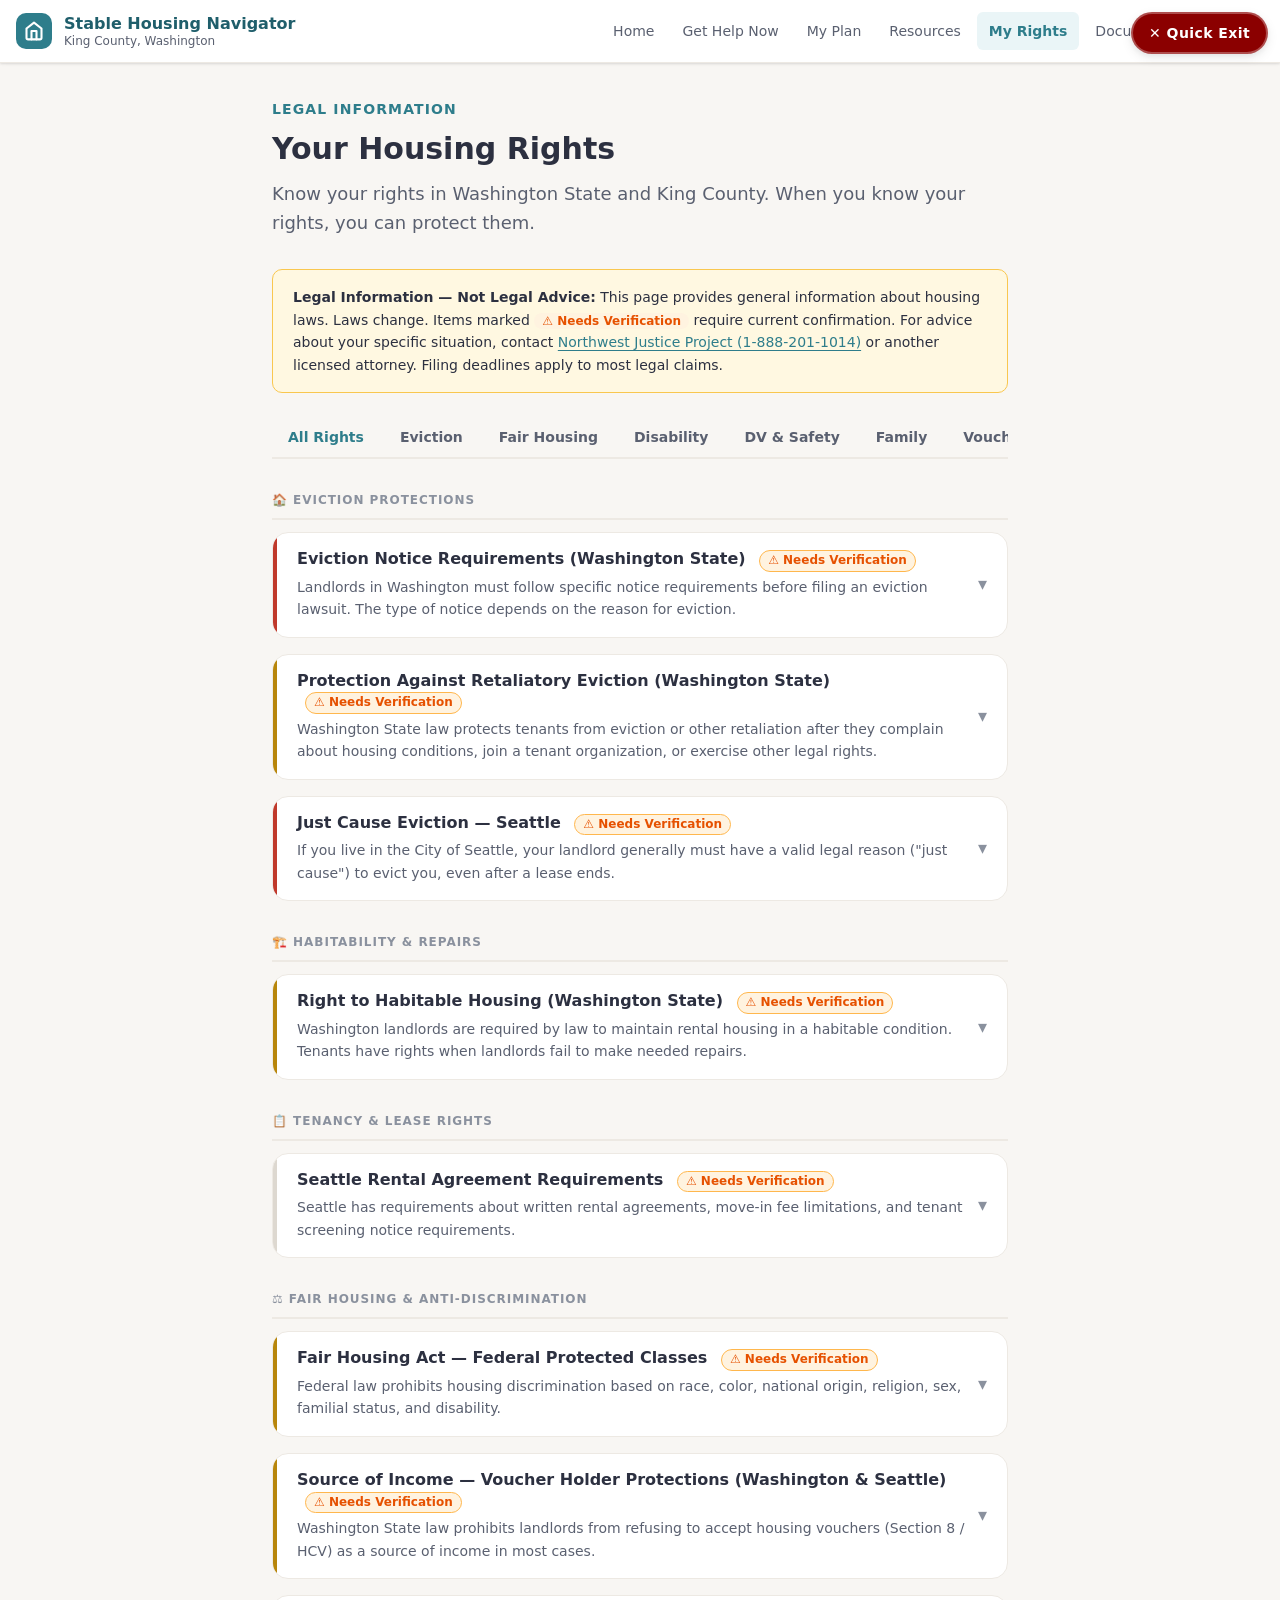
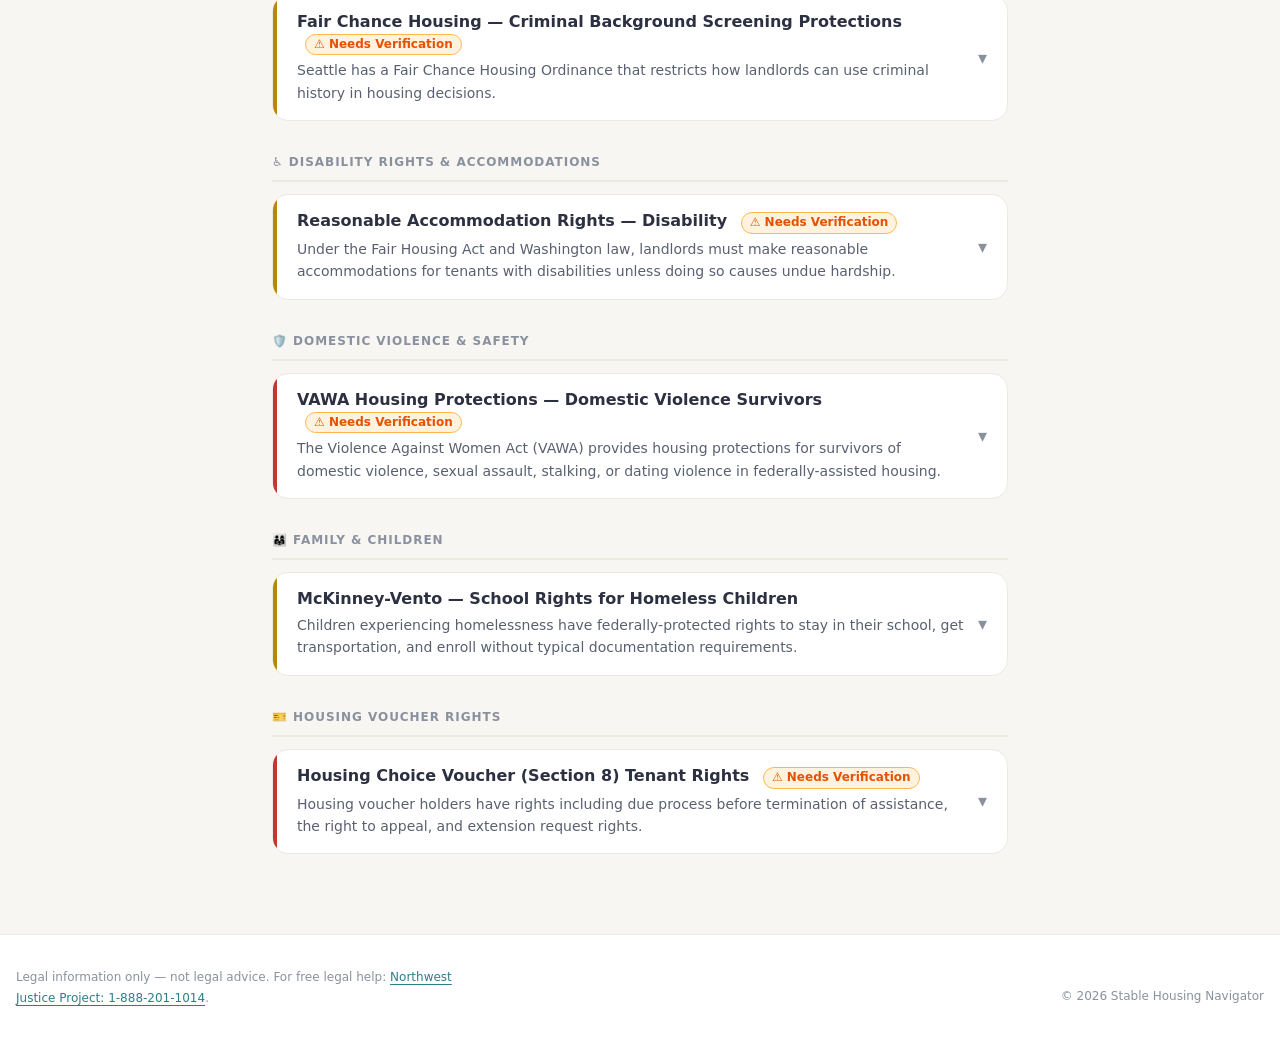
<file: stable-housing-navigator/rights.html>
<!DOCTYPE html>
<html lang="en">
<head>
  <meta charset="UTF-8">
  <meta name="viewport" content="width=device-width, initial-scale=1.0">
  <title>My Rights — Stable Housing Navigator</title>
  <link rel="stylesheet" href="css/main.css">
  <style>
    .rights-category-header { font-size: var(--font-size-xs); font-weight: 700; text-transform: uppercase; letter-spacing: 0.08em; color: var(--color-text-muted); margin: var(--space-8) 0 var(--space-3); padding-bottom: var(--space-2); border-bottom: 2px solid var(--color-border-light); }
    .rights-card { background: var(--color-surface); border: 1px solid var(--color-border-light); border-radius: var(--radius-lg); margin-bottom: var(--space-4); overflow: hidden; }
    .rights-card-header { display: flex; gap: var(--space-3); align-items: center; justify-content: space-between; padding: var(--space-4) var(--space-5); cursor: pointer; }
    .rights-card-header h3 { font-size: var(--font-size-base); color: var(--color-text); margin: 0; flex: 1; }
    .rights-card-header:hover { background: var(--color-bg); }
    .rights-card-body { display: none; padding: var(--space-5); border-top: 1px solid var(--color-border-light); }
    .rights-card-body.open { display: block; }
    .rights-card-body p { font-size: var(--font-size-sm); color: var(--color-text-secondary); margin-bottom: var(--space-3); white-space: pre-line; }
    .rights-card-body ul { padding-left: var(--space-5); }
    .rights-card-body ul li { font-size: var(--font-size-sm); color: var(--color-text-secondary); margin-bottom: var(--space-2); }
    .needs-verify-inline { display: inline-flex; align-items: center; gap: 4px; font-size: var(--font-size-xs); background: #FFF3E0; color: #E65100; border: 1px solid #FFB74D; border-radius: var(--radius-full); padding: 2px 8px; font-weight: 700; margin-left: var(--space-2); }
    .expand-icon { font-size: var(--font-size-lg); transition: transform 0.2s ease; color: var(--color-text-muted); flex-shrink: 0; }
    .rights-card-header.expanded .expand-icon { transform: rotate(180deg); }
    .what-to-do { background: var(--color-success-faint); border: 1px solid var(--color-secondary-light); border-radius: var(--radius-md); padding: var(--space-4); margin-top: var(--space-4); }
    .what-to-do h4 { color: var(--color-secondary-dark); font-size: var(--font-size-sm); margin-bottom: var(--space-2); }
    .source-cite { font-size: var(--font-size-xs); color: var(--color-text-muted); font-style: italic; margin-top: var(--space-4); padding-top: var(--space-3); border-top: 1px solid var(--color-border-light); }
    .triggered-badge { background: var(--color-primary-faint); color: var(--color-primary-dark); border: 1px solid var(--color-primary-light); font-size: var(--font-size-xs); font-weight: 700; padding: 2px 8px; border-radius: var(--radius-full); }
    .urgency-high .rights-card-header { border-left: 4px solid var(--color-danger); }
    .urgency-medium .rights-card-header { border-left: 4px solid var(--color-warn); }
    .urgency-low .rights-card-header { border-left: 4px solid var(--color-border); }
  </style>
</head>
<body>
<a href="https://weather.com" id="safetyExit" class="safety-exit">✕ Quick Exit</a>
<nav class="site-nav" role="navigation">
  <div class="nav-inner">
    <a href="index.html" class="nav-brand">
      <div class="nav-brand-icon" aria-hidden="true"><svg width="20" height="20" viewBox="0 0 24 24" fill="none" stroke="white" stroke-width="2.5" stroke-linecap="round" stroke-linejoin="round"><path d="M3 9l9-7 9 7v11a2 2 0 01-2 2H5a2 2 0 01-2-2z"/><polyline points="9 22 9 12 15 12 15 22"/></svg></div>
      <div class="nav-brand-text"><span class="nav-brand-name">Stable Housing Navigator</span><span class="nav-brand-sub">King County, Washington</span></div>
    </a>
    <ul class="nav-links">
      <li><a href="index.html">Home</a></li><li><a href="triage.html">Get Help Now</a></li>
      <li><a href="plan.html">My Plan</a></li><li><a href="resources.html">Resources</a></li>
      <li><a href="rights.html" class="active">My Rights</a></li><li><a href="documents.html">Documents</a></li><li><a href="letters.html">Letters</a></li>
    </ul>
    <button class="nav-mobile-toggle" id="navToggle" aria-label="Open menu"><span></span><span></span><span></span></button>
  </div>
  <div class="mobile-menu" id="mobileMenu">
    <a href="index.html">🏠 Home</a><a href="triage.html">🆘 Get Help Now</a><a href="plan.html">📋 My Plan</a>
    <a href="resources.html">📞 Resources</a><a href="rights.html">⚖️ My Rights</a>
    <a href="documents.html">📁 Documents</a><a href="letters.html">✉️ Letters</a>
  </div>
</nav>

<main class="main-content">
  <div class="container container--md">

    <div class="section-header">
      <span class="section-eyebrow">Legal Information</span>
      <h1>Your Housing Rights</h1>
      <p>Know your rights in Washington State and King County. When you know your rights, you can protect them.</p>
    </div>

    <!-- Legal Disclaimer -->
    <div class="legal-notice" role="note">
      <strong>Legal Information — Not Legal Advice:</strong> This page provides general information about housing laws. Laws change. Items marked <span style="background:#FFF3E0;color:#E65100;padding:1px 8px;border-radius:99px;font-size:0.75rem;font-weight:700;">⚠ Needs Verification</span> require current confirmation. For advice about your specific situation, contact <a href="tel:18882011014">Northwest Justice Project (1-888-201-1014)</a> or another licensed attorney. Filing deadlines apply to most legal claims.
    </div>

    <!-- Personalized alert -->
    <div id="triggeredAlert" style="display:none;">
      <div class="alert alert-info mb-6">
        <span class="alert-icon">⚖️</span>
        <div class="alert-content">
          <h4>Rights that may apply to your situation</h4>
          <p>Based on your housing assessment, the protections marked <span class="triggered-badge">May Apply to You</span> may be relevant. Click each one to learn more.</p>
        </div>
      </div>
    </div>

    <!-- Filter tabs -->
    <div class="tabs-wrapper">
      <div class="tabs" role="tablist">
        <button class="tab-btn active" role="tab" aria-selected="true" onclick="showCategory('all', this)">All Rights</button>
        <button class="tab-btn" role="tab" onclick="showCategory('eviction', this)">Eviction</button>
        <button class="tab-btn" role="tab" onclick="showCategory('fair-housing', this)">Fair Housing</button>
        <button class="tab-btn" role="tab" onclick="showCategory('disability', this)">Disability</button>
        <button class="tab-btn" role="tab" onclick="showCategory('safety', this)">DV &amp; Safety</button>
        <button class="tab-btn" role="tab" onclick="showCategory('family', this)">Family</button>
        <button class="tab-btn" role="tab" onclick="showCategory('voucher', this)">Vouchers</button>
        <button class="tab-btn" role="tab" onclick="showCategory('tenancy', this)">Tenancy</button>
      </div>
    </div>

    <!-- Rights List -->
    <div id="rightsList" role="list"></div>

  </div>
</main>

<footer class="site-footer">
  <div class="footer-inner">
    <div class="footer-bottom">
      <p class="footer-disclaimer">Legal information only — not legal advice. For free legal help: <a href="tel:18882011014">Northwest Justice Project: 1-888-201-1014</a>.</p>
      <p style="font-size:var(--font-size-xs);color:var(--color-text-muted);">© <span id="currentYear"></span> Stable Housing Navigator</p>
    </div>
  </div>
</footer>

<script type="module" src="js/app.js"></script>
<script type="module">
import { rights, getRightsByTrigger } from './js/rights-data.js';

let activeCategory = 'all';
let triggeredIds = new Set();

function getTriggeredRights() {
  try {
    const session = JSON.parse(localStorage.getItem('shn_session') || '{}');
    const answers = session.triage?.answers || {};
    const barriers = answers.barriers || [];
    const triggers = [];

    if (['court_date','notice_served'].includes(answers.eviction)) triggers.push('eviction_notice', 'eviction_served');
    if (['yes_danger','leaving_soon'].includes(answers.safety)) triggers.push('domestic_violence', 'fleeing_safety');
    if (answers.disability?.startsWith('yes')) triggers.push('disability_barrier', 'accommodation_needed');
    if (barriers.includes('voucher_discrimination')) triggers.push('voucher_discrimination', 'voucher_holder');
    if (barriers.includes('criminal_background')) triggers.push('criminal_background', 'denied_for_background');
    if (answers.voucher && !['no','not_sure'].includes(answers.voucher)) triggers.push('has_voucher', 'voucher_holder');
    if (answers.children === 'yes_minor') triggers.push('has_children');
    if (['homeless_outside','shelter','doubled_up'].includes(answers.housing_status)) triggers.push('homeless');
    if (answers.safety === 'unsafe_housing') triggers.push('unsafe_housing', 'repairs_needed');

    if (triggers.length > 0) {
      document.getElementById('triggeredAlert').style.display = 'block';
      const triggered = getRightsByTrigger(triggers);
      triggered.forEach(r => triggeredIds.add(r.id));
    }
  } catch(e) {}
}

function renderRights(list) {
  const container = document.getElementById('rightsList');

  if (list.length === 0) {
    container.innerHTML = `<div style="text-align:center;padding:var(--space-12);color:var(--color-text-secondary);">No rights information found for this category.</div>`;
    return;
  }

  // Group by category
  const groups = {};
  list.forEach(r => {
    if (!groups[r.category]) groups[r.category] = [];
    groups[r.category].push(r);
  });

  const catLabels = {
    eviction: '🏠 Eviction Protections',
    'fair-housing': '⚖️ Fair Housing & Anti-Discrimination',
    disability: '♿ Disability Rights & Accommodations',
    safety: '🛡️ Domestic Violence & Safety',
    family: '👨‍👩‍👧 Family & Children',
    voucher: '🎫 Housing Voucher Rights',
    tenancy: '📋 Tenancy & Lease Rights',
    habitability: '🏗️ Habitability & Repairs',
  };

  let html = '';

  Object.entries(groups).forEach(([cat, items]) => {
    const isAll = activeCategory === 'all';
    if (!isAll) {
      items.forEach(r => html += renderRightsCard(r));
    } else {
      html += `<div class="rights-category-header">${catLabels[cat] || cat}</div>`;
      items.forEach(r => html += renderRightsCard(r));
    }
  });

  container.innerHTML = html;

  // Attach toggle listeners
  container.querySelectorAll('.rights-card-header').forEach(header => {
    header.addEventListener('click', () => {
      header.classList.toggle('expanded');
      const body = header.nextElementSibling;
      if (body) body.classList.toggle('open');
    });
  });

  // Auto-expand triggered rights
  container.querySelectorAll('.rights-card[data-triggered="true"] .rights-card-header').forEach(h => {
    h.classList.add('expanded');
    h.nextElementSibling?.classList.add('open');
  });
}

function renderRightsCard(r) {
  const isTriggered = triggeredIds.has(r.id);
  const whatToDo = r.whatToDoc?.map(w => `<li>${w}</li>`).join('') || '';
  const contacts = r.contacts?.join(' | ') || '';

  return `
    <div class="rights-card urgency-${r.urgency}" role="listitem" data-triggered="${isTriggered}">
      <div class="rights-card-header" tabindex="0" role="button" aria-expanded="false">
        <div>
          <h3>${r.title}
            ${r.needsVerification ? `<span class="needs-verify-inline">⚠ Needs Verification</span>` : ''}
            ${isTriggered ? `<span class="triggered-badge ml-2">May Apply to You</span>` : ''}
          </h3>
          <div style="font-size:var(--font-size-sm);color:var(--color-text-secondary);margin-top:4px;">${r.summary}</div>
        </div>
        <span class="expand-icon" aria-hidden="true">▾</span>
      </div>
      <div class="rights-card-body">
        <p>${r.details}</p>

        ${whatToDo ? `
          <div class="what-to-do">
            <h4>✅ What to document</h4>
            <ul>${whatToDo}</ul>
          </div>
        ` : ''}

        ${contacts ? `
          <div style="margin-top:var(--space-4);">
            <strong style="font-size:var(--font-size-sm);">Who to contact:</strong>
            <p style="font-size:var(--font-size-sm);">${contacts}</p>
          </div>
        ` : ''}

        ${r.needsVerification && r.verifyNote ? `
          <div style="font-size:var(--font-size-xs); color:#E65100; margin-top:var(--space-4); padding:var(--space-3); background:#FFF3E0; border-radius:var(--radius-sm); border-left:3px solid #FF9800;">
            <strong>⚠ Verification needed:</strong> ${r.verifyNote}
          </div>
        ` : ''}

        <div class="source-cite">Source: ${r.source} (${r.lawCitation})${r.citySpecific ? ` — Applies in ${r.citySpecific} only` : ''}</div>

        <div style="margin-top:var(--space-4);">
          <a href="letters.html" class="btn btn-sm btn-secondary">Generate a letter about this →</a>
        </div>
      </div>
    </div>
  `;
}

window.showCategory = function(cat, btn) {
  activeCategory = cat;
  document.querySelectorAll('.tab-btn').forEach(b => { b.classList.remove('active'); b.setAttribute('aria-selected', 'false'); });
  btn.classList.add('active');
  btn.setAttribute('aria-selected', 'true');

  const filtered = cat === 'all' ? rights : rights.filter(r => r.category === cat);
  renderRights(filtered);
};

document.getElementById('currentYear').textContent = new Date().getFullYear();
getTriggeredRights();
renderRights(rights);
</script>
</body>
</html>
</file>
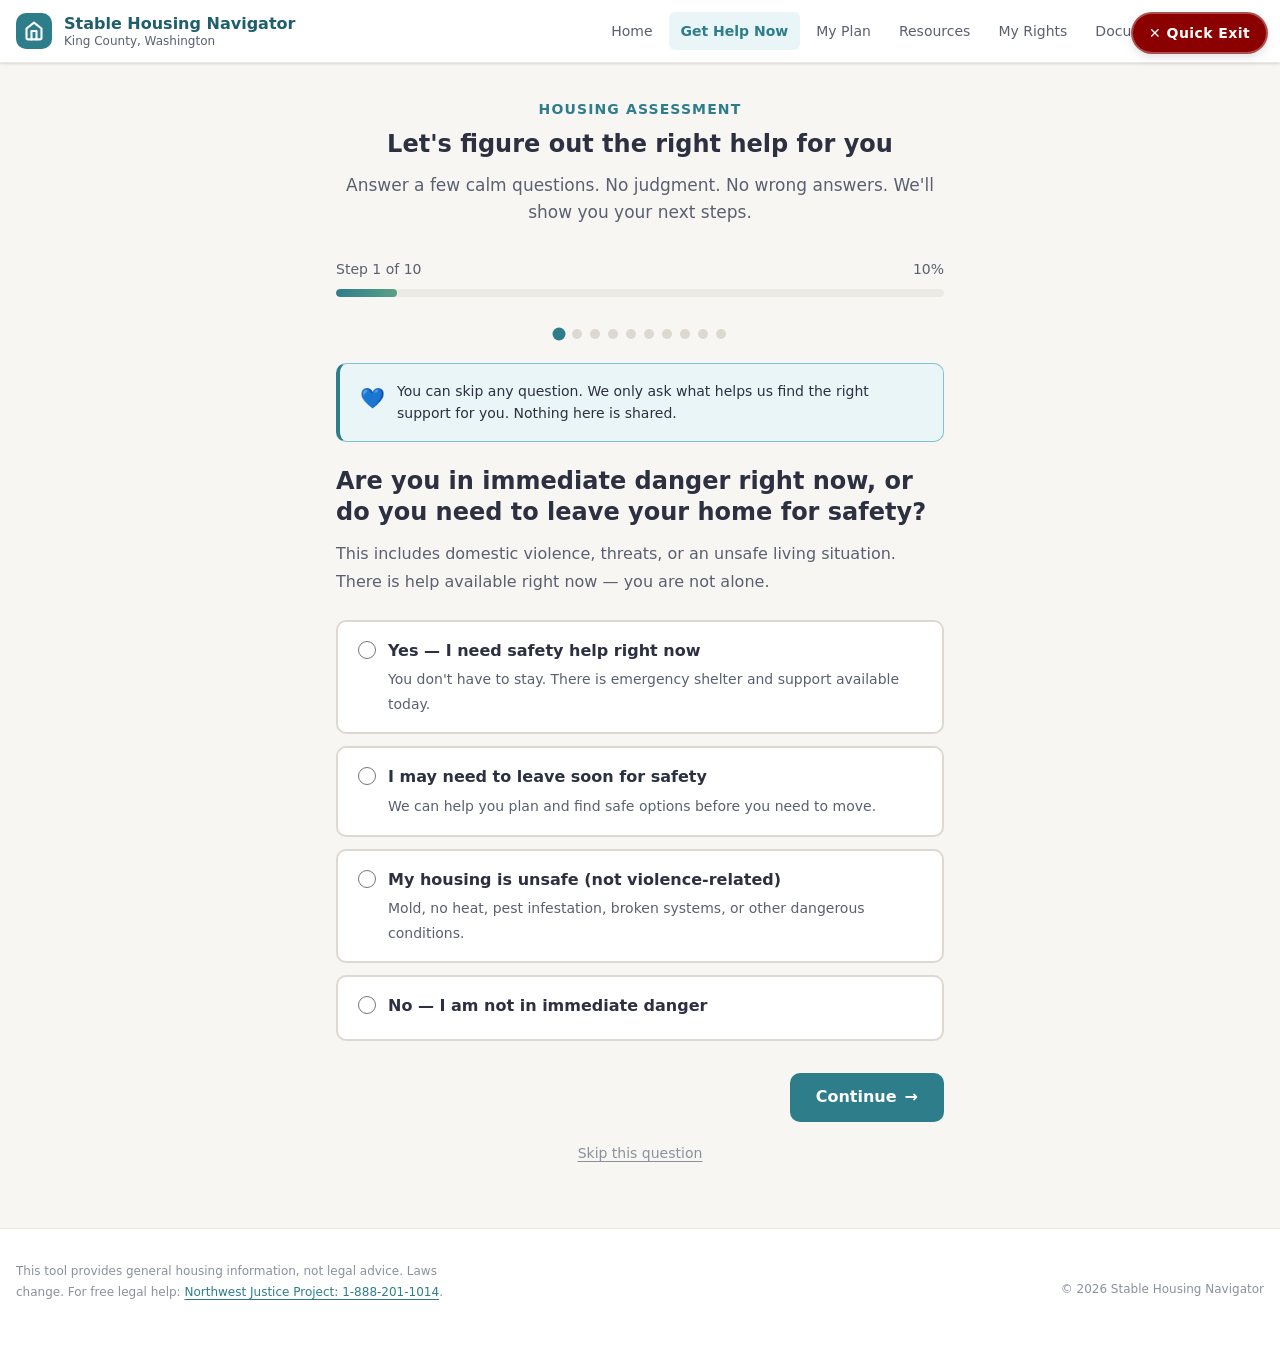
<file: stable-housing-navigator/triage.html>
<!DOCTYPE html>
<html lang="en">
<head>
  <meta charset="UTF-8">
  <meta name="viewport" content="width=device-width, initial-scale=1.0">
  <title>Get Help Now — Stable Housing Navigator</title>
  <link rel="stylesheet" href="css/main.css">
  <style>
    .triage-wrapper { max-width: 640px; margin: 0 auto; padding: 0 var(--space-4); }
    .triage-header { text-align: center; margin-bottom: var(--space-8); }
    .triage-header h1 { font-size: var(--font-size-2xl); margin-bottom: var(--space-3); }
    .triage-header p { color: var(--color-text-secondary); }
    .step-panel { display: none; }
    .step-panel.active { display: block; }
    .step-nav { display: flex; justify-content: space-between; align-items: center; margin-top: var(--space-8); gap: var(--space-3); }
    .skip-link { font-size: var(--font-size-sm); color: var(--color-text-muted); background: none; padding: var(--space-2) var(--space-3); }
    .skip-link:hover { color: var(--color-text-secondary); text-decoration: underline; }
    .results-section { display: none; }
    .results-section.active { display: block; }
    .urgency-banner { border-radius: var(--radius-lg); padding: var(--space-6); margin-bottom: var(--space-6); text-align: center; }
    .urgency-banner.crisis { background: var(--color-danger-faint); border: 2px solid var(--color-danger); }
    .urgency-banner.urgent { background: var(--color-warn-faint); border: 2px solid var(--color-warn); }
    .urgency-banner.moderate { background: var(--color-primary-faint); border: 2px solid var(--color-primary-light); }
    .urgency-banner.planning { background: var(--color-success-faint); border: 2px solid var(--color-secondary-light); }
    .urgency-banner h2 { font-size: var(--font-size-xl); margin-bottom: var(--space-2); }
    .urgency-banner p { margin: 0; color: var(--color-text-secondary); }
    .actions-grid { display: flex; flex-direction: column; gap: var(--space-3); }
    .action-step { background: var(--color-surface); border: 1px solid var(--color-border-light); border-radius: var(--radius-md); padding: var(--space-4) var(--space-5); display: flex; gap: var(--space-4); align-items: flex-start; }
    .action-step.urgent-action { border-left: 4px solid var(--color-danger); }
    .action-step.soon-action { border-left: 4px solid var(--color-warn); }
    .action-step.normal-action { border-left: 4px solid var(--color-primary-light); }
    .action-num { width: 32px; height: 32px; border-radius: 50%; background: var(--color-primary); color: white; display: flex; align-items: center; justify-content: center; font-weight: 700; font-size: var(--font-size-sm); flex-shrink: 0; }
    .action-step.urgent-action .action-num { background: var(--color-danger); }
    .action-step.soon-action .action-num { background: var(--color-warn); }
    .barriers-found { background: var(--color-surface-alt); border-radius: var(--radius-lg); padding: var(--space-5); margin-bottom: var(--space-6); }
    .barriers-found h3 { margin-bottom: var(--space-3); font-size: var(--font-size-base); color: var(--color-text-secondary); text-transform: uppercase; letter-spacing: 0.05em; font-size: var(--font-size-xs); }
    .barrier-tags { display: flex; flex-wrap: wrap; gap: var(--space-2); }
    .barrier-tag { background: white; border: 1px solid var(--color-border); border-radius: var(--radius-full); padding: var(--space-1) var(--space-3); font-size: var(--font-size-sm); color: var(--color-text-secondary); }
    .next-steps-cta { display: grid; gap: var(--space-3); grid-template-columns: 1fr 1fr; margin-top: var(--space-8); }
    @media (max-width: 480px) { .next-steps-cta { grid-template-columns: 1fr; } }
  </style>
</head>
<body>

<!-- Safety Exit -->
<a href="https://weather.com" id="safetyExit" class="safety-exit">✕ Quick Exit</a>

<!-- Nav -->
<nav class="site-nav" role="navigation" aria-label="Main navigation">
  <div class="nav-inner">
    <a href="index.html" class="nav-brand">
      <div class="nav-brand-icon" aria-hidden="true">
        <svg width="20" height="20" viewBox="0 0 24 24" fill="none" stroke="white" stroke-width="2.5" stroke-linecap="round" stroke-linejoin="round"><path d="M3 9l9-7 9 7v11a2 2 0 01-2 2H5a2 2 0 01-2-2z"/><polyline points="9 22 9 12 15 12 15 22"/></svg>
      </div>
      <div class="nav-brand-text">
        <span class="nav-brand-name">Stable Housing Navigator</span>
        <span class="nav-brand-sub">King County, Washington</span>
      </div>
    </a>
    <ul class="nav-links">
      <li><a href="index.html">Home</a></li>
      <li><a href="triage.html" class="active">Get Help Now</a></li>
      <li><a href="plan.html">My Plan</a></li>
      <li><a href="resources.html">Resources</a></li>
      <li><a href="rights.html">My Rights</a></li>
      <li><a href="documents.html">Documents</a></li>
      <li><a href="letters.html">Letters</a></li>
    </ul>
    <button class="nav-mobile-toggle" id="navToggle" aria-label="Open menu" aria-expanded="false" aria-controls="mobileMenu">
      <span></span><span></span><span></span>
    </button>
  </div>
  <div class="mobile-menu" id="mobileMenu">
    <a href="index.html">🏠 Home</a>
    <a href="triage.html">🆘 Get Help Now</a>
    <a href="plan.html">📋 My Plan</a>
    <a href="resources.html">📞 Resources</a>
    <a href="rights.html">⚖️ My Rights</a>
    <a href="documents.html">📁 Documents</a>
    <a href="letters.html">✉️ Letters &amp; Scripts</a>
  </div>
</nav>

<main class="main-content">
  <div class="triage-wrapper">

    <!-- Triage Header -->
    <div class="triage-header">
      <span class="section-eyebrow">Housing Assessment</span>
      <h1>Let's figure out the right help for you</h1>
      <p>Answer a few calm questions. No judgment. No wrong answers. We'll show you your next steps.</p>
    </div>

    <!-- Progress -->
    <div class="progress-bar-wrap" aria-label="Assessment progress" role="progressbar" aria-valuenow="10" aria-valuemin="0" aria-valuemax="100">
      <div class="progress-bar-labels">
        <span id="progressLabel">Step 1 of 10</span>
        <span id="progressPercent">10%</span>
      </div>
      <div class="progress-bar">
        <div class="progress-bar-fill" id="progressFill" style="width: 10%"></div>
      </div>
    </div>

    <!-- Step dots -->
    <div class="step-dots" aria-hidden="true" id="stepDots"></div>

    <!-- ============ STEP 1: SAFETY ============ -->
    <div class="step-panel active" id="step-1" data-step="1">
      <div class="triage-step">
        <div class="alert alert-info mb-6" role="note">
          <span class="alert-icon" aria-hidden="true">💙</span>
          <div class="alert-content"><p>You can skip any question. We only ask what helps us find the right support for you. Nothing here is shared.</p></div>
        </div>
        <h2 class="triage-question">Are you in immediate danger right now, or do you need to leave your home for safety?</h2>
        <p class="triage-subtext">This includes domestic violence, threats, or an unsafe living situation. There is help available right now — you are not alone.</p>
        <div class="choice-grid choice-grid--1" role="radiogroup" aria-labelledby="q1-label">
          <span id="q1-label" class="sr-only">Safety situation</span>
          <label class="choice-card">
            <input type="radio" name="safety" value="yes_danger">
            <div>
              <span class="choice-card-label">Yes — I need safety help right now</span>
              <span class="choice-card-desc">You don't have to stay. There is emergency shelter and support available today.</span>
            </div>
          </label>
          <label class="choice-card">
            <input type="radio" name="safety" value="leaving_soon">
            <div>
              <span class="choice-card-label">I may need to leave soon for safety</span>
              <span class="choice-card-desc">We can help you plan and find safe options before you need to move.</span>
            </div>
          </label>
          <label class="choice-card">
            <input type="radio" name="safety" value="unsafe_housing">
            <div>
              <span class="choice-card-label">My housing is unsafe (not violence-related)</span>
              <span class="choice-card-desc">Mold, no heat, pest infestation, broken systems, or other dangerous conditions.</span>
            </div>
          </label>
          <label class="choice-card">
            <input type="radio" name="safety" value="no">
            <div>
              <span class="choice-card-label">No — I am not in immediate danger</span>
              <span class="choice-card-desc"></span>
            </div>
          </label>
        </div>
        <div class="step-nav">
          <span></span>
          <button class="btn btn-primary" id="step1Next" onclick="nextStep()">Continue <span aria-hidden="true">→</span></button>
        </div>
        <p class="triage-skip"><a href="#" onclick="skipQuestion(); return false;">Skip this question</a></p>
      </div>
    </div>

    <!-- ============ STEP 2: HOUSING STATUS ============ -->
    <div class="step-panel" id="step-2" data-step="2">
      <div class="triage-step">
        <h2 class="triage-question">What is your current housing situation?</h2>
        <p class="triage-subtext">Choose the option that best describes where you are right now.</p>
        <div class="choice-grid choice-grid--1" role="radiogroup" aria-labelledby="q2-label">
          <span id="q2-label" class="sr-only">Current housing status</span>
          <label class="choice-card">
            <input type="radio" name="housing_status" value="homeless_outside">
            <div>
              <span class="choice-card-label">I have no place to sleep tonight</span>
              <span class="choice-card-desc">Outside, in a car, or nowhere to go.</span>
            </div>
          </label>
          <label class="choice-card">
            <input type="radio" name="housing_status" value="shelter">
            <div>
              <span class="choice-card-label">I am in a shelter or emergency housing</span>
            </div>
          </label>
          <label class="choice-card">
            <input type="radio" name="housing_status" value="doubled_up">
            <div>
              <span class="choice-card-label">I'm staying with family or friends (not my own place)</span>
              <span class="choice-card-desc">Doubled up temporarily due to housing or economic hardship.</span>
            </div>
          </label>
          <label class="choice-card">
            <input type="radio" name="housing_status" value="motel">
            <div>
              <span class="choice-card-label">I'm in a motel, hotel, or transitional housing</span>
            </div>
          </label>
          <label class="choice-card">
            <input type="radio" name="housing_status" value="renting_at_risk">
            <div>
              <span class="choice-card-label">I have a home but am at risk of losing it</span>
              <span class="choice-card-desc">Eviction notice, behind on rent, or threatened with losing housing.</span>
            </div>
          </label>
          <label class="choice-card">
            <input type="radio" name="housing_status" value="renting_stable">
            <div>
              <span class="choice-card-label">I have housing and am not in immediate risk</span>
              <span class="choice-card-desc">Working on longer-term stability or planning ahead.</span>
            </div>
          </label>
          <label class="choice-card">
            <input type="radio" name="housing_status" value="looking">
            <div>
              <span class="choice-card-label">I am looking for housing but not in crisis</span>
            </div>
          </label>
        </div>
        <div class="step-nav">
          <button class="btn btn-ghost" onclick="prevStep()"><span aria-hidden="true">←</span> Back</button>
          <button class="btn btn-primary" onclick="nextStep()">Continue <span aria-hidden="true">→</span></button>
        </div>
        <p class="triage-skip"><a href="#" onclick="skipQuestion(); return false;">Skip this question</a></p>
      </div>
    </div>

    <!-- ============ STEP 3: EVICTION ============ -->
    <div class="step-panel" id="step-3" data-step="3">
      <div class="triage-step">
        <h2 class="triage-question">Have you received eviction-related notices or court papers?</h2>
        <p class="triage-subtext">This includes pay-or-vacate notices, comply-or-vacate notices, or a summons to eviction court.</p>
        <div class="alert alert-warn mb-6">
          <span class="alert-icon" aria-hidden="true">⚠️</span>
          <div class="alert-content"><p>If you have a court date, call <strong>Northwest Justice Project at 1-888-201-1014</strong> TODAY. Free legal help is available.</p></div>
        </div>
        <div class="choice-grid choice-grid--1" role="radiogroup" aria-labelledby="q3-label">
          <span id="q3-label" class="sr-only">Eviction status</span>
          <label class="choice-card">
            <input type="radio" name="eviction" value="court_date">
            <div>
              <span class="choice-card-label">Yes — I have an eviction court date</span>
              <span class="choice-card-desc">I received a summons with a court date.</span>
            </div>
          </label>
          <label class="choice-card">
            <input type="radio" name="eviction" value="notice_served">
            <div>
              <span class="choice-card-label">Yes — I received a notice, but no court date yet</span>
              <span class="choice-card-desc">A pay-or-vacate, comply-or-vacate, or other written notice.</span>
            </div>
          </label>
          <label class="choice-card">
            <input type="radio" name="eviction" value="verbal_warning">
            <div>
              <span class="choice-card-label">My landlord threatened eviction verbally</span>
              <span class="choice-card-desc">No written notice yet.</span>
            </div>
          </label>
          <label class="choice-card">
            <input type="radio" name="eviction" value="no">
            <div>
              <span class="choice-card-label">No — no eviction notices</span>
            </div>
          </label>
        </div>
        <div class="step-nav">
          <button class="btn btn-ghost" onclick="prevStep()"><span aria-hidden="true">←</span> Back</button>
          <button class="btn btn-primary" onclick="nextStep()">Continue <span aria-hidden="true">→</span></button>
        </div>
        <p class="triage-skip"><a href="#" onclick="skipQuestion(); return false;">Skip this question</a></p>
      </div>
    </div>

    <!-- ============ STEP 4: RENT ============ -->
    <div class="step-panel" id="step-4" data-step="4">
      <div class="triage-step">
        <h2 class="triage-question">Are you behind on rent?</h2>
        <div class="choice-grid choice-grid--1" role="radiogroup" aria-labelledby="q4-label">
          <span id="q4-label" class="sr-only">Rent status</span>
          <label class="choice-card">
            <input type="radio" name="rent_behind" value="yes_3plus">
            <div><span class="choice-card-label">Yes — 3 or more months behind</span></div>
          </label>
          <label class="choice-card">
            <input type="radio" name="rent_behind" value="yes_1to2">
            <div><span class="choice-card-label">Yes — 1 to 2 months behind</span></div>
          </label>
          <label class="choice-card">
            <input type="radio" name="rent_behind" value="partial">
            <div><span class="choice-card-label">I can pay some but not all of this month's rent</span></div>
          </label>
          <label class="choice-card">
            <input type="radio" name="rent_behind" value="current">
            <div><span class="choice-card-label">I am current on rent</span></div>
          </label>
          <label class="choice-card">
            <input type="radio" name="rent_behind" value="na">
            <div><span class="choice-card-label">Not applicable</span></div>
          </label>
        </div>
        <div class="step-nav">
          <button class="btn btn-ghost" onclick="prevStep()"><span aria-hidden="true">←</span> Back</button>
          <button class="btn btn-primary" onclick="nextStep()">Continue <span aria-hidden="true">→</span></button>
        </div>
        <p class="triage-skip"><a href="#" onclick="skipQuestion(); return false;">Skip this question</a></p>
      </div>
    </div>

    <!-- ============ STEP 5: UTILITIES ============ -->
    <div class="step-panel" id="step-5" data-step="5">
      <div class="triage-step">
        <h2 class="triage-question">Are you facing a utility shutoff or have past-due utility bills?</h2>
        <div class="choice-grid choice-grid--1" role="radiogroup" aria-labelledby="q5-label">
          <span id="q5-label" class="sr-only">Utility situation</span>
          <label class="choice-card">
            <input type="radio" name="utility_crisis" value="shutoff_notice">
            <div><span class="choice-card-label">Yes — I have received a shutoff notice</span></div>
          </label>
          <label class="choice-card">
            <input type="radio" name="utility_crisis" value="behind_utilities">
            <div><span class="choice-card-label">Yes — I am behind on utilities, no shutoff notice yet</span></div>
          </label>
          <label class="choice-card">
            <input type="radio" name="utility_crisis" value="no">
            <div><span class="choice-card-label">No utility problems</span></div>
          </label>
        </div>
        <div class="step-nav">
          <button class="btn btn-ghost" onclick="prevStep()"><span aria-hidden="true">←</span> Back</button>
          <button class="btn btn-primary" onclick="nextStep()">Continue <span aria-hidden="true">→</span></button>
        </div>
        <p class="triage-skip"><a href="#" onclick="skipQuestion(); return false;">Skip this question</a></p>
      </div>
    </div>

    <!-- ============ STEP 6: CHILDREN ============ -->
    <div class="step-panel" id="step-6" data-step="6">
      <div class="triage-step">
        <h2 class="triage-question">Do you have children under 18 living with you or in your care?</h2>
        <div class="choice-grid choice-grid--1" role="radiogroup" aria-labelledby="q6-label">
          <span id="q6-label" class="sr-only">Children in household</span>
          <label class="choice-card">
            <input type="radio" name="children" value="yes_minor">
            <div>
              <span class="choice-card-label">Yes — minor children in my household</span>
              <span class="choice-card-desc">Children have special housing protections. We'll make sure to include them.</span>
            </div>
          </label>
          <label class="choice-card">
            <input type="radio" name="children" value="yes_sometimes">
            <div><span class="choice-card-label">My children stay with me part-time</span></div>
          </label>
          <label class="choice-card">
            <input type="radio" name="children" value="no">
            <div><span class="choice-card-label">No children in the household</span></div>
          </label>
        </div>
        <div class="step-nav">
          <button class="btn btn-ghost" onclick="prevStep()"><span aria-hidden="true">←</span> Back</button>
          <button class="btn btn-primary" onclick="nextStep()">Continue <span aria-hidden="true">→</span></button>
        </div>
        <p class="triage-skip"><a href="#" onclick="skipQuestion(); return false;">Skip this question</a></p>
      </div>
    </div>

    <!-- ============ STEP 7: DISABILITY ============ -->
    <div class="step-panel" id="step-7" data-step="7">
      <div class="triage-step">
        <h2 class="triage-question">Do you or anyone in your household have a disability that affects your housing?</h2>
        <p class="triage-subtext">Physical, mental health, developmental, or other. You do not have to share details — this helps us find accommodation rights and accessible housing options.</p>
        <div class="choice-grid choice-grid--1" role="radiogroup" aria-labelledby="q7-label">
          <span id="q7-label" class="sr-only">Disability status</span>
          <label class="choice-card">
            <input type="radio" name="disability" value="yes_affects_housing">
            <div><span class="choice-card-label">Yes — it affects my housing search or situation</span></div>
          </label>
          <label class="choice-card">
            <input type="radio" name="disability" value="yes_accommodation">
            <div><span class="choice-card-label">Yes — I may need a housing accommodation</span></div>
          </label>
          <label class="choice-card">
            <input type="radio" name="disability" value="yes_no_housing_impact">
            <div><span class="choice-card-label">Yes — but it doesn't affect my housing currently</span></div>
          </label>
          <label class="choice-card">
            <input type="radio" name="disability" value="no">
            <div><span class="choice-card-label">No</span></div>
          </label>
          <label class="choice-card">
            <input type="radio" name="disability" value="prefer_not">
            <div><span class="choice-card-label">Prefer not to say</span></div>
          </label>
        </div>
        <div class="step-nav">
          <button class="btn btn-ghost" onclick="prevStep()"><span aria-hidden="true">←</span> Back</button>
          <button class="btn btn-primary" onclick="nextStep()">Continue <span aria-hidden="true">→</span></button>
        </div>
        <p class="triage-skip"><a href="#" onclick="skipQuestion(); return false;">Skip this question</a></p>
      </div>
    </div>

    <!-- ============ STEP 8: BARRIERS ============ -->
    <div class="step-panel" id="step-8" data-step="8">
      <div class="triage-step">
        <h2 class="triage-question">What barriers are you facing?</h2>
        <p class="triage-subtext">Select all that apply. Every single barrier listed here has pathways past it. None of these mean you cannot be helped.</p>
        <div class="choice-grid choice-grid--1" role="group" aria-labelledby="q8-label">
          <span id="q8-label" class="sr-only">Housing barriers</span>
          <label class="choice-card">
            <input type="checkbox" name="barriers" value="eviction_history">
            <div>
              <span class="choice-card-label">Past eviction on my record</span>
              <span class="choice-card-desc">Landlords are finding a prior eviction in my background check</span>
            </div>
          </label>
          <label class="choice-card">
            <input type="checkbox" name="barriers" value="criminal_background">
            <div>
              <span class="choice-card-label">Criminal background</span>
              <span class="choice-card-desc">A prior arrest, charge, or conviction is affecting my applications</span>
            </div>
          </label>
          <label class="choice-card">
            <input type="checkbox" name="barriers" value="credit_issues">
            <div>
              <span class="choice-card-label">Credit problems or collections</span>
            </div>
          </label>
          <label class="choice-card">
            <input type="checkbox" name="barriers" value="rental_debt">
            <div>
              <span class="choice-card-label">Unpaid rent or rental debt</span>
              <span class="choice-card-desc">Money owed to a past landlord or sent to collections</span>
            </div>
          </label>
          <label class="choice-card">
            <input type="checkbox" name="barriers" value="no_income">
            <div>
              <span class="choice-card-label">No income currently</span>
            </div>
          </label>
          <label class="choice-card">
            <input type="checkbox" name="barriers" value="low_income">
            <div>
              <span class="choice-card-label">Income too low for market rents</span>
            </div>
          </label>
          <label class="choice-card">
            <input type="checkbox" name="barriers" value="missing_id">
            <div>
              <span class="choice-card-label">Missing ID or key documents</span>
              <span class="choice-card-desc">No state ID, birth certificate, Social Security card, or similar</span>
            </div>
          </label>
          <label class="choice-card">
            <input type="checkbox" name="barriers" value="voucher_discrimination">
            <div>
              <span class="choice-card-label">Landlords won't accept my voucher</span>
              <span class="choice-card-desc">"We don't accept Section 8" — this may be illegal discrimination</span>
            </div>
          </label>
          <label class="choice-card">
            <input type="checkbox" name="barriers" value="utility_arrears">
            <div><span class="choice-card-label">Utility debt</span></div>
          </label>
          <label class="choice-card">
            <input type="checkbox" name="barriers" value="family_size_mismatch">
            <div><span class="choice-card-label">Can't find housing big enough for my family</span></div>
          </label>
          <label class="choice-card">
            <input type="checkbox" name="barriers" value="language_barrier">
            <div><span class="choice-card-label">Language or communication barriers</span></div>
          </label>
          <label class="choice-card">
            <input type="checkbox" name="barriers" value="overwhelm">
            <div>
              <span class="choice-card-label">Overwhelmed by the process</span>
              <span class="choice-card-desc">The paperwork and phone calls feel impossible to manage</span>
            </div>
          </label>
        </div>
        <div class="step-nav">
          <button class="btn btn-ghost" onclick="prevStep()"><span aria-hidden="true">←</span> Back</button>
          <button class="btn btn-primary" onclick="nextStep()">Continue <span aria-hidden="true">→</span></button>
        </div>
        <p class="triage-skip"><a href="#" onclick="skipQuestion(); return false;">Skip this question</a></p>
      </div>
    </div>

    <!-- ============ STEP 9: VOUCHER ============ -->
    <div class="step-panel" id="step-9" data-step="9">
      <div class="triage-step">
        <h2 class="triage-question">Do you currently have a housing voucher?</h2>
        <p class="triage-subtext">Section 8, HCV, or other rental assistance voucher.</p>
        <div class="choice-grid choice-grid--1" role="radiogroup" aria-labelledby="q9-label">
          <span id="q9-label" class="sr-only">Voucher status</span>
          <label class="choice-card">
            <input type="radio" name="voucher" value="yes_active">
            <div><span class="choice-card-label">Yes — active and looking for housing</span></div>
          </label>
          <label class="choice-card">
            <input type="radio" name="voucher" value="yes_expiring">
            <div>
              <span class="choice-card-label">Yes — but it's expiring soon</span>
              <span class="choice-card-desc">We'll help you request an extension right away.</span>
            </div>
          </label>
          <label class="choice-card">
            <input type="radio" name="voucher" value="yes_in_unit">
            <div><span class="choice-card-label">Yes — I'm in a unit with a voucher</span></div>
          </label>
          <label class="choice-card">
            <input type="radio" name="voucher" value="applied">
            <div><span class="choice-card-label">I've applied but don't have one yet</span></div>
          </label>
          <label class="choice-card">
            <input type="radio" name="voucher" value="no">
            <div><span class="choice-card-label">No voucher</span></div>
          </label>
          <label class="choice-card">
            <input type="radio" name="voucher" value="not_sure">
            <div><span class="choice-card-label">I'm not sure</span></div>
          </label>
        </div>
        <div class="step-nav">
          <button class="btn btn-ghost" onclick="prevStep()"><span aria-hidden="true">←</span> Back</button>
          <button class="btn btn-primary" onclick="nextStep()">Continue <span aria-hidden="true">→</span></button>
        </div>
        <p class="triage-skip"><a href="#" onclick="skipQuestion(); return false;">Skip this question</a></p>
      </div>
    </div>

    <!-- ============ STEP 10: SUPPORT NEEDED ============ -->
    <div class="step-panel" id="step-10" data-step="10">
      <div class="triage-step">
        <h2 class="triage-question">What additional support would help you most?</h2>
        <p class="triage-subtext">Select all that apply.</p>
        <div class="choice-grid choice-grid--1" role="group" aria-labelledby="q10-label">
          <span id="q10-label" class="sr-only">Support needed</span>
          <label class="choice-card"><input type="checkbox" name="support" value="legal_help"><div><span class="choice-card-label">Legal help or advice</span></div></label>
          <label class="choice-card"><input type="checkbox" name="support" value="rental_assistance"><div><span class="choice-card-label">Money for rent</span></div></label>
          <label class="choice-card"><input type="checkbox" name="support" value="utility_help"><div><span class="choice-card-label">Help with utility bills</span></div></label>
          <label class="choice-card"><input type="checkbox" name="support" value="housing_applications"><div><span class="choice-card-label">Help applying for affordable housing</span></div></label>
          <label class="choice-card"><input type="checkbox" name="support" value="documents"><div><span class="choice-card-label">Help getting documents together</span></div></label>
          <label class="choice-card"><input type="checkbox" name="support" value="caseworker"><div><span class="choice-card-label">A case manager to help navigate everything</span></div></label>
          <label class="choice-card"><input type="checkbox" name="support" value="childcare"><div><span class="choice-card-label">Childcare</span></div></label>
          <label class="choice-card"><input type="checkbox" name="support" value="food"><div><span class="choice-card-label">Food or basic needs</span></div></label>
          <label class="choice-card"><input type="checkbox" name="support" value="mental_health"><div><span class="choice-card-label">Mental health or counseling support</span></div></label>
          <label class="choice-card"><input type="checkbox" name="support" value="benefits"><div><span class="choice-card-label">Help applying for benefits (SNAP, TANF, Medicaid)</span></div></label>
        </div>
        <div class="step-nav">
          <button class="btn btn-ghost" onclick="prevStep()"><span aria-hidden="true">←</span> Back</button>
          <button class="btn btn-success btn-lg" onclick="submitTriage()">
            See My Plan &amp; Next Steps <span aria-hidden="true">→</span>
          </button>
        </div>
      </div>
    </div>

    <!-- ============ RESULTS ============ -->
    <div class="results-section" id="results" role="region" aria-labelledby="results-heading" aria-live="polite">

      <h2 id="results-heading" class="sr-only">Your Housing Assessment Results</h2>

      <!-- Urgency Banner -->
      <div class="urgency-banner" id="urgencyBanner" role="status"></div>

      <!-- DV Safety Alert (shown if applicable) -->
      <div id="dvAlert" style="display:none;">
        <div class="alert alert-urgent mb-6">
          <span class="alert-icon" aria-hidden="true">🛡️</span>
          <div class="alert-content">
            <h4>Safety resources are available right now</h4>
            <p>You can leave whenever you are ready. An advocate can help you plan safely.
              <strong>DAWN: <a href="tel:4256568423">425-656-8423</a></strong> |
              <strong>WA DV: <a href="tel:18005626025">1-800-562-6025</a></strong> |
              <strong>National: <a href="tel:18007997233">1-800-799-7233</a></strong>
            </p>
          </div>
        </div>
      </div>

      <!-- Immediate Actions -->
      <div class="card mb-6">
        <div class="card-header">
          <h3 style="font-size: var(--font-size-lg); margin:0; display:flex; align-items:center; gap:var(--space-2);">
            <span aria-hidden="true">🎯</span> Your Immediate Next Steps
          </h3>
        </div>
        <div class="card-body">
          <div class="actions-grid" id="actionsGrid"></div>
        </div>
      </div>

      <!-- Barriers Found -->
      <div class="barriers-found" id="barriersFound" style="display:none;">
        <h3>Barriers we identified</h3>
        <p class="text-small text-muted mb-4">Every barrier listed has options. Your plan includes paths around each one.</p>
        <div class="barrier-tags" id="barrierTagsContainer"></div>
      </div>

      <!-- Rights Triggered -->
      <div id="rightsTriggerSection" style="display:none;">
        <div class="alert alert-info mb-6">
          <span class="alert-icon" aria-hidden="true">⚖️</span>
          <div class="alert-content">
            <h4>Possible legal protections for your situation</h4>
            <p>Based on what you shared, there may be legal protections that apply to you. <a href="rights.html">Review your rights →</a></p>
          </div>
        </div>
      </div>

      <!-- Next Steps CTA -->
      <div class="next-steps-cta">
        <a href="plan.html" class="btn btn-primary btn-block">
          <span aria-hidden="true">📋</span> Go to My Full Plan
        </a>
        <a href="resources.html" class="btn btn-secondary btn-block">
          <span aria-hidden="true">📞</span> Browse All Resources
        </a>
        <a href="rights.html" class="btn btn-secondary btn-block">
          <span aria-hidden="true">⚖️</span> Review My Rights
        </a>
        <a href="letters.html" class="btn btn-secondary btn-block">
          <span aria-hidden="true">✉️</span> Generate a Letter
        </a>
      </div>

      <!-- Never Give Up -->
      <div class="mission-box mt-8" style="background: var(--color-secondary-faint); border-radius: var(--radius-lg); padding: var(--space-6);">
        <p style="font-size: var(--font-size-base); color: var(--color-secondary-dark); margin:0;">
          <strong>We don't give up.</strong> If one option fails, your plan shows the next one. Always a backup. Always another path. We stay with you through every step.
        </p>
      </div>

    </div>

  </div>
</main>

<!-- Footer -->
<footer class="site-footer">
  <div class="footer-inner">
    <div class="footer-bottom">
      <p class="footer-disclaimer">
        This tool provides general housing information, not legal advice. Laws change. For free legal help: <a href="tel:18882011014">Northwest Justice Project: 1-888-201-1014</a>.
      </p>
      <p style="font-size: var(--font-size-xs); color: var(--color-text-muted);">© <span id="currentYear"></span> Stable Housing Navigator</p>
    </div>
  </div>
</footer>

<script type="module" src="js/app.js"></script>
<script>
  // Triage flow state
  let currentStep = 1;
  const TOTAL_STEPS = 10;
  const answers = {};

  function initDots() {
    const container = document.getElementById('stepDots');
    container.innerHTML = '';
    for (let i = 1; i <= TOTAL_STEPS; i++) {
      const dot = document.createElement('div');
      dot.className = 'step-dot' + (i === 1 ? ' active' : '');
      dot.setAttribute('aria-hidden', 'true');
      container.appendChild(dot);
    }
  }

  function updateProgress(step) {
    const pct = Math.round((step / TOTAL_STEPS) * 100);
    const fill = document.getElementById('progressFill');
    const label = document.getElementById('progressLabel');
    const pctEl = document.getElementById('progressPercent');
    if (fill) fill.style.width = pct + '%';
    if (label) label.textContent = `Step ${step} of ${TOTAL_STEPS}`;
    if (pctEl) pctEl.textContent = pct + '%';

    const prog = document.querySelector('[role="progressbar"]');
    if (prog) prog.setAttribute('aria-valuenow', pct);

    document.querySelectorAll('.step-dot').forEach((dot, i) => {
      dot.className = 'step-dot';
      if (i + 1 < step) dot.classList.add('completed');
      if (i + 1 === step) dot.classList.add('active');
    });
  }

  function collectCurrentAnswers() {
    const panel = document.getElementById('step-' + currentStep);
    if (!panel) return;

    panel.querySelectorAll('input[type="radio"]:checked').forEach(input => {
      answers[input.name] = input.value;
    });

    const checkboxGroups = {};
    panel.querySelectorAll('input[type="checkbox"]:checked').forEach(input => {
      if (!checkboxGroups[input.name]) checkboxGroups[input.name] = [];
      checkboxGroups[input.name].push(input.value);
    });
    Object.assign(answers, checkboxGroups);
  }

  function nextStep() {
    collectCurrentAnswers();

    // Early exit for DV safety
    if (currentStep === 1 && answers.safety === 'yes_danger') {
      showDVCrisisPanel();
      return;
    }

    if (currentStep >= TOTAL_STEPS) {
      submitTriage();
      return;
    }

    document.getElementById('step-' + currentStep).classList.remove('active');
    currentStep++;
    document.getElementById('step-' + currentStep).classList.add('active');
    updateProgress(currentStep);
    window.scrollTo(0, 0);
  }

  function prevStep() {
    if (currentStep <= 1) return;
    document.getElementById('step-' + currentStep).classList.remove('active');
    currentStep--;
    document.getElementById('step-' + currentStep).classList.add('active');
    updateProgress(currentStep);
    window.scrollTo(0, 0);
  }

  function skipQuestion() {
    if (currentStep >= TOTAL_STEPS) {
      submitTriage();
      return;
    }
    document.getElementById('step-' + currentStep).classList.remove('active');
    currentStep++;
    document.getElementById('step-' + currentStep).classList.add('active');
    updateProgress(currentStep);
    window.scrollTo(0, 0);
  }

  function showDVCrisisPanel() {
    // Jump straight to results with DV pathway
    answers.pathway = 'dv_safety';
    submitTriage();
  }

  function submitTriage() {
    collectCurrentAnswers();

    // Save to localStorage
    try {
      const session = JSON.parse(localStorage.getItem('shn_session') || '{}');
      session.triage = { answers, completed: true, completedAt: new Date().toISOString() };
      session.updatedAt = new Date().toISOString();
      localStorage.setItem('shn_session', JSON.stringify(session));
    } catch(e) {}

    // Hide all steps, show results
    document.querySelectorAll('.step-panel').forEach(p => p.classList.remove('active'));
    document.getElementById('results').classList.add('active');
    updateProgress(TOTAL_STEPS);

    renderResults();
    window.scrollTo(0, 0);
  }

  function calculateUrgency(a) {
    if (a.safety === 'yes_danger' || a.housing_status === 'homeless_outside' || a.eviction === 'court_date') return 'crisis';
    if (a.safety === 'leaving_soon' || ['shelter','doubled_up','motel'].includes(a.housing_status) || a.eviction === 'notice_served' || a.rent_behind === 'yes_3plus' || a.utility_crisis === 'shutoff_notice' || a.voucher === 'yes_expiring') return 'urgent';
    if (a.rent_behind === 'yes_1to2' || a.rent_behind === 'partial' || a.housing_status === 'renting_at_risk') return 'moderate';
    return 'planning';
  }

  const BARRIER_LABELS = {
    eviction_history: 'Past eviction',
    criminal_background: 'Criminal background',
    credit_issues: 'Credit issues',
    rental_debt: 'Unpaid rental debt',
    no_income: 'No income',
    low_income: 'Low income',
    missing_id: 'Missing ID/documents',
    voucher_discrimination: 'Voucher discrimination',
    utility_arrears: 'Utility debt',
    family_size_mismatch: 'Family size barrier',
    language_barrier: 'Language barrier',
    overwhelm: 'Process overwhelm',
    disability_barrier: 'Disability barrier',
    domestic_violence: 'Safety/DV',
    unsafe_housing: 'Unsafe housing',
  };

  function renderResults() {
    const urgency = calculateUrgency(answers);

    // Urgency banner
    const bannerEl = document.getElementById('urgencyBanner');
    const bannerData = {
      crisis: { text: '🚨 Urgent — You need help right now', sub: 'The steps below are your top priority. Start with the first one.', cls: 'crisis' },
      urgent: { text: '⚠️ Important — Take action soon', sub: 'Your situation needs attention in the next few days. Here is where to start.', cls: 'urgent' },
      moderate: { text: '📋 You have time — but let\'s get started', sub: 'Your situation is manageable with the right steps. Here is your plan.', cls: 'moderate' },
      planning: { text: '✅ Good thinking — planning ahead', sub: 'You are being proactive. Here are the best steps to stay ahead of any issues.', cls: 'planning' },
    };
    const bd = bannerData[urgency];
    bannerEl.className = 'urgency-banner ' + bd.cls;
    bannerEl.innerHTML = `<h2>${bd.text}</h2><p>${bd.sub}</p>`;

    // DV alert
    if (answers.safety === 'yes_danger' || answers.safety === 'leaving_soon') {
      document.getElementById('dvAlert').style.display = 'block';
    }

    // Generate actions
    const actions = generateActions(urgency, answers);
    const grid = document.getElementById('actionsGrid');
    grid.innerHTML = actions.map((a, i) => `
      <div class="action-step ${a.urgency}-action">
        <div class="action-num">${i + 1}</div>
        <div>
          <div style="font-weight:700; margin-bottom:4px;">${a.title}</div>
          <div style="font-size:0.9rem; color:var(--color-text-secondary);">${a.desc}</div>
          ${a.deadline ? `<div style="font-size:0.8rem; font-weight:700; margin-top:6px; color:${a.urgency==='urgent'?'var(--color-danger)':'var(--color-warn)'};">⏰ ${a.deadline}</div>` : ''}
        </div>
      </div>
    `).join('');

    // Barriers
    const barriers = [...(answers.barriers || [])];
    if (answers.safety === 'yes_danger' || answers.safety === 'leaving_soon') barriers.push('domestic_violence');
    if (answers.safety === 'unsafe_housing') barriers.push('unsafe_housing');
    if (answers.disability && answers.disability.startsWith('yes')) barriers.push('disability_barrier');
    if (answers.rent_behind && !['current','na'].includes(answers.rent_behind)) barriers.push('rental_debt');

    const uniqueBarriers = [...new Set(barriers)];
    if (uniqueBarriers.length > 0) {
      document.getElementById('barriersFound').style.display = 'block';
      document.getElementById('barrierTagsContainer').innerHTML = uniqueBarriers.map(b =>
        `<span class="barrier-tag">${BARRIER_LABELS[b] || b}</span>`
      ).join('');
    }

    // Rights trigger
    const rightsTriggered = answers.eviction !== 'no' || answers.disability?.startsWith('yes') || answers.safety === 'yes_danger' || (answers.barriers || []).includes('voucher_discrimination');
    if (rightsTriggered) {
      document.getElementById('rightsTriggerSection').style.display = 'block';
    }
  }

  function generateActions(urgency, a) {
    const actions = [];

    if (a.safety === 'yes_danger' || a.safety === 'leaving_soon') {
      actions.push({ title: 'Call the DV crisis line', desc: 'DAWN: 425-656-8423 | WA Hotline: 1-800-562-6025 | National: 1-800-799-7233', deadline: 'Right now', urgency: 'urgent' });
      actions.push({ title: 'Call 211 for emergency shelter', desc: 'Tell them you need DV emergency housing. Available 24/7.', deadline: 'Today', urgency: 'urgent' });
    }

    if (a.housing_status === 'homeless_outside') {
      actions.push({ title: 'Call 211 for emergency shelter tonight', desc: 'Say "I need emergency shelter tonight." Available 24/7.', deadline: 'Right now', urgency: 'urgent' });
    }

    if (a.eviction === 'court_date') {
      actions.push({ title: 'Call Northwest Justice Project NOW', desc: 'Free legal help: 1-888-201-1014. Tell them you have an eviction court date.', deadline: 'Today — before your court date', urgency: 'urgent' });
      actions.push({ title: 'Do NOT miss your court date', desc: 'Even without a lawyer, showing up is better than not showing up. The court can issue a default judgment against you if you don\'t appear.', deadline: 'Your court date', urgency: 'urgent' });
    }

    if (a.eviction === 'notice_served') {
      actions.push({ title: 'Call Northwest Justice Project', desc: 'Free legal advice: 1-888-201-1014. You may have defenses — call before you respond.', deadline: 'Within 24-48 hours', urgency: 'urgent' });
      actions.push({ title: 'Apply for emergency rental assistance', desc: 'Call 211 and ask for emergency rental assistance programs. Mention you have an eviction notice.', deadline: 'Today', urgency: 'urgent' });
    }

    if (a.utility_crisis === 'shutoff_notice') {
      actions.push({ title: 'Call your utility company today', desc: 'Ask for a payment plan, extension, or assistance program. They cannot shut you off immediately after a shutoff notice in most cases.', deadline: 'Today', urgency: 'urgent' });
      actions.push({ title: 'Apply for LIHEAP/utility assistance', desc: 'Call 211 and say you have a shutoff notice and need emergency utility assistance.', deadline: 'Today', urgency: 'urgent' });
    }

    if (a.rent_behind === 'yes_3plus' || a.rent_behind === 'yes_1to2') {
      if (!actions.find(ac => ac.title.includes('211'))) {
        actions.push({ title: 'Call 211 for rental assistance programs', desc: 'Ask specifically for rental assistance and eviction prevention. Tell them how many months behind you are.', deadline: 'This week', urgency: 'soon' });
      }
    }

    if ((a.barriers || []).includes('voucher_discrimination')) {
      actions.push({ title: 'Report voucher discrimination', desc: 'In WA State, refusing to rent solely because of a voucher may be illegal. Contact the WA Human Rights Commission: 1-800-233-3247.', deadline: 'This week', urgency: 'soon' });
    }

    if ((a.barriers || []).includes('missing_id')) {
      actions.push({ title: 'Get help obtaining ID', desc: 'Call 211 and ask about ID assistance programs for people experiencing housing instability.', deadline: 'This week', urgency: 'soon' });
    }

    if (a.children === 'yes_minor' && ['homeless_outside','shelter','doubled_up'].includes(a.housing_status)) {
      actions.push({ title: 'Contact your child\'s school McKinney-Vento liaison', desc: 'Your child has the right to stay in their school even if your housing has changed. The school district must provide transportation.', deadline: 'This week', urgency: 'soon' });
    }

    if ((a.disability || '').startsWith('yes_') && ['yes_accommodation','yes_affects_housing'].includes(a.disability)) {
      actions.push({ title: 'Request a reasonable accommodation in writing', desc: 'Use our letter generator to create a formal accommodation request. Landlords must respond to reasonable accommodation requests.', deadline: 'This week', urgency: 'soon' });
    }

    // Universal
    if (!actions.find(ac => ac.title.includes('211'))) {
      actions.push({ title: 'Call 211 — free resource specialist', desc: 'Available 24/7. They know what programs have current funding and availability in your area.', deadline: 'This week', urgency: 'normal' });
    }

    actions.push({ title: 'Build your document list', desc: 'Go to your Document Vault and note what you have and what\'s missing. This speeds up every application.', deadline: 'This week', urgency: 'normal' });

    return actions.slice(0, 6);
  }

  // URL param pre-selection
  function initFromURL() {
    const params = new URLSearchParams(location.search);
    const start = params.get('start');
    const preselect = {
      eviction: { name: 'eviction', value: 'notice_served' },
      safety: { name: 'safety', value: 'leaving_soon' },
      homeless: { name: 'housing_status', value: 'homeless_outside' },
      voucher: { name: 'voucher', value: 'yes_active' },
      barriers: null,
      utilities: { name: 'utility_crisis', value: 'shutoff_notice' },
      disability: { name: 'disability', value: 'yes_affects_housing' },
      family: { name: 'children', value: 'yes_minor' },
    };
    if (start && preselect[start]) {
      const ps = preselect[start];
      if (ps) {
        const input = document.querySelector(`input[name="${ps.name}"][value="${ps.value}"]`);
        if (input) {
          input.checked = true;
          input.closest('.choice-card')?.classList.add('selected');
        }
      }
    }
  }

  initDots();
  initFromURL();
</script>
</body>
</html>
</file>
<file: stable-housing-navigator/css/main.css>
/* ================================================================
   STABLE HOUSING NAVIGATOR — King County, Washington
   Design System: Trauma-Informed, Mobile-First, Accessible
   ================================================================ */

:root {
  /* Color Palette — Calm, Grounding, Human */
  --color-primary: #2E7D8B;
  --color-primary-dark: #1F5E6B;
  --color-primary-light: #4A9FB3;
  --color-primary-faint: #EAF5F7;

  --color-secondary: #5BA08A;
  --color-secondary-dark: #3E7A67;
  --color-secondary-light: #7BBBA7;
  --color-secondary-faint: #EAF5F0;

  --color-accent: #E8933A;
  --color-accent-dark: #C4742A;
  --color-accent-faint: #FEF5EB;

  --color-warn: #B8860B;
  --color-warn-faint: #FFF8E1;

  --color-danger: #C0392B;
  --color-danger-faint: #FDEDEC;

  --color-success: #2E7D52;
  --color-success-faint: #E9F7EF;

  --color-bg: #F8F6F3;
  --color-surface: #FFFFFF;
  --color-surface-alt: #F2EFE9;

  --color-text: #2C3040;
  --color-text-secondary: #5A6070;
  --color-text-muted: #8A919E;
  --color-text-on-primary: #FFFFFF;

  --color-border: #DDD8D0;
  --color-border-light: #EDE9E3;
  --color-border-focus: #2E7D8B;

  /* Typography */
  --font-base: 'Segoe UI', system-ui, -apple-system, BlinkMacSystemFont, 'Helvetica Neue', Arial, sans-serif;
  --font-size-xs: 0.75rem;
  --font-size-sm: 0.875rem;
  --font-size-base: 1rem;
  --font-size-md: 1.0625rem;
  --font-size-lg: 1.125rem;
  --font-size-xl: 1.25rem;
  --font-size-2xl: 1.5rem;
  --font-size-3xl: 1.875rem;
  --font-size-4xl: 2.25rem;

  --line-height-tight: 1.3;
  --line-height-base: 1.6;
  --line-height-relaxed: 1.75;

  /* Spacing */
  --space-1: 0.25rem;
  --space-2: 0.5rem;
  --space-3: 0.75rem;
  --space-4: 1rem;
  --space-5: 1.25rem;
  --space-6: 1.5rem;
  --space-8: 2rem;
  --space-10: 2.5rem;
  --space-12: 3rem;
  --space-16: 4rem;
  --space-20: 5rem;

  /* Borders */
  --radius-sm: 6px;
  --radius-md: 10px;
  --radius-lg: 16px;
  --radius-xl: 24px;
  --radius-full: 9999px;

  /* Shadows */
  --shadow-sm: 0 1px 3px rgba(0,0,0,0.08), 0 1px 2px rgba(0,0,0,0.06);
  --shadow-md: 0 4px 12px rgba(0,0,0,0.08), 0 2px 6px rgba(0,0,0,0.06);
  --shadow-lg: 0 10px 30px rgba(0,0,0,0.10), 0 4px 12px rgba(0,0,0,0.06);
  --shadow-focus: 0 0 0 3px rgba(46,125,139,0.30);

  /* Transitions */
  --transition-fast: 150ms ease;
  --transition-base: 250ms ease;
  --transition-slow: 400ms ease;

  /* Layout */
  --container-sm: 640px;
  --container-md: 768px;
  --container-lg: 1024px;
  --container-xl: 1280px;

  /* Z-index */
  --z-nav: 100;
  --z-modal: 200;
  --z-toast: 300;
  --z-safety: 9999;
}

/* ----------------------------------------------------------------
   Reset & Base
   ---------------------------------------------------------------- */

*, *::before, *::after {
  box-sizing: border-box;
  margin: 0;
  padding: 0;
}

html {
  font-size: 16px;
  scroll-behavior: smooth;
  -webkit-text-size-adjust: 100%;
}

body {
  font-family: var(--font-base);
  font-size: var(--font-size-md);
  line-height: var(--line-height-base);
  color: var(--color-text);
  background-color: var(--color-bg);
  min-height: 100vh;
  -webkit-font-smoothing: antialiased;
}

img, svg {
  max-width: 100%;
  height: auto;
}

a {
  color: var(--color-primary);
  text-decoration: underline;
  text-underline-offset: 3px;
  transition: color var(--transition-fast);
}

a:hover {
  color: var(--color-primary-dark);
}

a:focus-visible {
  outline: 3px solid var(--color-border-focus);
  outline-offset: 3px;
  border-radius: 3px;
}

button {
  cursor: pointer;
  font-family: var(--font-base);
  border: none;
  background: none;
}

button:focus-visible,
input:focus-visible,
select:focus-visible,
textarea:focus-visible {
  outline: 3px solid var(--color-border-focus);
  outline-offset: 2px;
}

ul, ol {
  padding-left: var(--space-6);
}

h1, h2, h3, h4, h5, h6 {
  line-height: var(--line-height-tight);
  font-weight: 600;
  color: var(--color-text);
}

h1 { font-size: var(--font-size-3xl); }
h2 { font-size: var(--font-size-2xl); }
h3 { font-size: var(--font-size-xl); }
h4 { font-size: var(--font-size-lg); }
h5 { font-size: var(--font-size-base); }

p { margin-bottom: var(--space-4); }
p:last-child { margin-bottom: 0; }

/* ----------------------------------------------------------------
   Layout Utilities
   ---------------------------------------------------------------- */

.container {
  width: 100%;
  max-width: var(--container-lg);
  margin: 0 auto;
  padding: 0 var(--space-4);
}

.container--sm { max-width: var(--container-sm); }
.container--md { max-width: var(--container-md); }
.container--xl { max-width: var(--container-xl); }

.page-wrapper {
  display: flex;
  flex-direction: column;
  min-height: 100vh;
}

.main-content {
  flex: 1;
  padding-top: var(--space-8);
  padding-bottom: var(--space-16);
}

/* ----------------------------------------------------------------
   Safety Exit Button — Always Present
   ---------------------------------------------------------------- */

.safety-exit {
  position: fixed;
  top: var(--space-3);
  right: var(--space-3);
  z-index: var(--z-safety);
  background: #8B0000;
  color: white;
  padding: var(--space-2) var(--space-4);
  border-radius: var(--radius-full);
  font-size: var(--font-size-sm);
  font-weight: 700;
  letter-spacing: 0.03em;
  text-decoration: none;
  box-shadow: var(--shadow-md);
  display: flex;
  align-items: center;
  gap: var(--space-2);
  transition: transform var(--transition-fast), background var(--transition-fast);
  border: 2px solid rgba(255,255,255,0.3);
}

.safety-exit:hover {
  background: #6B0000;
  color: white;
  transform: scale(1.03);
  text-decoration: none;
}

.safety-exit:focus-visible {
  outline: 3px solid #FFD700;
  outline-offset: 3px;
}

/* ----------------------------------------------------------------
   Navigation
   ---------------------------------------------------------------- */

.site-nav {
  background: var(--color-surface);
  border-bottom: 1px solid var(--color-border-light);
  position: sticky;
  top: 0;
  z-index: var(--z-nav);
  box-shadow: var(--shadow-sm);
}

.nav-inner {
  display: flex;
  align-items: center;
  justify-content: space-between;
  padding: var(--space-3) var(--space-4);
  max-width: var(--container-xl);
  margin: 0 auto;
}

.nav-brand {
  display: flex;
  align-items: center;
  gap: var(--space-3);
  text-decoration: none;
  color: var(--color-text);
}

.nav-brand-icon {
  width: 36px;
  height: 36px;
  background: var(--color-primary);
  border-radius: var(--radius-md);
  display: flex;
  align-items: center;
  justify-content: center;
  flex-shrink: 0;
}

.nav-brand-text {
  display: flex;
  flex-direction: column;
  line-height: 1.2;
}

.nav-brand-name {
  font-weight: 700;
  font-size: var(--font-size-base);
  color: var(--color-primary-dark);
}

.nav-brand-sub {
  font-size: var(--font-size-xs);
  color: var(--color-text-secondary);
}

.nav-links {
  display: none;
  list-style: none;
  padding: 0;
  gap: var(--space-1);
  align-items: center;
}

.nav-links a {
  display: block;
  padding: var(--space-2) var(--space-3);
  border-radius: var(--radius-sm);
  font-size: var(--font-size-sm);
  font-weight: 500;
  color: var(--color-text-secondary);
  text-decoration: none;
  transition: background var(--transition-fast), color var(--transition-fast);
}

.nav-links a:hover {
  background: var(--color-primary-faint);
  color: var(--color-primary);
}

.nav-links a.active {
  background: var(--color-primary-faint);
  color: var(--color-primary);
  font-weight: 600;
}

.nav-mobile-toggle {
  display: flex;
  flex-direction: column;
  justify-content: center;
  align-items: center;
  gap: 5px;
  width: 40px;
  height: 40px;
  border-radius: var(--radius-sm);
  padding: var(--space-2);
  transition: background var(--transition-fast);
}

.nav-mobile-toggle:hover {
  background: var(--color-surface-alt);
}

.nav-mobile-toggle span {
  display: block;
  width: 22px;
  height: 2px;
  background: var(--color-text-secondary);
  border-radius: 2px;
  transition: transform var(--transition-base);
}

/* Mobile nav dropdown */
.mobile-menu {
  display: none;
  background: var(--color-surface);
  border-top: 1px solid var(--color-border-light);
  padding: var(--space-3) var(--space-4);
}

.mobile-menu.open {
  display: block;
}

.mobile-menu a {
  display: flex;
  align-items: center;
  padding: var(--space-3) var(--space-2);
  border-radius: var(--radius-sm);
  font-size: var(--font-size-base);
  color: var(--color-text);
  text-decoration: none;
  border-bottom: 1px solid var(--color-border-light);
}

.mobile-menu a:last-child {
  border-bottom: none;
}

.mobile-menu a:hover {
  background: var(--color-primary-faint);
  color: var(--color-primary);
}

/* ----------------------------------------------------------------
   Buttons
   ---------------------------------------------------------------- */

.btn {
  display: inline-flex;
  align-items: center;
  justify-content: center;
  gap: var(--space-2);
  padding: var(--space-3) var(--space-6);
  border-radius: var(--radius-md);
  font-size: var(--font-size-base);
  font-weight: 600;
  line-height: 1.3;
  text-decoration: none;
  transition: all var(--transition-fast);
  cursor: pointer;
  border: 2px solid transparent;
  min-height: 48px;
  white-space: nowrap;
}

.btn:focus-visible {
  outline: 3px solid var(--color-border-focus);
  outline-offset: 3px;
}

.btn-primary {
  background: var(--color-primary);
  color: var(--color-text-on-primary);
  border-color: var(--color-primary);
}

.btn-primary:hover {
  background: var(--color-primary-dark);
  border-color: var(--color-primary-dark);
  color: var(--color-text-on-primary);
  text-decoration: none;
  transform: translateY(-1px);
  box-shadow: var(--shadow-md);
}

.btn-secondary {
  background: var(--color-surface);
  color: var(--color-primary);
  border-color: var(--color-primary);
}

.btn-secondary:hover {
  background: var(--color-primary-faint);
  text-decoration: none;
  transform: translateY(-1px);
}

.btn-success {
  background: var(--color-secondary);
  color: white;
  border-color: var(--color-secondary);
}

.btn-success:hover {
  background: var(--color-secondary-dark);
  border-color: var(--color-secondary-dark);
  color: white;
  text-decoration: none;
}

.btn-ghost {
  background: transparent;
  color: var(--color-text-secondary);
  border-color: var(--color-border);
}

.btn-ghost:hover {
  background: var(--color-surface-alt);
  color: var(--color-text);
  text-decoration: none;
}

.btn-accent {
  background: var(--color-accent);
  color: white;
  border-color: var(--color-accent);
}

.btn-accent:hover {
  background: var(--color-accent-dark);
  border-color: var(--color-accent-dark);
  color: white;
  text-decoration: none;
}

.btn-lg {
  padding: var(--space-4) var(--space-8);
  font-size: var(--font-size-lg);
  min-height: 56px;
  border-radius: var(--radius-lg);
}

.btn-sm {
  padding: var(--space-2) var(--space-4);
  font-size: var(--font-size-sm);
  min-height: 36px;
}

.btn-block {
  width: 100%;
}

.btn:disabled {
  opacity: 0.5;
  cursor: not-allowed;
  transform: none !important;
}

/* ----------------------------------------------------------------
   Cards
   ---------------------------------------------------------------- */

.card {
  background: var(--color-surface);
  border-radius: var(--radius-lg);
  border: 1px solid var(--color-border-light);
  box-shadow: var(--shadow-sm);
  overflow: hidden;
}

.card-body {
  padding: var(--space-6);
}

.card-header {
  padding: var(--space-5) var(--space-6);
  border-bottom: 1px solid var(--color-border-light);
  background: var(--color-surface-alt);
}

.card-footer {
  padding: var(--space-4) var(--space-6);
  border-top: 1px solid var(--color-border-light);
  background: var(--color-surface-alt);
}

/* ----------------------------------------------------------------
   Alerts & Notices
   ---------------------------------------------------------------- */

.alert {
  padding: var(--space-4) var(--space-5);
  border-radius: var(--radius-md);
  display: flex;
  gap: var(--space-3);
  align-items: flex-start;
  margin-bottom: var(--space-4);
}

.alert-icon {
  flex-shrink: 0;
  font-size: var(--font-size-xl);
  margin-top: 2px;
}

.alert-content h4 {
  font-size: var(--font-size-base);
  margin-bottom: var(--space-1);
}

.alert-content p {
  font-size: var(--font-size-sm);
  margin-bottom: 0;
}

.alert-urgent {
  background: var(--color-danger-faint);
  border: 1px solid #F1948A;
  border-left: 4px solid var(--color-danger);
}

.alert-warn {
  background: var(--color-warn-faint);
  border: 1px solid #F9C74F;
  border-left: 4px solid var(--color-warn);
}

.alert-info {
  background: var(--color-primary-faint);
  border: 1px solid #7FC4D0;
  border-left: 4px solid var(--color-primary);
}

.alert-success {
  background: var(--color-success-faint);
  border: 1px solid #82D9A6;
  border-left: 4px solid var(--color-success);
}

.alert-needs-verification {
  background: #FFF3E0;
  border: 1px solid #FFB74D;
  border-left: 4px solid #FF9800;
}

/* ----------------------------------------------------------------
   Forms
   ---------------------------------------------------------------- */

.form-group {
  margin-bottom: var(--space-5);
}

.form-label {
  display: block;
  font-weight: 600;
  margin-bottom: var(--space-2);
  font-size: var(--font-size-base);
  color: var(--color-text);
}

.form-label .optional {
  font-weight: 400;
  color: var(--color-text-muted);
  font-size: var(--font-size-sm);
  margin-left: var(--space-2);
}

.form-sublabel {
  display: block;
  font-size: var(--font-size-sm);
  color: var(--color-text-secondary);
  margin-bottom: var(--space-2);
  margin-top: calc(-1 * var(--space-1));
}

.form-input,
.form-select,
.form-textarea {
  width: 100%;
  padding: var(--space-3) var(--space-4);
  border: 2px solid var(--color-border);
  border-radius: var(--radius-md);
  font-size: var(--font-size-base);
  font-family: var(--font-base);
  color: var(--color-text);
  background: var(--color-surface);
  transition: border-color var(--transition-fast), box-shadow var(--transition-fast);
  min-height: 48px;
}

.form-input:focus,
.form-select:focus,
.form-textarea:focus {
  border-color: var(--color-border-focus);
  box-shadow: var(--shadow-focus);
  outline: none;
}

.form-textarea {
  resize: vertical;
  min-height: 100px;
}

.form-select {
  appearance: none;
  background-image: url("data:image/svg+xml,%3Csvg xmlns='http://www.w3.org/2000/svg' width='16' height='16' viewBox='0 0 24 24' fill='none' stroke='%235A6070' stroke-width='2' stroke-linecap='round' stroke-linejoin='round'%3E%3Cpolyline points='6 9 12 15 18 9'%3E%3C/polyline%3E%3C/svg%3E");
  background-repeat: no-repeat;
  background-position: right var(--space-3) center;
  padding-right: var(--space-10);
}

.form-help {
  display: block;
  font-size: var(--font-size-sm);
  color: var(--color-text-secondary);
  margin-top: var(--space-2);
}

.form-error {
  display: block;
  font-size: var(--font-size-sm);
  color: var(--color-danger);
  margin-top: var(--space-2);
}

/* Choice cards (large tap targets for triage) */
.choice-grid {
  display: grid;
  gap: var(--space-3);
  margin-top: var(--space-3);
}

.choice-grid--2 { grid-template-columns: 1fr 1fr; }
.choice-grid--1 { grid-template-columns: 1fr; }

.choice-card {
  display: flex;
  align-items: flex-start;
  gap: var(--space-3);
  padding: var(--space-4) var(--space-5);
  border: 2px solid var(--color-border);
  border-radius: var(--radius-md);
  cursor: pointer;
  transition: all var(--transition-fast);
  background: var(--color-surface);
  text-align: left;
}

.choice-card:hover {
  border-color: var(--color-primary-light);
  background: var(--color-primary-faint);
}

.choice-card.selected {
  border-color: var(--color-primary);
  background: var(--color-primary-faint);
  box-shadow: var(--shadow-focus);
}

.choice-card input[type="radio"],
.choice-card input[type="checkbox"] {
  margin-top: 3px;
  flex-shrink: 0;
  accent-color: var(--color-primary);
  width: 18px;
  height: 18px;
}

.choice-card-label {
  font-weight: 600;
  display: block;
  font-size: var(--font-size-base);
  color: var(--color-text);
}

.choice-card-desc {
  display: block;
  font-size: var(--font-size-sm);
  color: var(--color-text-secondary);
  margin-top: var(--space-1);
  line-height: var(--line-height-relaxed);
}

/* ----------------------------------------------------------------
   Progress Bar
   ---------------------------------------------------------------- */

.progress-bar-wrap {
  margin-bottom: var(--space-8);
}

.progress-bar-labels {
  display: flex;
  justify-content: space-between;
  margin-bottom: var(--space-2);
  font-size: var(--font-size-sm);
  color: var(--color-text-secondary);
}

.progress-bar {
  height: 8px;
  background: var(--color-border-light);
  border-radius: var(--radius-full);
  overflow: hidden;
}

.progress-bar-fill {
  height: 100%;
  background: linear-gradient(90deg, var(--color-primary), var(--color-secondary));
  border-radius: var(--radius-full);
  transition: width var(--transition-slow);
}

/* Step dots */
.step-dots {
  display: flex;
  gap: var(--space-2);
  justify-content: center;
  margin-bottom: var(--space-6);
  flex-wrap: wrap;
}

.step-dot {
  width: 10px;
  height: 10px;
  border-radius: 50%;
  background: var(--color-border);
  transition: background var(--transition-base), transform var(--transition-base);
}

.step-dot.completed {
  background: var(--color-secondary);
}

.step-dot.active {
  background: var(--color-primary);
  transform: scale(1.3);
}

/* ----------------------------------------------------------------
   Badges & Tags
   ---------------------------------------------------------------- */

.badge {
  display: inline-flex;
  align-items: center;
  padding: var(--space-1) var(--space-3);
  border-radius: var(--radius-full);
  font-size: var(--font-size-xs);
  font-weight: 700;
  letter-spacing: 0.04em;
  text-transform: uppercase;
  line-height: 1;
}

.badge-primary { background: var(--color-primary-faint); color: var(--color-primary-dark); }
.badge-urgent { background: var(--color-danger-faint); color: var(--color-danger); }
.badge-warn { background: var(--color-warn-faint); color: var(--color-warn); }
.badge-success { background: var(--color-success-faint); color: var(--color-success); }
.badge-neutral { background: var(--color-surface-alt); color: var(--color-text-secondary); }
.badge-needs-verify { background: #FFF3E0; color: #E65100; }

/* ----------------------------------------------------------------
   Resource Cards
   ---------------------------------------------------------------- */

.resource-card {
  background: var(--color-surface);
  border: 1px solid var(--color-border-light);
  border-radius: var(--radius-lg);
  padding: var(--space-5);
  margin-bottom: var(--space-4);
  transition: box-shadow var(--transition-fast), transform var(--transition-fast);
}

.resource-card:hover {
  box-shadow: var(--shadow-md);
  transform: translateY(-2px);
}

.resource-card-header {
  display: flex;
  align-items: flex-start;
  justify-content: space-between;
  gap: var(--space-3);
  margin-bottom: var(--space-3);
}

.resource-name {
  font-weight: 700;
  font-size: var(--font-size-lg);
  color: var(--color-primary-dark);
}

.resource-desc {
  font-size: var(--font-size-sm);
  color: var(--color-text-secondary);
  margin-bottom: var(--space-3);
}

.resource-meta {
  display: flex;
  flex-wrap: wrap;
  gap: var(--space-2);
  margin-bottom: var(--space-3);
  font-size: var(--font-size-sm);
}

.resource-meta-item {
  display: flex;
  align-items: center;
  gap: var(--space-1);
  color: var(--color-text-secondary);
}

.resource-actions {
  display: flex;
  flex-wrap: wrap;
  gap: var(--space-2);
  margin-top: var(--space-3);
}

.resource-tags {
  display: flex;
  flex-wrap: wrap;
  gap: var(--space-2);
  margin-top: var(--space-3);
}

/* ----------------------------------------------------------------
   Priority Action Items
   ---------------------------------------------------------------- */

.action-list {
  list-style: none;
  padding: 0;
}

.action-item {
  display: flex;
  align-items: flex-start;
  gap: var(--space-4);
  padding: var(--space-4) var(--space-5);
  background: var(--color-surface);
  border: 1px solid var(--color-border-light);
  border-radius: var(--radius-md);
  margin-bottom: var(--space-3);
  transition: box-shadow var(--transition-fast);
}

.action-item:hover {
  box-shadow: var(--shadow-sm);
}

.action-item.completed {
  opacity: 0.6;
}

.action-item.completed .action-title {
  text-decoration: line-through;
  color: var(--color-text-muted);
}

.action-checkbox {
  flex-shrink: 0;
  margin-top: 2px;
}

.action-checkbox input[type="checkbox"] {
  width: 20px;
  height: 20px;
  accent-color: var(--color-secondary);
  cursor: pointer;
}

.action-content {
  flex: 1;
}

.action-title {
  font-weight: 600;
  font-size: var(--font-size-base);
  margin-bottom: var(--space-1);
}

.action-desc {
  font-size: var(--font-size-sm);
  color: var(--color-text-secondary);
  margin-bottom: var(--space-2);
}

.action-deadline {
  font-size: var(--font-size-xs);
  font-weight: 700;
  text-transform: uppercase;
  letter-spacing: 0.04em;
}

.action-deadline.urgent { color: var(--color-danger); }
.action-deadline.soon { color: var(--color-warn); }
.action-deadline.normal { color: var(--color-text-muted); }

/* ----------------------------------------------------------------
   Section Headers
   ---------------------------------------------------------------- */

.section-header {
  margin-bottom: var(--space-8);
}

.section-header h1,
.section-header h2 {
  margin-bottom: var(--space-3);
}

.section-header p {
  color: var(--color-text-secondary);
  font-size: var(--font-size-lg);
  max-width: 65ch;
}

.section-eyebrow {
  display: inline-block;
  font-size: var(--font-size-sm);
  font-weight: 700;
  letter-spacing: 0.08em;
  text-transform: uppercase;
  color: var(--color-primary);
  margin-bottom: var(--space-2);
}

/* ----------------------------------------------------------------
   Triage / Wizard
   ---------------------------------------------------------------- */

.triage-step {
  max-width: var(--container-sm);
  margin: 0 auto;
}

.triage-question {
  font-size: var(--font-size-2xl);
  font-weight: 700;
  line-height: var(--line-height-tight);
  margin-bottom: var(--space-3);
  color: var(--color-text);
}

.triage-subtext {
  font-size: var(--font-size-base);
  color: var(--color-text-secondary);
  margin-bottom: var(--space-6);
  line-height: var(--line-height-relaxed);
}

.triage-skip {
  display: block;
  text-align: center;
  margin-top: var(--space-5);
  font-size: var(--font-size-sm);
  color: var(--color-text-muted);
}

.triage-skip a {
  color: var(--color-text-muted);
}

/* ----------------------------------------------------------------
   Dashboard Widgets
   ---------------------------------------------------------------- */

.dashboard-grid {
  display: grid;
  gap: var(--space-5);
  grid-template-columns: 1fr;
}

.widget {
  background: var(--color-surface);
  border: 1px solid var(--color-border-light);
  border-radius: var(--radius-lg);
  overflow: hidden;
}

.widget-header {
  padding: var(--space-4) var(--space-5);
  border-bottom: 1px solid var(--color-border-light);
  display: flex;
  align-items: center;
  justify-content: space-between;
  background: var(--color-surface-alt);
}

.widget-title {
  font-size: var(--font-size-base);
  font-weight: 700;
  color: var(--color-text);
  display: flex;
  align-items: center;
  gap: var(--space-2);
}

.widget-body {
  padding: var(--space-5);
}

.stat-row {
  display: grid;
  grid-template-columns: 1fr 1fr;
  gap: var(--space-4);
  margin-bottom: var(--space-5);
}

.stat-card {
  background: var(--color-surface-alt);
  border-radius: var(--radius-md);
  padding: var(--space-4);
  text-align: center;
}

.stat-number {
  font-size: var(--font-size-3xl);
  font-weight: 800;
  color: var(--color-primary);
  line-height: 1;
  margin-bottom: var(--space-1);
}

.stat-label {
  font-size: var(--font-size-xs);
  color: var(--color-text-secondary);
  text-transform: uppercase;
  letter-spacing: 0.06em;
  font-weight: 600;
}

/* ----------------------------------------------------------------
   Document Vault
   ---------------------------------------------------------------- */

.doc-category {
  margin-bottom: var(--space-6);
}

.doc-category-header {
  display: flex;
  align-items: center;
  gap: var(--space-3);
  padding: var(--space-3) var(--space-4);
  background: var(--color-surface-alt);
  border-radius: var(--radius-md);
  cursor: pointer;
  margin-bottom: var(--space-3);
  border: 1px solid var(--color-border-light);
}

.doc-category-icon {
  font-size: var(--font-size-xl);
}

.doc-category-name {
  font-weight: 700;
  flex: 1;
}

.doc-category-count {
  font-size: var(--font-size-sm);
  color: var(--color-text-secondary);
}

.doc-item {
  display: flex;
  align-items: center;
  gap: var(--space-3);
  padding: var(--space-3) var(--space-4);
  border: 1px solid var(--color-border-light);
  border-radius: var(--radius-md);
  margin-bottom: var(--space-2);
  background: var(--color-surface);
}

.doc-item-icon {
  font-size: var(--font-size-2xl);
  flex-shrink: 0;
}

.doc-item-info {
  flex: 1;
}

.doc-item-name {
  font-weight: 600;
  font-size: var(--font-size-sm);
}

.doc-item-meta {
  font-size: var(--font-size-xs);
  color: var(--color-text-muted);
}

.doc-item-status {
  flex-shrink: 0;
}

.doc-upload-zone {
  border: 2px dashed var(--color-border);
  border-radius: var(--radius-md);
  padding: var(--space-8) var(--space-6);
  text-align: center;
  background: var(--color-bg);
  cursor: pointer;
  transition: border-color var(--transition-fast), background var(--transition-fast);
}

.doc-upload-zone:hover {
  border-color: var(--color-primary-light);
  background: var(--color-primary-faint);
}

.doc-upload-zone.drag-over {
  border-color: var(--color-primary);
  background: var(--color-primary-faint);
}

/* ----------------------------------------------------------------
   Letter Generator
   ---------------------------------------------------------------- */

.letter-preview {
  background: var(--color-surface);
  border: 1px solid var(--color-border);
  border-radius: var(--radius-md);
  padding: var(--space-8);
  font-family: 'Georgia', serif;
  font-size: var(--font-size-base);
  line-height: var(--line-height-relaxed);
  white-space: pre-wrap;
  min-height: 400px;
}

/* ----------------------------------------------------------------
   Rights / Legal
   ---------------------------------------------------------------- */

.rights-trigger {
  background: var(--color-primary-faint);
  border: 1px solid var(--color-primary-light);
  border-left: 4px solid var(--color-primary);
  border-radius: var(--radius-md);
  padding: var(--space-5);
  margin-bottom: var(--space-4);
}

.rights-trigger h4 {
  color: var(--color-primary-dark);
  margin-bottom: var(--space-2);
}

.rights-trigger p {
  font-size: var(--font-size-sm);
  color: var(--color-text-secondary);
}

.legal-notice {
  background: var(--color-warn-faint);
  border: 1px solid #F9C74F;
  border-radius: var(--radius-md);
  padding: var(--space-4) var(--space-5);
  margin-bottom: var(--space-6);
  font-size: var(--font-size-sm);
}

/* ----------------------------------------------------------------
   Footer
   ---------------------------------------------------------------- */

.site-footer {
  background: var(--color-surface);
  border-top: 1px solid var(--color-border-light);
  padding: var(--space-8) var(--space-4);
  margin-top: auto;
}

.footer-inner {
  max-width: var(--container-xl);
  margin: 0 auto;
}

.footer-top {
  display: grid;
  grid-template-columns: 1fr;
  gap: var(--space-8);
  margin-bottom: var(--space-8);
  padding-bottom: var(--space-8);
  border-bottom: 1px solid var(--color-border-light);
}

.footer-brand p {
  color: var(--color-text-secondary);
  font-size: var(--font-size-sm);
  margin-top: var(--space-3);
}

.footer-links h4 {
  font-size: var(--font-size-sm);
  text-transform: uppercase;
  letter-spacing: 0.08em;
  color: var(--color-text-muted);
  margin-bottom: var(--space-4);
}

.footer-links ul {
  list-style: none;
  padding: 0;
}

.footer-links li {
  margin-bottom: var(--space-2);
}

.footer-links a {
  font-size: var(--font-size-sm);
  color: var(--color-text-secondary);
  text-decoration: none;
}

.footer-links a:hover {
  color: var(--color-primary);
  text-decoration: underline;
}

.footer-bottom {
  display: flex;
  flex-wrap: wrap;
  justify-content: space-between;
  align-items: center;
  gap: var(--space-4);
}

.footer-disclaimer {
  font-size: var(--font-size-xs);
  color: var(--color-text-muted);
  max-width: 60ch;
  line-height: var(--line-height-relaxed);
}

/* ----------------------------------------------------------------
   Hero / Landing
   ---------------------------------------------------------------- */

.hero {
  background: linear-gradient(135deg, var(--color-primary-dark) 0%, var(--color-primary) 50%, var(--color-secondary-dark) 100%);
  padding: var(--space-16) var(--space-4);
  color: white;
  text-align: center;
}

.hero h1 {
  color: white;
  font-size: var(--font-size-4xl);
  margin-bottom: var(--space-5);
  line-height: 1.15;
}

.hero p {
  font-size: var(--font-size-xl);
  color: rgba(255,255,255,0.88);
  max-width: 55ch;
  margin: 0 auto var(--space-8);
  line-height: var(--line-height-relaxed);
}

.hero-actions {
  display: flex;
  gap: var(--space-4);
  justify-content: center;
  flex-wrap: wrap;
}

.hero-actions .btn-primary {
  background: white;
  color: var(--color-primary-dark);
  border-color: white;
}

.hero-actions .btn-primary:hover {
  background: rgba(255,255,255,0.92);
  box-shadow: 0 6px 20px rgba(0,0,0,0.2);
}

.hero-actions .btn-secondary {
  background: transparent;
  color: white;
  border-color: rgba(255,255,255,0.6);
}

.hero-actions .btn-secondary:hover {
  background: rgba(255,255,255,0.12);
  border-color: white;
}

/* Crisis strip */
.crisis-strip {
  background: #C0392B;
  color: white;
  padding: var(--space-3) var(--space-4);
  text-align: center;
  font-size: var(--font-size-sm);
  font-weight: 600;
}

.crisis-strip a {
  color: #FFE0B2;
  font-weight: 700;
}

/* ----------------------------------------------------------------
   Pathway Cards (Landing page)
   ---------------------------------------------------------------- */

.pathway-grid {
  display: grid;
  gap: var(--space-4);
  grid-template-columns: 1fr;
}

.pathway-card {
  display: flex;
  gap: var(--space-4);
  padding: var(--space-5);
  background: var(--color-surface);
  border: 2px solid var(--color-border-light);
  border-radius: var(--radius-lg);
  text-decoration: none;
  color: var(--color-text);
  transition: all var(--transition-fast);
  align-items: flex-start;
}

.pathway-card:hover {
  border-color: var(--color-primary);
  background: var(--color-primary-faint);
  text-decoration: none;
  color: var(--color-text);
  box-shadow: var(--shadow-md);
  transform: translateY(-2px);
}

.pathway-card.urgent {
  border-color: var(--color-danger);
  background: var(--color-danger-faint);
}

.pathway-card.urgent:hover {
  border-color: var(--color-danger);
  background: #FDEDEC;
  box-shadow: 0 4px 16px rgba(192,57,43,0.15);
}

.pathway-icon {
  font-size: 2rem;
  flex-shrink: 0;
  width: 52px;
  height: 52px;
  display: flex;
  align-items: center;
  justify-content: center;
  border-radius: var(--radius-md);
  background: var(--color-primary-faint);
}

.pathway-card.urgent .pathway-icon {
  background: var(--color-danger-faint);
}

.pathway-content {}

.pathway-title {
  font-weight: 700;
  font-size: var(--font-size-lg);
  margin-bottom: var(--space-1);
  color: var(--color-text);
}

.pathway-desc {
  font-size: var(--font-size-sm);
  color: var(--color-text-secondary);
  line-height: var(--line-height-relaxed);
}

/* ----------------------------------------------------------------
   Tabs
   ---------------------------------------------------------------- */

.tabs {
  display: flex;
  border-bottom: 2px solid var(--color-border-light);
  margin-bottom: var(--space-6);
  gap: var(--space-1);
  overflow-x: auto;
  scrollbar-width: none;
}

.tabs::-webkit-scrollbar { display: none; }

.tab-btn {
  padding: var(--space-3) var(--space-4);
  font-size: var(--font-size-sm);
  font-weight: 600;
  color: var(--color-text-secondary);
  border-bottom: 2px solid transparent;
  margin-bottom: -2px;
  white-space: nowrap;
  transition: color var(--transition-fast), border-color var(--transition-fast);
  border-radius: var(--radius-sm) var(--radius-sm) 0 0;
}

.tab-btn:hover {
  color: var(--color-primary);
  background: var(--color-primary-faint);
}

.tab-btn.active {
  color: var(--color-primary);
  border-bottom-color: var(--color-primary);
}

.tab-panel {
  display: none;
}

.tab-panel.active {
  display: block;
}

/* ----------------------------------------------------------------
   Checklist
   ---------------------------------------------------------------- */

.checklist {
  list-style: none;
  padding: 0;
}

.checklist li {
  display: flex;
  gap: var(--space-3);
  padding: var(--space-3) 0;
  border-bottom: 1px solid var(--color-border-light);
  font-size: var(--font-size-sm);
  align-items: flex-start;
}

.checklist li:last-child {
  border-bottom: none;
}

.checklist-icon {
  flex-shrink: 0;
  margin-top: 1px;
}

.checklist .done .checklist-icon { color: var(--color-success); }
.checklist .pending .checklist-icon { color: var(--color-text-muted); }
.checklist .urgent .checklist-icon { color: var(--color-danger); }

/* ----------------------------------------------------------------
   Modals
   ---------------------------------------------------------------- */

.modal-overlay {
  position: fixed;
  inset: 0;
  background: rgba(0,0,0,0.5);
  z-index: var(--z-modal);
  display: none;
  align-items: center;
  justify-content: center;
  padding: var(--space-4);
}

.modal-overlay.open {
  display: flex;
}

.modal {
  background: var(--color-surface);
  border-radius: var(--radius-xl);
  box-shadow: var(--shadow-lg);
  width: 100%;
  max-width: 560px;
  max-height: 90vh;
  overflow-y: auto;
}

.modal-header {
  padding: var(--space-5) var(--space-6);
  border-bottom: 1px solid var(--color-border-light);
  display: flex;
  align-items: center;
  justify-content: space-between;
}

.modal-body {
  padding: var(--space-6);
}

.modal-footer {
  padding: var(--space-4) var(--space-6);
  border-top: 1px solid var(--color-border-light);
  display: flex;
  gap: var(--space-3);
  justify-content: flex-end;
}

/* ----------------------------------------------------------------
   Toast Notifications
   ---------------------------------------------------------------- */

.toast-container {
  position: fixed;
  bottom: var(--space-4);
  left: 50%;
  transform: translateX(-50%);
  z-index: var(--z-toast);
  display: flex;
  flex-direction: column;
  gap: var(--space-2);
  align-items: center;
  pointer-events: none;
}

.toast {
  background: var(--color-text);
  color: white;
  padding: var(--space-3) var(--space-5);
  border-radius: var(--radius-full);
  font-size: var(--font-size-sm);
  font-weight: 600;
  box-shadow: var(--shadow-lg);
  animation: toastIn 0.3s ease;
  pointer-events: auto;
  max-width: 400px;
  text-align: center;
}

.toast.success { background: var(--color-success); }
.toast.error { background: var(--color-danger); }

@keyframes toastIn {
  from { opacity: 0; transform: translateY(16px); }
  to { opacity: 1; transform: translateY(0); }
}

/* ----------------------------------------------------------------
   Responsive — Tablet & Desktop
   ---------------------------------------------------------------- */

@media (min-width: 640px) {
  .nav-links {
    display: flex;
  }

  .nav-mobile-toggle {
    display: none;
  }

  .pathway-grid {
    grid-template-columns: 1fr 1fr;
  }

  .choice-grid--2 {
    grid-template-columns: 1fr 1fr;
  }

  .footer-top {
    grid-template-columns: 2fr 1fr 1fr 1fr;
  }
}

@media (min-width: 768px) {
  .dashboard-grid {
    grid-template-columns: 1fr 1fr;
  }

  .stat-row {
    grid-template-columns: 1fr 1fr 1fr 1fr;
  }

  .hero h1 {
    font-size: 3rem;
  }
}

@media (min-width: 1024px) {
  .pathway-grid {
    grid-template-columns: 1fr 1fr 1fr;
  }

  .dashboard-grid {
    grid-template-columns: 2fr 1fr;
  }
}

/* ----------------------------------------------------------------
   Print Styles
   ---------------------------------------------------------------- */

@media print {
  .safety-exit,
  .site-nav,
  .site-footer,
  .btn,
  .nav-mobile-toggle {
    display: none !important;
  }

  body {
    background: white;
    color: black;
    font-size: 12pt;
  }

  .card, .widget, .resource-card {
    border: 1px solid #ccc;
    box-shadow: none;
  }
}

/* ----------------------------------------------------------------
   Accessibility — Reduced Motion
   ---------------------------------------------------------------- */

@media (prefers-reduced-motion: reduce) {
  *, *::before, *::after {
    animation-duration: 0.01ms !important;
    transition-duration: 0.01ms !important;
    scroll-behavior: auto !important;
  }
}

/* ----------------------------------------------------------------
   Utility Classes
   ---------------------------------------------------------------- */

.sr-only {
  position: absolute;
  width: 1px;
  height: 1px;
  padding: 0;
  margin: -1px;
  overflow: hidden;
  clip: rect(0,0,0,0);
  white-space: nowrap;
  border: 0;
}

.text-center { text-align: center; }
.text-right { text-align: right; }
.text-muted { color: var(--color-text-secondary); }
.text-small { font-size: var(--font-size-sm); }
.text-bold { font-weight: 700; }
.text-primary { color: var(--color-primary); }
.text-success { color: var(--color-success); }
.text-danger { color: var(--color-danger); }
.text-warn { color: var(--color-warn); }

.mt-0 { margin-top: 0; }
.mt-2 { margin-top: var(--space-2); }
.mt-4 { margin-top: var(--space-4); }
.mt-6 { margin-top: var(--space-6); }
.mt-8 { margin-top: var(--space-8); }
.mb-0 { margin-bottom: 0; }
.mb-2 { margin-bottom: var(--space-2); }
.mb-4 { margin-bottom: var(--space-4); }
.mb-6 { margin-bottom: var(--space-6); }
.mb-8 { margin-bottom: var(--space-8); }

.flex { display: flex; }
.flex-col { flex-direction: column; }
.items-center { align-items: center; }
.items-start { align-items: flex-start; }
.justify-between { justify-content: space-between; }
.gap-2 { gap: var(--space-2); }
.gap-3 { gap: var(--space-3); }
.gap-4 { gap: var(--space-4); }
.flex-wrap { flex-wrap: wrap; }
.flex-1 { flex: 1; }

.hidden { display: none !important; }
.block { display: block !important; }

.divider {
  border: none;
  border-top: 1px solid var(--color-border-light);
  margin: var(--space-6) 0;
}
</file>
<file: web/styles.css>
:root{--cream:#f7f2e8;--paper:#fffdf9;--maroon:#6d1f2b;--navy:#203246;--teal:#39756f;--green:#46745b;--gold:#b08b48;--muted:#71808b;--line:#ded7cb;--shadow:0 12px 35px rgba(32,50,70,.08);font-family:Inter,ui-sans-serif,system-ui,-apple-system,BlinkMacSystemFont,"Segoe UI",sans-serif}*{box-sizing:border-box}body{margin:0;background:var(--cream);color:var(--navy)}button,input,select{font:inherit}.app{min-height:100vh;display:flex}.sidebar{width:245px;background:#f3eee3;border-right:1px solid var(--line);padding:25px 18px;display:flex;flex-direction:column;position:fixed;inset:0 auto 0 0}.brand{padding:0 9px 28px}.brand-name{font-family:Georgia,serif;font-size:22px;color:var(--maroon);font-weight:700}.brand-sub{font-size:11px;color:var(--muted);margin-top:4px}.nav{width:100%;border:0;background:transparent;text-align:left;padding:11px 10px;margin:2px 0;border-radius:9px;color:#4c5964;cursor:pointer}.nav:hover,.nav.active{background:#e7dfd2;color:var(--maroon);font-weight:650}.nav span{margin-left:8px}.integrity{margin-top:auto;padding:10px;font-size:11px;line-height:1.55;color:#77817f}.main{margin-left:245px;flex:1}.topbar{height:94px;background:rgba(255,253,249,.86);border-bottom:1px solid var(--line);display:flex;align-items:center;justify-content:space-between;padding:0 38px;position:sticky;top:0;z-index:5;backdrop-filter:blur(10px)}.eyebrow{font-size:10px;letter-spacing:.14em;color:var(--gold);font-weight:800}.topbar h1{font-family:Georgia,serif;margin:4px 0 0;font-size:30px}.content{padding:32px 38px 60px;max-width:1500px}.button{border:1px solid var(--line);background:var(--paper);color:var(--navy);padding:10px 15px;border-radius:8px;cursor:pointer}.button:hover{border-color:var(--maroon);color:var(--maroon)}.grid{display:grid;gap:16px}.stats{grid-template-columns:repeat(4,minmax(0,1fr));margin-bottom:22px}.card{background:var(--paper);border:1px solid var(--line);border-radius:13px;padding:20px;box-shadow:var(--shadow)}.stat-label{font-size:11px;text-transform:uppercase;letter-spacing:.08em;color:var(--muted)}.stat-value{font-size:31px;font-weight:750;margin-top:7px}.stat-note{font-size:12px;color:var(--muted);margin-top:5px}.two{grid-template-columns:1.45fr 1fr}.section-title{font-size:15px;font-weight:750;margin:0 0 14px}.toolbar{display:flex;gap:10px;flex-wrap:wrap;margin-bottom:16px}.field{border:1px solid var(--line);background:white;border-radius:8px;padding:10px 11px;color:var(--navy);min-width:130px}.search{flex:1;min-width:220px}.table-wrap{overflow:auto;border:1px solid var(--line);border-radius:12px;background:var(--paper)}table{width:100%;border-collapse:collapse;font-size:13px}th,td{text-align:left;padding:13px 14px;border-bottom:1px solid #ece7de;white-space:nowrap}th{font-size:10px;text-transform:uppercase;letter-spacing:.07em;color:var(--muted);background:#faf7f0}tr:last-child td{border-bottom:0}.badge{display:inline-flex;align-items:center;border-radius:999px;padding:5px 8px;font-size:10px;font-weight:750}.available{background:#e2eee6;color:#35634a}.waitlist{background:#eee8da;color:#7c6430}.unknown{background:#e8ecee;color:#5c6971}.error{background:#f0e2e4;color:#7c3742}.review{background:#e8e4ef;color:#5d4e78}.muted{color:var(--muted)}.property{display:flex;justify-content:space-between;gap:16px;padding:15px 0;border-bottom:1px solid #ece7de}.property:last-child{border-bottom:0}.property-name{font-weight:750}.chips{display:flex;gap:6px;flex-wrap:wrap;margin-top:7px}.chip{font-size:10px;border:1px solid var(--line);padding:4px 7px;border-radius:999px;color:#5e6870;background:#fff}.empty{padding:35px;text-align:center;color:var(--muted)}.source-row{display:grid;grid-template-columns:1.5fr .7fr .7fr .9fr;gap:12px;padding:13px 0;border-bottom:1px solid #ece7de;font-size:12px}.source-row.head{font-size:10px;text-transform:uppercase;color:var(--muted);font-weight:750}.notice{border-left:4px solid var(--gold);background:#faf6eb;padding:13px 15px;border-radius:7px;color:#66583d;font-size:12px;margin-bottom:18px}@media(max-width:900px){.sidebar{position:static;width:100%;height:auto;display:block}.app{display:block}.main{margin-left:0}.integrity{display:none}.sidebar nav{display:flex;overflow:auto}.nav{min-width:max-content}.topbar{padding:0 18px}.content{padding:20px 18px 45px}.stats,.two{grid-template-columns:1fr 1fr}}@media(max-width:620px){.stats,.two{grid-template-columns:1fr}.topbar{height:auto;min-height:84px}.topbar h1{font-size:25px}.content{padding:16px 12px}.card{padding:15px}.source-row{grid-template-columns:1fr 1fr}.source-row span:nth-child(3),.source-row span:nth-child(4){display:none}}
</file>
